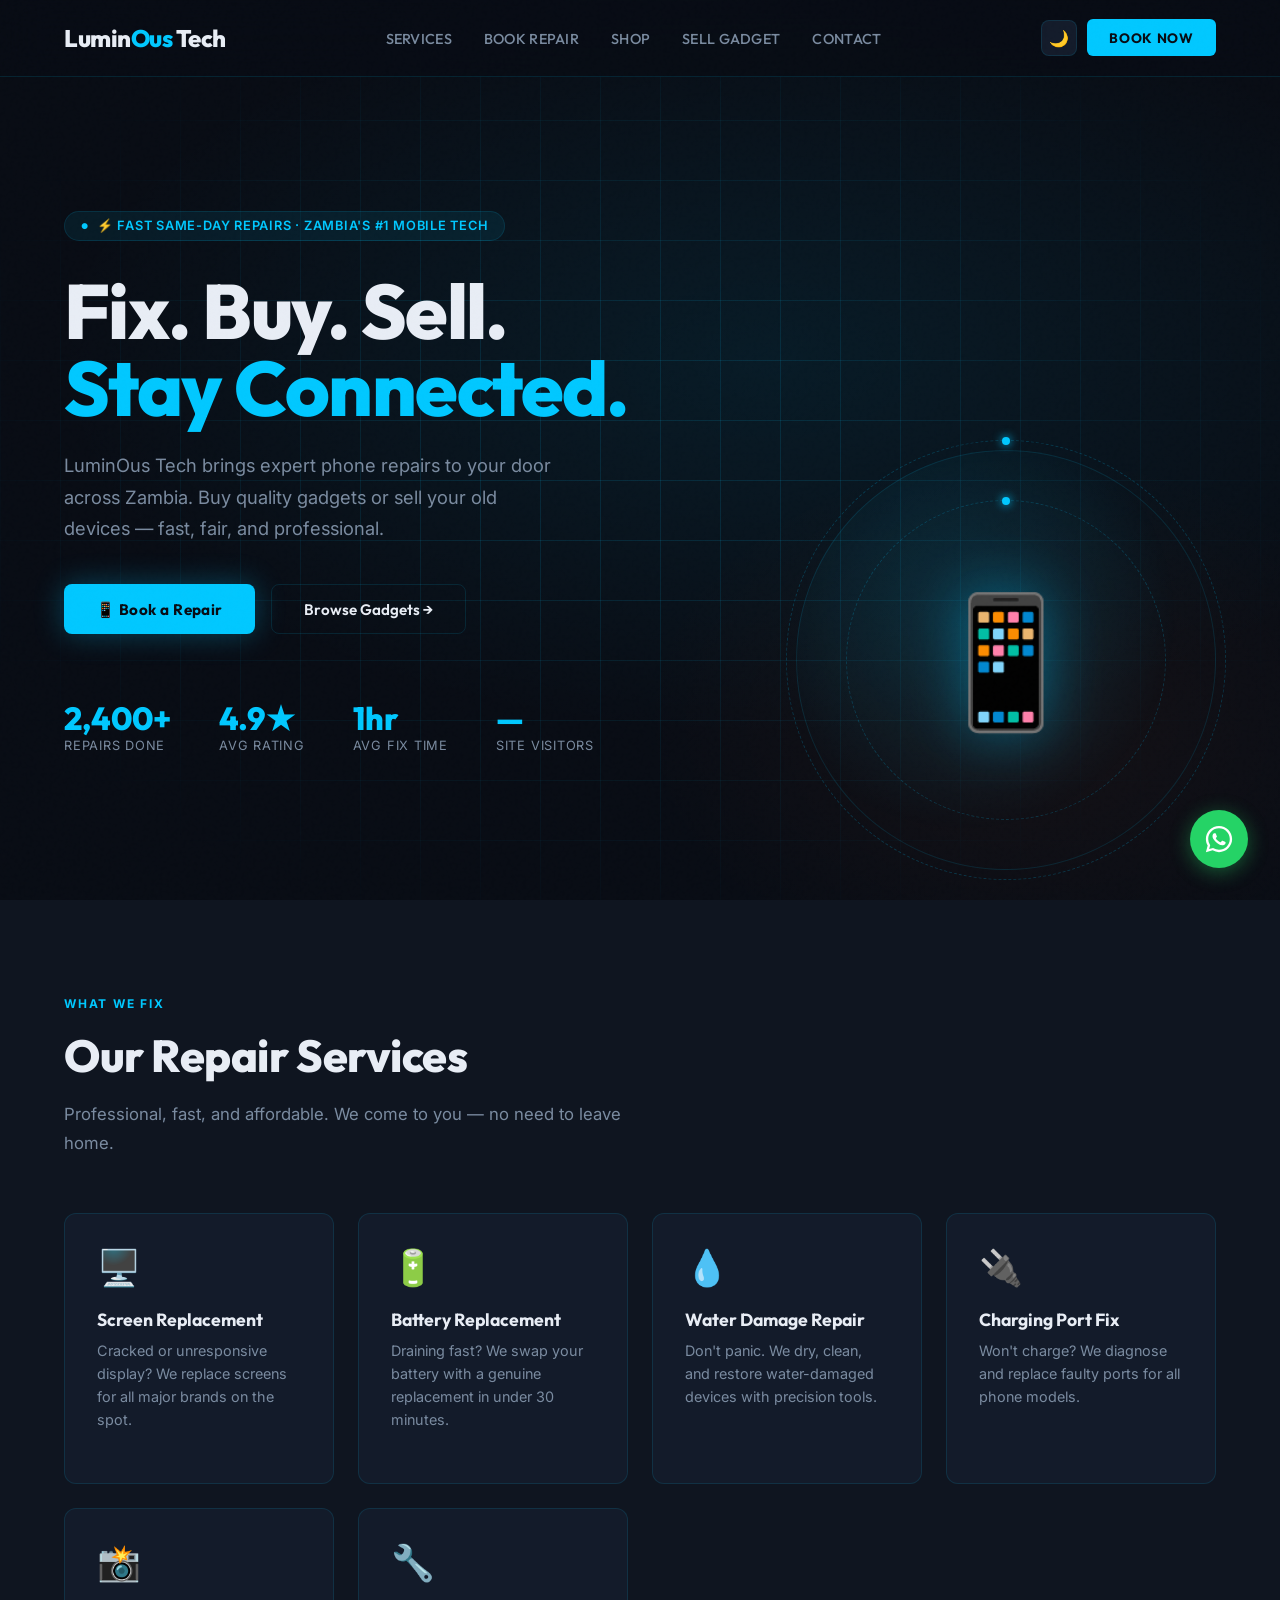
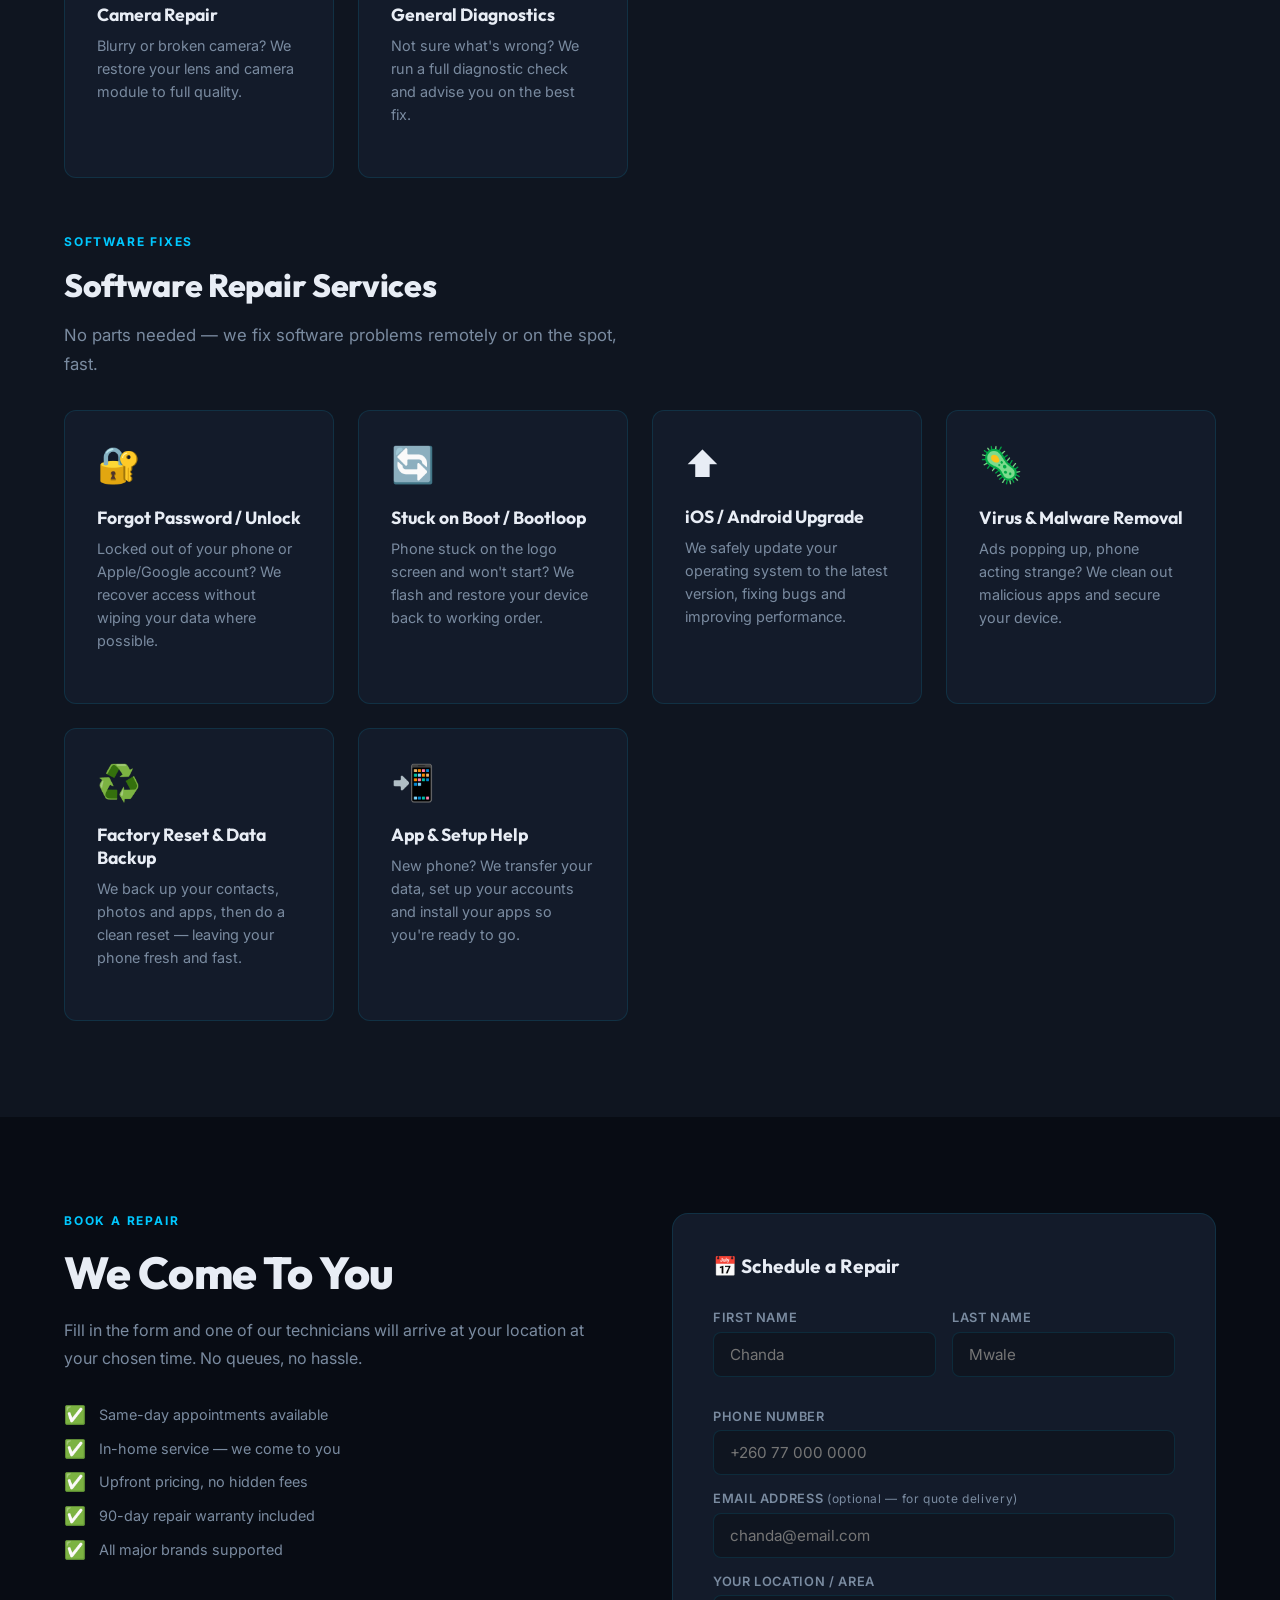
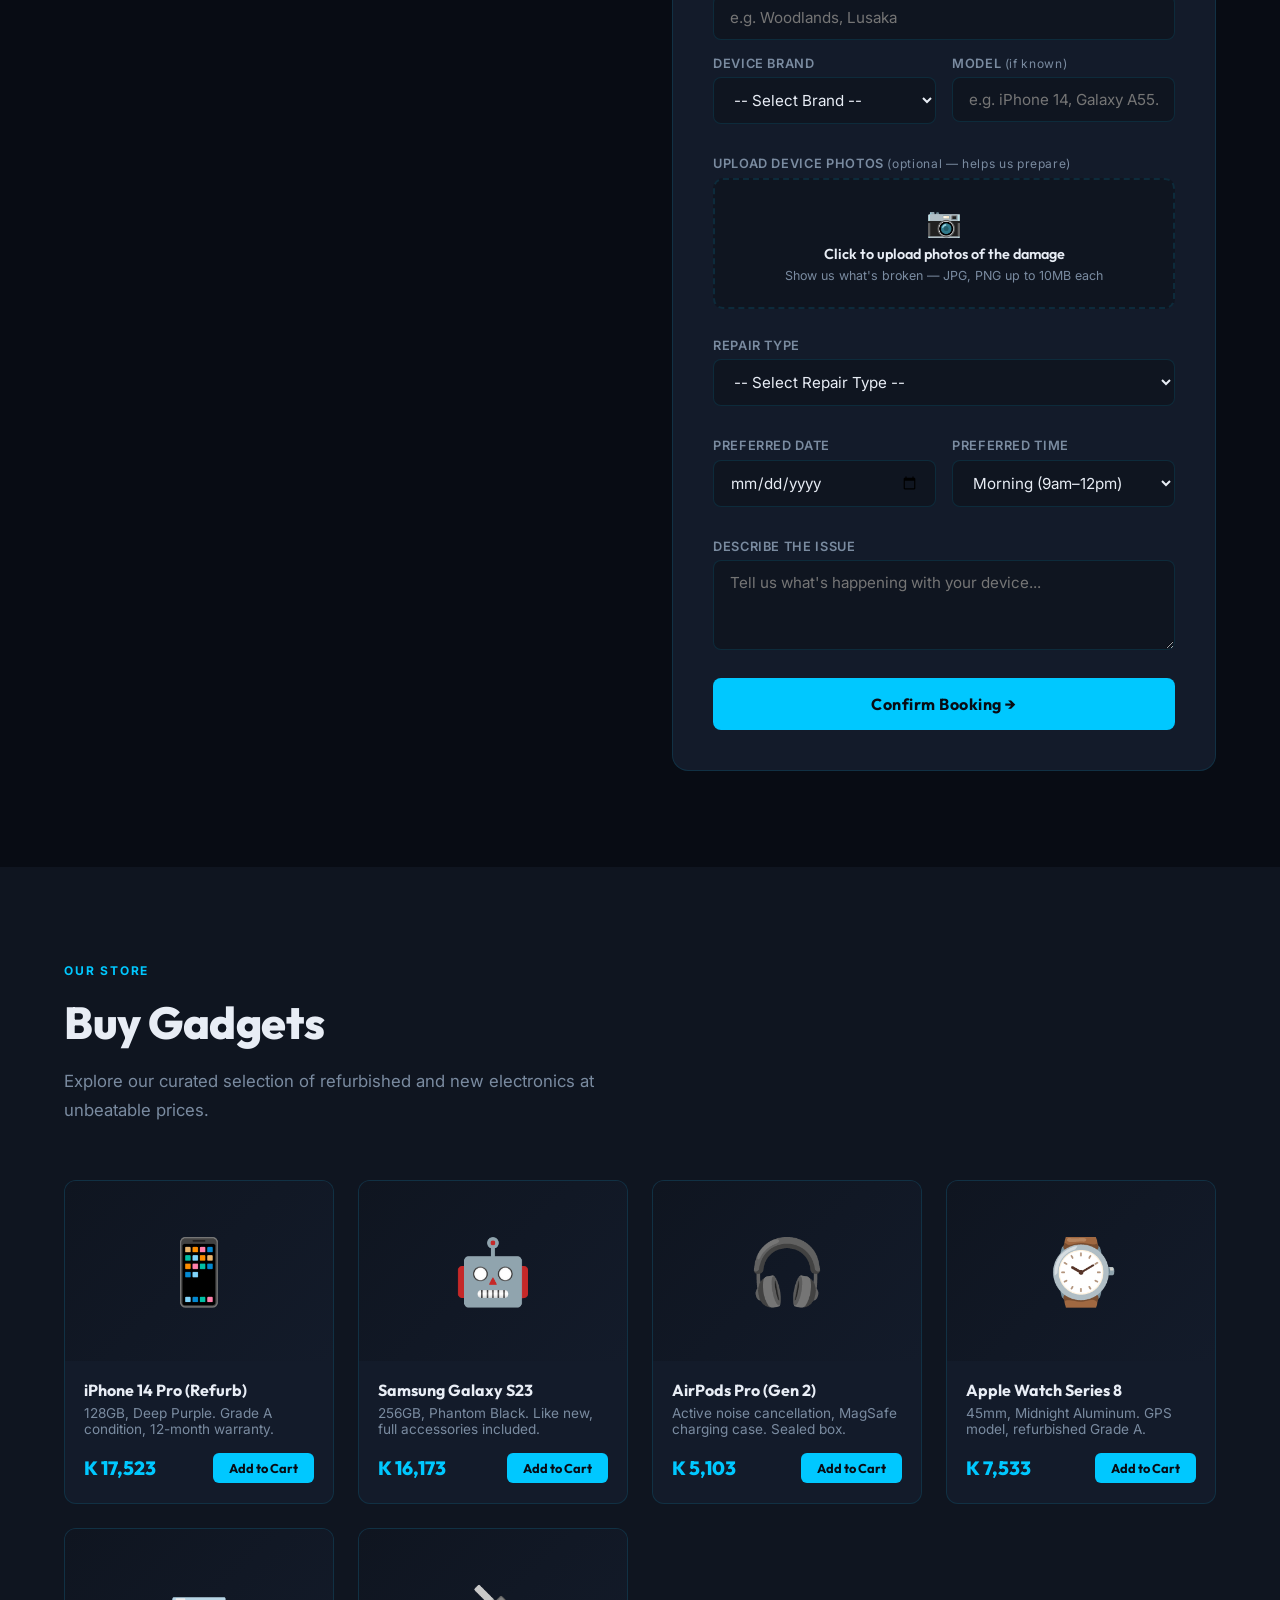
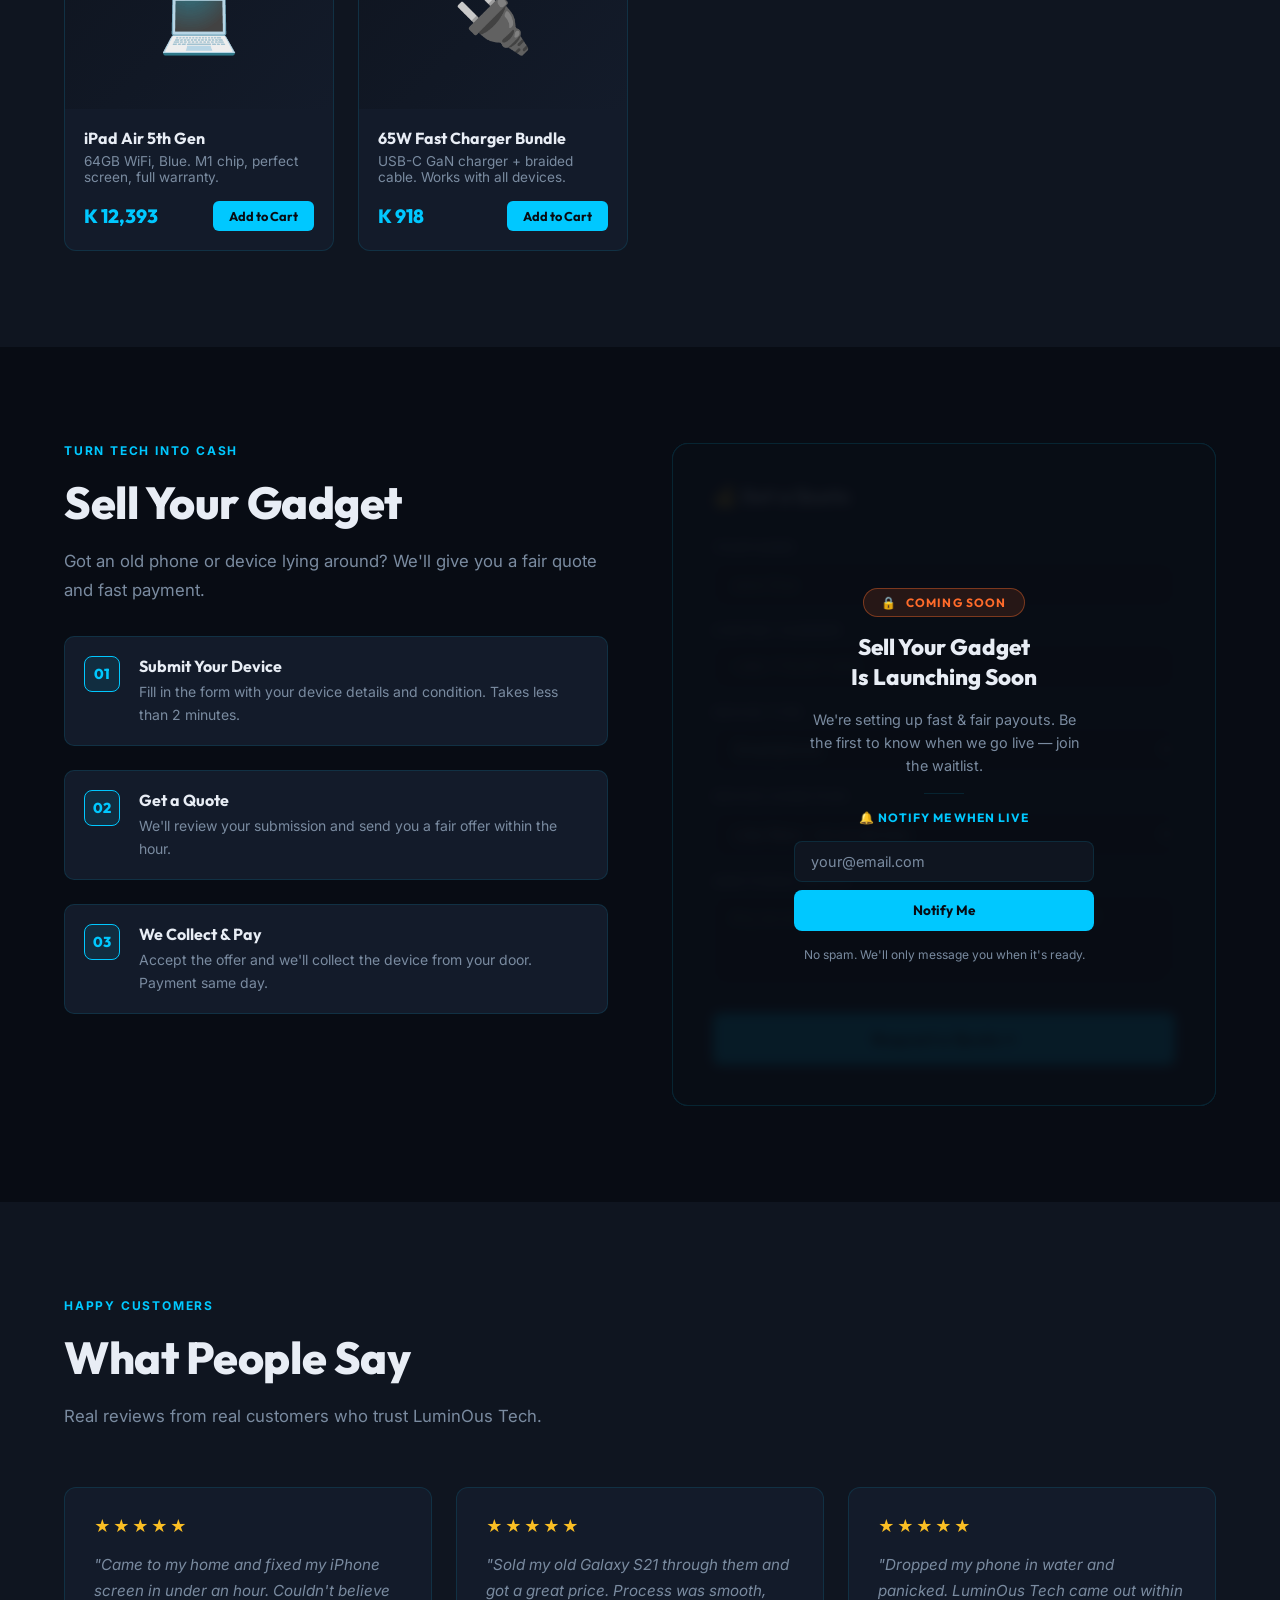
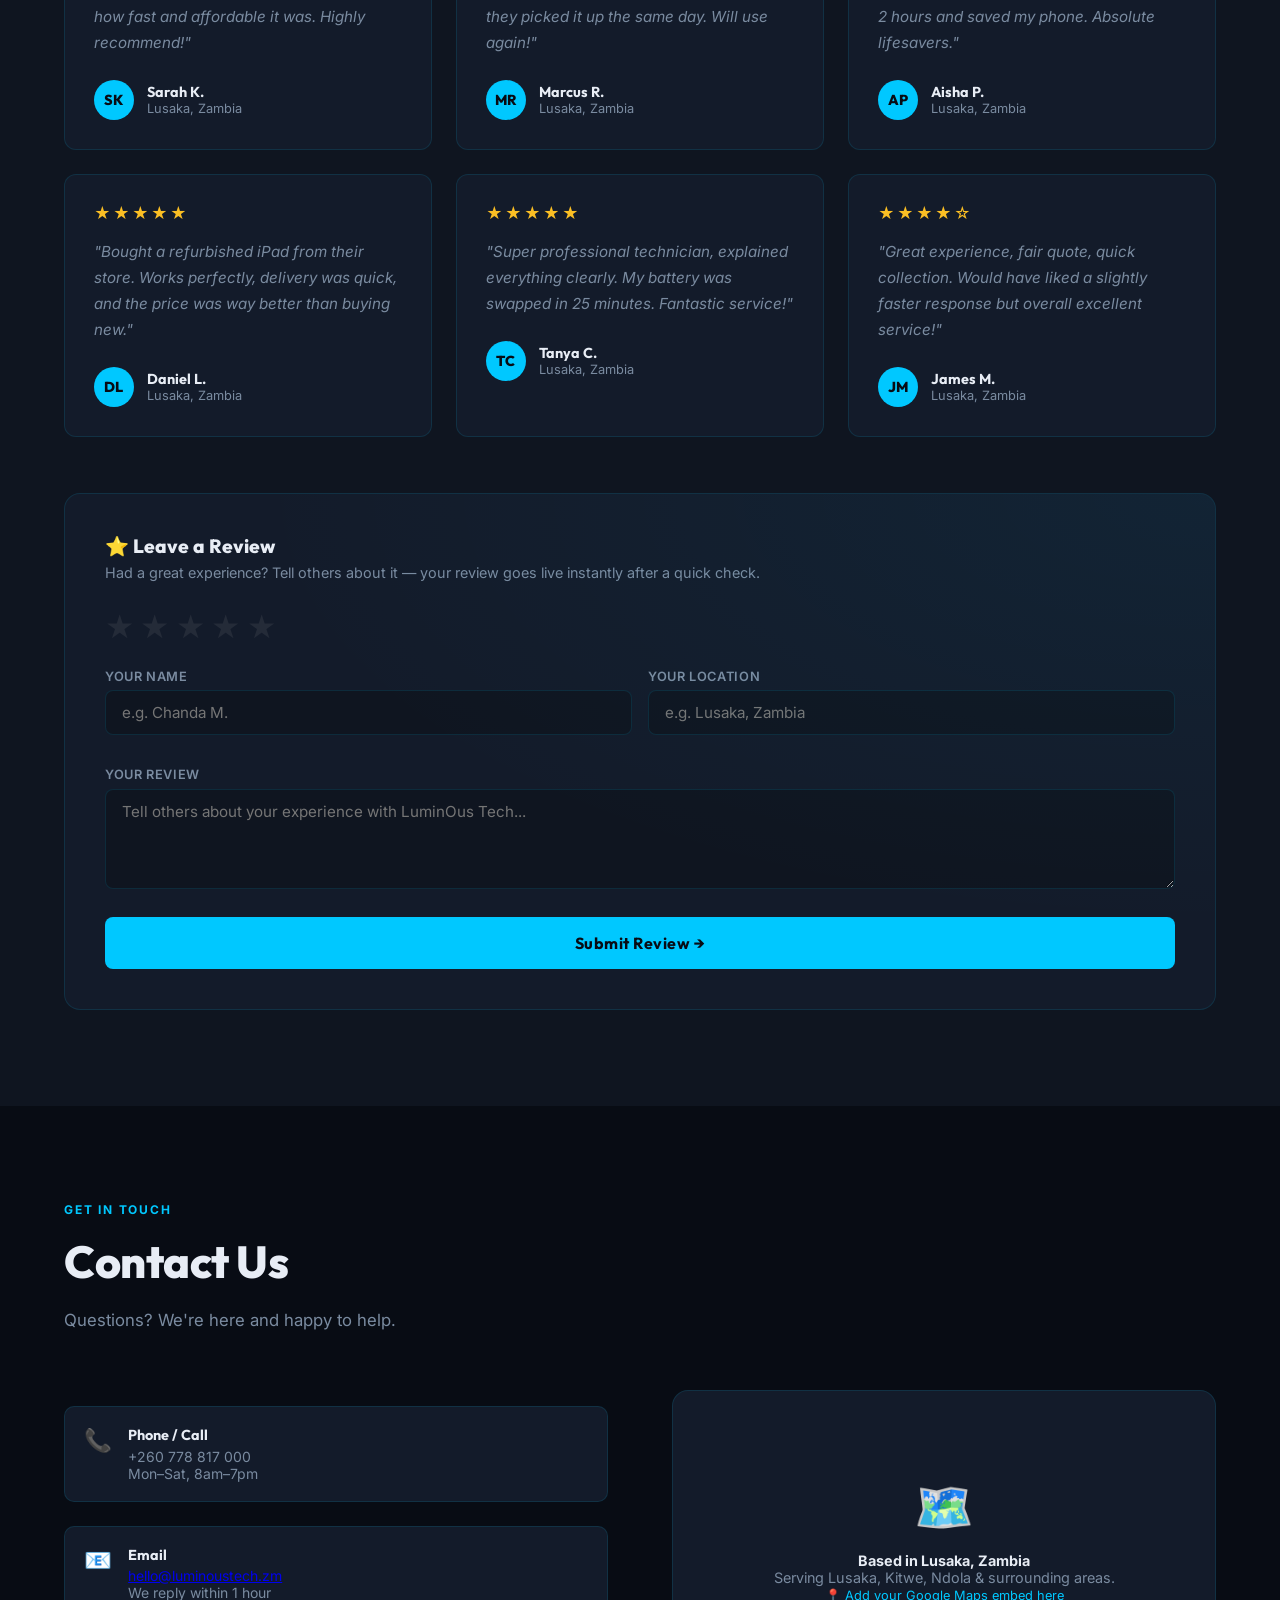
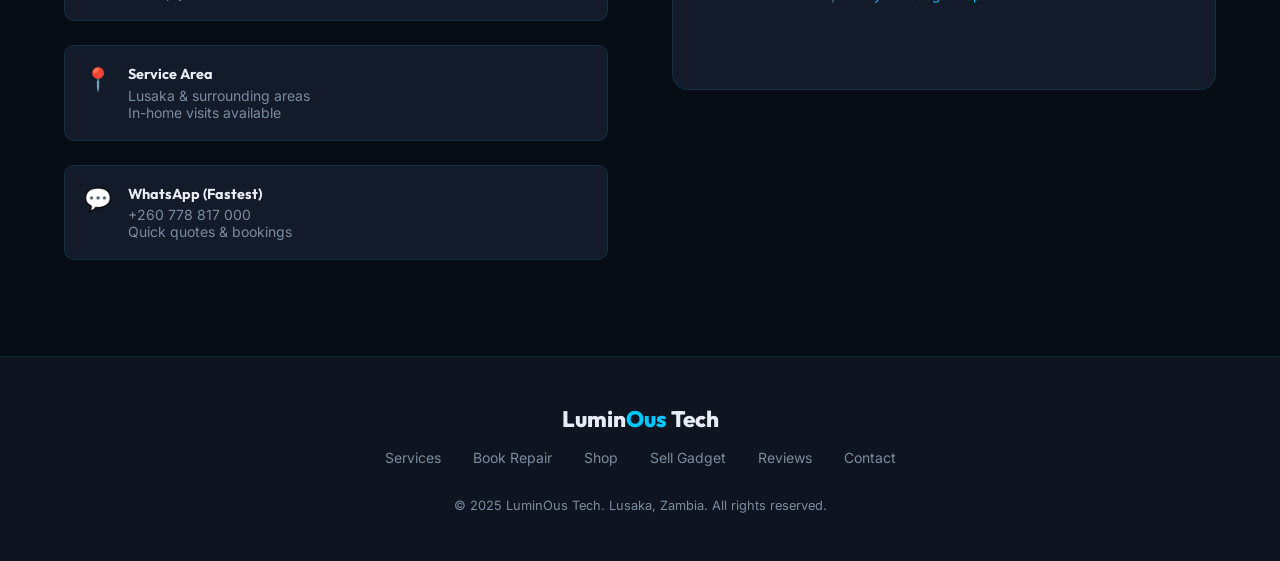
<file: index.html>
<!DOCTYPE html>
<html lang="en">
<head>
<meta charset="UTF-8"/>
<meta name="viewport" content="width=device-width, initial-scale=1.0"/>
<title>LuminOus Tech – Phone Repairs & Electronics</title>
<link href="https://fonts.googleapis.com/css2?family=Outfit:wght@400;500;600;700;800;900&family=Inter:wght@300;400;500;600&display=swap" rel="stylesheet"/>
<style>
  :root {
    --bg: #080c14;
    --surface: #0f1520;
    --card: #131b2a;
    --accent: #00c8ff;
    --accent2: #ff6b2b;
    --text: #e8edf5;
    --muted: #7a8ba0;
    --border: rgba(0,200,255,0.12);
    --glow: 0 0 40px rgba(0,200,255,0.15);
  }
  *, *::before, *::after { box-sizing: border-box; margin: 0; padding: 0; }
  html { scroll-behavior: smooth; }
  body {
    font-family: 'Inter', sans-serif;
    background: var(--bg);
    color: var(--text);
    overflow-x: hidden;
  }
  h1,h2,h3,h4,nav,button { font-family: 'Outfit', sans-serif; }

  /* NOISE OVERLAY */
  body::before {
    content: '';
    position: fixed; inset: 0;
    background-image: url("data:image/svg+xml,%3Csvg viewBox='0 0 256 256' xmlns='http://www.w3.org/2000/svg'%3E%3Cfilter id='noise'%3E%3CfeTurbulence type='fractalNoise' baseFrequency='0.9' numOctaves='4' stitchTiles='stitch'/%3E%3C/filter%3E%3Crect width='100%25' height='100%25' filter='url(%23noise)' opacity='0.04'/%3E%3C/svg%3E");
    pointer-events: none; z-index: 1000; opacity: 0.4;
  }

  /* NAV */
  nav {
    position: fixed; top: 0; left: 0; right: 0;
    display: flex; align-items: center; justify-content: space-between;
    padding: 1.2rem 4rem;
    background: rgba(8,12,20,0.85);
    backdrop-filter: blur(20px);
    border-bottom: 1px solid var(--border);
    z-index: 999;
  }
  .logo {
    font-size: 1.5rem; font-weight: 800; letter-spacing: -0.02em;
    color: var(--text);
  }
  .logo span { color: var(--accent); }
  .nav-links { display: flex; gap: 2rem; list-style: none; }
  .nav-links a {
    color: var(--muted); text-decoration: none; font-size: 0.9rem;
    font-weight: 500; letter-spacing: 0.02em; text-transform: uppercase;
    transition: color 0.2s;
  }
  .nav-links a:hover { color: var(--accent); }
  .nav-actions {
    display: flex; align-items: center; gap: 0.6rem;
  }
  .nav-cta {
    background: var(--accent); color: #080c14;
    border: none; padding: 0.6rem 1.4rem; border-radius: 6px;
    font-size: 0.85rem; font-weight: 700; cursor: pointer;
    letter-spacing: 0.05em; text-transform: uppercase;
    transition: background 0.2s, transform 0.2s;
  }
  .nav-cta:hover { background: #33d4ff; transform: translateY(-1px); }

  /* HERO */
  #hero {
    min-height: 100vh;
    display: flex; align-items: center;
    padding: 8rem 4rem 4rem;
    position: relative; overflow: hidden;
  }
  .hero-bg {
    position: absolute; inset: 0;
    background: radial-gradient(ellipse 80% 60% at 60% 40%, rgba(0,200,255,0.08) 0%, transparent 70%),
                radial-gradient(ellipse 50% 50% at 80% 80%, rgba(255,107,43,0.05) 0%, transparent 60%);
  }
  .hero-grid {
    position: absolute; inset: 0;
    background-image: linear-gradient(var(--border) 1px, transparent 1px),
                      linear-gradient(90deg, var(--border) 1px, transparent 1px);
    background-size: 60px 60px;
    mask-image: radial-gradient(ellipse at center, black 20%, transparent 80%);
  }
  .hero-content { position: relative; max-width: 680px; }
  .hero-badge {
    display: inline-flex; align-items: center; gap: 0.5rem;
    background: rgba(0,200,255,0.08); border: 1px solid var(--border);
    color: var(--accent); padding: 0.4rem 1rem; border-radius: 100px;
    font-size: 0.8rem; font-weight: 600; letter-spacing: 0.06em;
    text-transform: uppercase; margin-bottom: 2rem;
    animation: fadeUp 0.6s ease both;
  }
  .hero-badge::before { content: '●'; font-size: 0.5rem; animation: pulse 2s infinite; }
  @keyframes pulse { 0%,100%{opacity:1} 50%{opacity:0.3} }
  h1 {
    font-size: clamp(3rem, 6vw, 5.5rem);
    font-weight: 800; line-height: 1.0;
    letter-spacing: -0.02em; margin-bottom: 1.5rem;
    animation: fadeUp 0.7s 0.1s ease both;
  }
  h1 em { font-style: normal; color: var(--accent); }
  .hero-sub {
    font-size: 1.15rem; color: var(--muted); line-height: 1.7;
    max-width: 500px; margin-bottom: 2.5rem;
    animation: fadeUp 0.7s 0.2s ease both;
  }
  .hero-btns {
    display: flex; gap: 1rem; flex-wrap: wrap;
    animation: fadeUp 0.7s 0.3s ease both;
  }
  .btn-primary {
    background: var(--accent); color: #080c14;
    border: none; padding: 0.9rem 2rem; border-radius: 8px;
    font-family: 'Outfit', sans-serif; font-size: 0.95rem; font-weight: 700;
    cursor: pointer; letter-spacing: 0.03em;
    transition: all 0.2s; box-shadow: 0 0 30px rgba(0,200,255,0.3);
  }
  .btn-primary:hover { background: #33d4ff; transform: translateY(-2px); box-shadow: 0 0 40px rgba(0,200,255,0.5); }
  .btn-secondary {
    background: transparent; color: var(--text);
    border: 1px solid var(--border); padding: 0.9rem 2rem; border-radius: 8px;
    font-family: 'Outfit', sans-serif; font-size: 0.95rem; font-weight: 600;
    cursor: pointer; transition: all 0.2s;
  }
  .btn-secondary:hover { border-color: var(--accent); color: var(--accent); }
  .hero-stats {
    display: flex; gap: 3rem; margin-top: 4rem;
    animation: fadeUp 0.7s 0.4s ease both;
  }
  .stat-num { font-family: 'Outfit', sans-serif; font-size: 2rem; font-weight: 800; color: var(--accent); }
  .stat-label { font-size: 0.8rem; color: var(--muted); text-transform: uppercase; letter-spacing: 0.06em; }
  .hero-visual {
    position: absolute; right: 4rem; top: 50%; transform: translateY(-50%);
    width: 420px; height: 420px; animation: fadeUp 0.9s 0.2s ease both;
  }
  .phone-circle {
    width: 420px; height: 420px; border-radius: 50%;
    background: radial-gradient(circle at 40% 40%, rgba(0,200,255,0.15), transparent 60%);
    border: 1px solid var(--border);
    display: flex; align-items: center; justify-content: center;
    position: relative;
  }
  .phone-icon { font-size: 8rem; filter: drop-shadow(0 0 30px rgba(0,200,255,0.4)); }
  .orbit {
    position: absolute; border-radius: 50%; border: 1px dashed rgba(0,200,255,0.2);
    animation: spin 20s linear infinite;
  }
  .orbit-1 { width: 320px; height: 320px; }
  .orbit-2 { width: 440px; height: 440px; animation-direction: reverse; animation-duration: 30s; }
  .orbit-dot {
    width: 8px; height: 8px; background: var(--accent); border-radius: 50%;
    position: absolute; top: -4px; left: 50%; transform: translateX(-50%);
    box-shadow: 0 0 10px var(--accent);
  }
  @keyframes spin { from{transform:rotate(0deg)} to{transform:rotate(360deg)} }
  @keyframes fadeUp { from{opacity:0;transform:translateY(24px)} to{opacity:1;transform:translateY(0)} }

  /* SECTIONS */
  section { padding: 6rem 4rem; }
  .section-label {
    font-size: 0.75rem; font-weight: 700; letter-spacing: 0.15em;
    text-transform: uppercase; color: var(--accent); margin-bottom: 1rem;
  }
  .section-title {
    font-size: clamp(2rem, 3.5vw, 3rem); font-weight: 800;
    letter-spacing: -0.01em; margin-bottom: 1rem;
  }
  .section-sub { color: var(--muted); font-size: 1.05rem; line-height: 1.7; max-width: 560px; }
  .section-header { margin-bottom: 3.5rem; }

  /* SERVICES */
  #services { background: var(--surface); }
  .services-grid {
    display: grid; grid-template-columns: repeat(auto-fit, minmax(260px, 1fr));
    gap: 1.5rem;
  }
  .service-card {
    background: var(--card); border: 1px solid var(--border);
    border-radius: 12px; padding: 2rem;
    transition: all 0.3s; cursor: default;
    position: relative; overflow: hidden;
  }
  .service-card::before {
    content: ''; position: absolute; inset: 0;
    background: radial-gradient(circle at 0% 0%, rgba(0,200,255,0.06), transparent 60%);
    opacity: 0; transition: opacity 0.3s;
  }
  .service-card:hover { border-color: rgba(0,200,255,0.35); transform: translateY(-4px); box-shadow: var(--glow); }
  .service-card:hover::before { opacity: 1; }
  .service-icon { font-size: 2.2rem; margin-bottom: 1.2rem; }
  .service-name { font-family: 'Outfit', sans-serif; font-size: 1.1rem; font-weight: 700; margin-bottom: 0.5rem; }
  .service-desc { color: var(--muted); font-size: 0.9rem; line-height: 1.6; margin-bottom: 1.2rem; }

  /* BOOKING */
  #booking { background: var(--bg); }
  .booking-wrap {
    display: grid; grid-template-columns: 1fr 1fr; gap: 4rem; align-items: start;
  }
  .booking-info h3 { font-size: 1.4rem; font-weight: 700; margin-bottom: 1rem; }
  .booking-info p { color: var(--muted); line-height: 1.7; margin-bottom: 2rem; }
  .booking-perks { list-style: none; display: flex; flex-direction: column; gap: 0.8rem; }
  .booking-perks li { display: flex; align-items: center; gap: 0.8rem; color: var(--muted); font-size: 0.9rem; }
  .perk-icon { color: var(--accent); font-size: 1.1rem; }
  .booking-form {
    background: var(--card); border: 1px solid var(--border);
    border-radius: 16px; padding: 2.5rem;
  }
  .form-title { font-family: 'Outfit', sans-serif; font-size: 1.2rem; font-weight: 700; margin-bottom: 2rem; }
  .form-row { display: grid; grid-template-columns: 1fr 1fr; gap: 1rem; margin-bottom: 1rem; }
  .form-group { margin-bottom: 1rem; }
  .form-group label { display: block; font-size: 0.8rem; font-weight: 600; color: var(--muted); margin-bottom: 0.4rem; letter-spacing: 0.05em; text-transform: uppercase; }
  .form-group input, .form-group select, .form-group textarea {
    width: 100%; background: var(--surface); border: 1px solid var(--border);
    border-radius: 8px; padding: 0.75rem 1rem; color: var(--text);
    font-family: 'Inter', sans-serif; font-size: 0.95rem;
    transition: border-color 0.2s; outline: none;
  }
  .form-group input:focus, .form-group select:focus, .form-group textarea:focus {
    border-color: var(--accent); box-shadow: 0 0 0 3px rgba(0,200,255,0.08);
  }
  .form-group textarea { resize: vertical; min-height: 90px; }
  .form-group select option { background: #131b2a; }
  .form-submit {
    width: 100%; background: var(--accent); color: #080c14;
    border: none; padding: 1rem; border-radius: 8px;
    font-family: 'Outfit', sans-serif; font-size: 1rem; font-weight: 700;
    cursor: pointer; letter-spacing: 0.03em; margin-top: 0.5rem;
    transition: all 0.2s;
  }
  .form-submit:hover { background: #33d4ff; transform: translateY(-1px); }

  /* SHOP */
  #shop { background: var(--surface); }
  .shop-grid { display: grid; grid-template-columns: repeat(auto-fill, minmax(240px, 1fr)); gap: 1.5rem; }
  .product-card {
    background: var(--card); border: 1px solid var(--border); border-radius: 12px;
    overflow: hidden; transition: all 0.3s; cursor: pointer;
  }
  .product-card:hover { border-color: rgba(0,200,255,0.35); transform: translateY(-4px); box-shadow: var(--glow); }
  .product-img {
    height: 180px; display: flex; align-items: center; justify-content: center;
    background: linear-gradient(135deg, #0f1520, #131b2a);
    font-size: 4rem;
  }
  .product-info { padding: 1.2rem; }
  .product-name { font-family: 'Outfit', sans-serif; font-weight: 700; margin-bottom: 0.3rem; }
  .product-desc { color: var(--muted); font-size: 0.85rem; margin-bottom: 1rem; }
  .product-footer { display: flex; align-items: center; justify-content: space-between; }
  .product-price { font-family: 'Outfit', sans-serif; font-size: 1.2rem; font-weight: 800; color: var(--accent); }
  .add-btn {
    background: var(--accent); color: #080c14; border: none;
    padding: 0.45rem 1rem; border-radius: 6px;
    font-family: 'Outfit', sans-serif; font-size: 0.8rem; font-weight: 700;
    cursor: pointer; transition: background 0.2s;
  }
  .add-btn:hover { background: #33d4ff; }

  /* SELL GADGET */
  #sell { background: var(--bg); }
  .sell-wrap {
    display: grid; grid-template-columns: 1fr 1fr; gap: 4rem; align-items: start;
  }
  .sell-steps { display: flex; flex-direction: column; gap: 1.5rem; margin-top: 1rem; }
  .step {
    display: flex; gap: 1.2rem; align-items: flex-start;
    padding: 1.2rem; background: var(--card); border: 1px solid var(--border);
    border-radius: 10px;
  }
  .step-num {
    width: 36px; height: 36px; background: rgba(0,200,255,0.1);
    border: 1px solid var(--accent); border-radius: 8px;
    display: flex; align-items: center; justify-content: center;
    font-family: 'Outfit', sans-serif; font-weight: 800; color: var(--accent);
    flex-shrink: 0; font-size: 0.9rem;
  }
  .step-text h4 { font-family: 'Outfit', sans-serif; font-weight: 700; margin-bottom: 0.3rem; }
  .step-text p { color: var(--muted); font-size: 0.875rem; line-height: 1.6; }
  .sell-form {
    background: var(--card); border: 1px solid var(--border);
    border-radius: 16px; padding: 2.5rem;
  }

  /* TESTIMONIALS */
  #testimonials { background: var(--surface); }
  .testi-grid { display: grid; grid-template-columns: repeat(auto-fit, minmax(280px, 1fr)); gap: 1.5rem; }
  .testi-card {
    background: var(--card); border: 1px solid var(--border); border-radius: 12px; padding: 1.8rem;
    transition: all 0.3s;
  }
  .testi-card:hover { border-color: rgba(0,200,255,0.3); transform: translateY(-3px); }
  .stars { color: #fbbf24; font-size: 1rem; margin-bottom: 1rem; letter-spacing: 2px; }
  .testi-text { color: var(--muted); line-height: 1.7; font-size: 0.95rem; margin-bottom: 1.5rem; font-style: italic; }
  .testi-author { display: flex; align-items: center; gap: 0.8rem; }
  .author-avatar {
    width: 40px; height: 40px; border-radius: 50%; background: var(--accent);
    display: flex; align-items: center; justify-content: center;
    font-family: 'Outfit', sans-serif; font-weight: 800; font-size: 0.9rem; color: #080c14;
  }
  .author-name { font-family: 'Outfit', sans-serif; font-weight: 700; font-size: 0.9rem; }
  .author-loc { font-size: 0.8rem; color: var(--muted); }

  /* CONTACT */
  #contact { background: var(--bg); }
  .contact-wrap { display: grid; grid-template-columns: 1fr 1fr; gap: 4rem; }
  .contact-info { display: flex; flex-direction: column; gap: 1.5rem; margin-top: 1rem; }
  .contact-item {
    display: flex; gap: 1rem; align-items: flex-start;
    padding: 1.2rem; background: var(--card); border: 1px solid var(--border); border-radius: 10px;
  }
  .contact-icon { font-size: 1.4rem; }
  .contact-text h4 { font-family: 'Outfit', sans-serif; font-weight: 700; margin-bottom: 0.2rem; font-size: 0.9rem; }
  .contact-text p { color: var(--muted); font-size: 0.875rem; }
  .map-placeholder {
    background: var(--card); border: 1px solid var(--border); border-radius: 16px;
    height: 300px; display: flex; align-items: center; justify-content: center;
    color: var(--muted); flex-direction: column; gap: 1rem;
  }
  .map-placeholder .map-icon { font-size: 3rem; }

  /* FOOTER */
  footer {
    background: var(--surface); border-top: 1px solid var(--border);
    padding: 3rem 4rem; text-align: center;
  }
  .footer-logo { font-family: 'Outfit', sans-serif; font-size: 1.4rem; font-weight: 800; margin-bottom: 1rem; }
  .footer-logo span { color: var(--accent); }
  .footer-links { display: flex; justify-content: center; gap: 2rem; margin-bottom: 2rem; flex-wrap: wrap; }
  .footer-links a { color: var(--muted); text-decoration: none; font-size: 0.875rem; transition: color 0.2s; }
  .footer-links a:hover { color: var(--accent); }
  .footer-copy { color: var(--muted); font-size: 0.8rem; }

  /* PHOTO UPLOAD */
  .photo-upload {
    border: 2px dashed var(--border); border-radius: 10px;
    padding: 1.5rem; text-align: center; cursor: pointer;
    transition: all 0.2s; background: var(--surface);
  }
  .photo-upload:hover { border-color: var(--accent); background: rgba(0,200,255,0.04); }
  .photo-upload-icon { font-size: 1.8rem; margin-bottom: 0.4rem; }
  .photo-upload-text { font-family: 'Outfit', sans-serif; font-weight: 600; font-size: 0.9rem; margin-bottom: 0.3rem; }
  .photo-upload-hint { font-size: 0.78rem; color: var(--muted); }
  .photo-preview { display: flex; flex-wrap: wrap; gap: 0.6rem; margin-top: 0.8rem; }
  .photo-thumb {
    width: 70px; height: 70px; border-radius: 8px; object-fit: cover;
    border: 1px solid var(--border);
  }

  .nav-theme-btn {
    background: var(--card); border: 1px solid var(--border);
    width: 36px; height: 36px; border-radius: 8px;
    font-size: 1rem; cursor: pointer; transition: all 0.2s;
    display: flex; align-items: center; justify-content: center;
  }
  .nav-theme-btn:hover { border-color: var(--accent); transform: rotate(20deg); }

  /* WHATSAPP FLOAT */
  .wa-float {
    position: fixed; bottom: 2rem; right: 2rem;
    width: 58px; height: 58px; border-radius: 50%;
    background: #25D366; border: none; cursor: pointer;
    display: flex; align-items: center; justify-content: center;
    font-size: 1.6rem; z-index: 9998;
    box-shadow: 0 4px 20px rgba(37,211,102,0.4);
    animation: waPulse 2.5s infinite;
    transition: transform 0.2s;
    text-decoration: none;
  }
  .wa-float:hover { transform: scale(1.1); }
  @keyframes waPulse {
    0%,100% { box-shadow: 0 4px 20px rgba(37,211,102,0.4); }
    50% { box-shadow: 0 4px 35px rgba(37,211,102,0.7); }
  }
  .wa-tooltip {
    position: fixed; bottom: 2.4rem; right: 5.5rem;
    background: var(--card); border: 1px solid var(--border);
    color: var(--text); padding: 0.5rem 1rem; border-radius: 8px;
    font-family: 'Outfit', sans-serif; font-size: 0.8rem; font-weight: 600;
    white-space: nowrap; z-index: 9997; pointer-events: none;
    opacity: 0; transition: opacity 0.3s;
  }
  .wa-float:hover + .wa-tooltip { opacity: 1; }

  /* ZAMBIA BADGE */
  .zambia-badge {
    display: inline-flex; align-items: center; gap: 0.4rem;
    background: rgba(0,200,255,0.06); border: 1px solid var(--border);
    color: var(--muted); padding: 0.3rem 0.8rem; border-radius: 100px;
    font-size: 0.75rem; margin-left: 1rem;
  }

  .toast {
    position: fixed; bottom: 2rem; right: 2rem;
    background: var(--accent); color: #080c14;
    padding: 1rem 1.5rem; border-radius: 10px;
    font-family: 'Outfit', sans-serif; font-weight: 700;
    transform: translateY(100px); opacity: 0;
    transition: all 0.4s; z-index: 9999;
  }
  .toast.show { transform: translateY(0); opacity: 1; }

  /* HAMBURGER */
  .hamburger {
    display: none; flex-direction: column; gap: 5px;
    background: none; border: none; cursor: pointer; padding: 4px; z-index: 1001;
  }
  .hamburger span {
    display: block; width: 24px; height: 2px;
    background: var(--text); border-radius: 2px;
    transition: all 0.3s;
  }
  .hamburger.open span:nth-child(1) { transform: translateY(7px) rotate(45deg); }
  .hamburger.open span:nth-child(2) { opacity: 0; }
  .hamburger.open span:nth-child(3) { transform: translateY(-7px) rotate(-45deg); }

  .mobile-menu {
    display: none; position: fixed; inset: 0; top: 60px;
    background: var(--menu-bg, rgba(8,12,20,0.98)); backdrop-filter: blur(20px);
    flex-direction: column; align-items: center; justify-content: flex-start;
    gap: 0; z-index: 998; padding: 2.5rem 1.5rem 3rem;
    overflow-y: auto;
    transition: background 0.3s;
  }
  .mobile-menu.open { display: flex; }

  /* Nav links */
  .mobile-menu .menu-links { display: flex; flex-direction: column; align-items: center; gap: 1.4rem; margin-bottom: 2rem; width: 100%; }
  .mobile-menu .menu-links a {
    color: var(--text); text-decoration: none;
    font-family: 'Outfit', sans-serif; font-size: 1.6rem; font-weight: 700;
    letter-spacing: -0.01em; transition: color 0.2s;
  }
  .mobile-menu .menu-links a:hover { color: var(--accent); }

  /* Divider */
  .menu-divider {
    width: 60px; height: 1px;
    background: var(--border); margin: 0.5rem 0 1.5rem;
  }

  /* Call & WhatsApp buttons */
  .menu-contact-btns {
    display: flex; gap: 0.8rem; margin-bottom: 1.5rem; width: 100%; max-width: 320px;
  }
  .menu-call-btn, .menu-wa-btn {
    flex: 1; display: flex; align-items: center; justify-content: center; gap: 0.5rem;
    padding: 0.75rem 1rem; border-radius: 10px;
    font-family: 'Outfit', sans-serif; font-size: 0.9rem; font-weight: 700;
    text-decoration: none; border: none; cursor: pointer; transition: all 0.2s;
  }
  .menu-call-btn {
    background: rgba(0,200,255,0.1); border: 1px solid var(--border);
    color: var(--accent);
  }
  .menu-call-btn:hover { background: rgba(0,200,255,0.2); }
  .menu-wa-btn {
    background: #25D366; color: #fff;
  }
  .menu-wa-btn:hover { background: #1fb855; }
  .menu-wa-btn svg, .menu-call-btn svg { flex-shrink: 0; }

  /* Book Now CTA */
  .mobile-cta {
    background: var(--accent); color: #080c14;
    border: none; padding: 0.9rem 2.5rem; border-radius: 8px;
    font-family: 'Outfit', sans-serif; font-size: 1rem; font-weight: 700;
    cursor: pointer; margin-bottom: 1.5rem; width: 100%; max-width: 320px;
    transition: background 0.2s;
  }
  .mobile-cta:hover { background: #33d4ff; }

  /* Social links */
  .menu-socials {
    display: flex; gap: 1rem; margin-bottom: 1.5rem;
  }
  .menu-social-btn {
    width: 44px; height: 44px; border-radius: 10px;
    display: flex; align-items: center; justify-content: center;
    background: rgba(255,255,255,0.06); border: 1px solid var(--border);
    color: var(--text); text-decoration: none;
    transition: all 0.2s;
  }
  .menu-social-btn:hover { border-color: var(--accent); color: var(--accent); transform: translateY(-2px); }
  .menu-social-btn.fb:hover { border-color: #1877F2; color: #1877F2; }
  .menu-social-btn.ig:hover { border-color: #E1306C; color: #E1306C; }
  .menu-social-btn.tk:hover { border-color: #69C9D0; color: #69C9D0; }

  /* Dark/Light mode toggle */
  .menu-theme-toggle {
    display: flex; align-items: center; gap: 0.8rem;
    background: rgba(255,255,255,0.05); border: 1px solid var(--border);
    border-radius: 100px; padding: 0.4rem 1rem;
    font-family: 'Outfit', sans-serif; font-size: 0.8rem; font-weight: 600;
    color: var(--muted); cursor: pointer; transition: all 0.2s;
    user-select: none;
  }
  .menu-theme-toggle:hover { border-color: var(--accent); color: var(--text); }
  .theme-track {
    width: 36px; height: 20px; border-radius: 100px;
    background: var(--border); position: relative; transition: background 0.3s;
    flex-shrink: 0;
  }
  .theme-track.on { background: var(--accent); }
  .theme-thumb {
    width: 14px; height: 14px; border-radius: 50%; background: white;
    position: absolute; top: 3px; left: 3px; transition: transform 0.3s;
  }
  .theme-track.on .theme-thumb { transform: translateX(16px); }

  /* Light mode overrides */
  body.light-mode {
    --bg: #eef1f7;
    --surface: #e0e5ef;
    --card: #f8f9fc;
    --text: #0a0f1e;
    --muted: #374151;
    --border: rgba(30,80,160,0.15);
    --glow: 0 0 40px rgba(0,150,200,0.12);
    --menu-bg: rgba(238,241,247,0.98);
  }

  /* Nav */
  body.light-mode nav {
    background: rgba(238,241,247,0.92);
    border-bottom: 1px solid rgba(30,80,160,0.15);
    box-shadow: 0 2px 12px rgba(0,0,0,0.06);
  }
  body.light-mode .logo { color: #0a0f1e; }
  body.light-mode .logo span { color: var(--accent); }
  body.light-mode .nav-links a { color: #374151; }
  body.light-mode .nav-links a:hover { color: var(--accent); }
  body.light-mode .hamburger span { background: #0a0f1e; }
  body.light-mode .nav-theme-btn {
    background: #e0e5ef; border-color: rgba(30,80,160,0.2);
  }

  /* Hero */
  body.light-mode .hero-grid { opacity: 0.15; }
  body.light-mode .hero-sub { color: #374151; }
  body.light-mode .hero-badge {
    background: rgba(0,150,200,0.1); border-color: rgba(0,150,200,0.3);
  }
  body.light-mode .stat-label { color: #374151; }
  body.light-mode .btn-secondary {
    border-color: rgba(30,80,160,0.3); color: #0a0f1e;
  }
  body.light-mode .btn-secondary:hover { border-color: var(--accent); color: var(--accent); }

  /* Cards & Sections */
  body.light-mode .service-card {
    background: #f8f9fc;
    border-color: rgba(30,80,160,0.15);
    box-shadow: 0 2px 8px rgba(0,0,0,0.05);
  }
  body.light-mode .service-card:hover {
    box-shadow: 0 4px 20px rgba(0,150,200,0.15);
  }
  body.light-mode .service-name { color: #0a0f1e; }
  body.light-mode .service-desc { color: #374151; }
  body.light-mode .section-sub { color: #374151; }
  body.light-mode .section-label { color: var(--accent); }

  /* Booking & Forms */
  body.light-mode .booking-form,
  body.light-mode .sell-form {
    background: #f8f9fc;
    border-color: rgba(30,80,160,0.15);
    box-shadow: 0 2px 12px rgba(0,0,0,0.05);
  }
  body.light-mode .form-title { color: #0a0f1e; }
  body.light-mode .form-group label { color: #374151; }
  body.light-mode .form-group input,
  body.light-mode .form-group select,
  body.light-mode .form-group textarea {
    background: #eef1f7;
    border-color: rgba(30,80,160,0.2);
    color: #0a0f1e;
  }
  body.light-mode .form-group input:focus,
  body.light-mode .form-group select:focus,
  body.light-mode .form-group textarea:focus {
    border-color: var(--accent);
    background: #fff;
  }
  body.light-mode .form-group select option { background: #f8f9fc; color: #0a0f1e; }
  body.light-mode .booking-perks li { color: #374151; }
  body.light-mode .booking-info p { color: #374151; }
  body.light-mode .perk-icon { color: var(--accent); }

  /* Shop */
  body.light-mode .product-card {
    background: #f8f9fc;
    border-color: rgba(30,80,160,0.15);
    box-shadow: 0 2px 8px rgba(0,0,0,0.05);
  }
  body.light-mode .product-name { color: #0a0f1e; }
  body.light-mode .product-img {
    background: linear-gradient(135deg, #e0e5ef, #eef1f7);
  }

  /* Steps */
  body.light-mode .step {
    background: #f8f9fc;
    border-color: rgba(30,80,160,0.15);
    box-shadow: 0 2px 8px rgba(0,0,0,0.04);
  }
  body.light-mode .step-text h4 { color: #0a0f1e; }
  body.light-mode .step-text p { color: #374151; }

  /* Testimonials */
  body.light-mode .testi-card {
    background: #f8f9fc;
    border-color: rgba(30,80,160,0.15);
    box-shadow: 0 2px 8px rgba(0,0,0,0.04);
  }
  body.light-mode .testi-text { color: #374151; }
  body.light-mode .author-name { color: #0a0f1e; }
  body.light-mode .author-loc { color: #6b7280; }

  /* Review form */
  body.light-mode .review-form-wrap {
    background: #f8f9fc;
    border-color: rgba(30,80,160,0.15);
    box-shadow: 0 2px 12px rgba(0,0,0,0.05);
  }
  body.light-mode .review-form-title { color: #0a0f1e; }
  body.light-mode .review-form-sub { color: #374151; }

  /* Contact */
  body.light-mode .contact-item {
    background: #f8f9fc;
    border-color: rgba(30,80,160,0.15);
    box-shadow: 0 2px 8px rgba(0,0,0,0.04);
  }
  body.light-mode .contact-text h4 { color: #0a0f1e; }
  body.light-mode .contact-text p { color: #374151; }
  body.light-mode .map-placeholder {
    background: #f8f9fc;
    border-color: rgba(30,80,160,0.15);
    color: #374151;
  }

  /* Footer */
  body.light-mode footer {
    background: #e0e5ef;
    border-top-color: rgba(30,80,160,0.15);
  }
  body.light-mode .footer-logo { color: #0a0f1e; }
  body.light-mode .footer-links a { color: #374151; }
  body.light-mode .footer-links a:hover { color: var(--accent); }
  body.light-mode .footer-copy { color: #6b7280; }

  /* Photo upload */
  body.light-mode .photo-upload {
    background: #eef1f7;
    border-color: rgba(30,80,160,0.2);
  }
  body.light-mode .photo-upload-text { color: #0a0f1e; }
  body.light-mode .photo-upload-hint { color: #374151; }

  /* Mobile menu */
  body.light-mode .menu-theme-toggle {
    color: #374151; border-color: rgba(30,80,160,0.2);
    background: rgba(30,80,160,0.05);
  }
  body.light-mode .menu-social-btn {
    background: rgba(30,80,160,0.06);
    border-color: rgba(30,80,160,0.15);
    color: #374151;
  }
  body.light-mode .menu-call-btn {
    background: rgba(0,150,200,0.08);
    border-color: rgba(0,150,200,0.25);
  }

  /* Coming soon overlay */
  body.light-mode .coming-soon-overlay {
    background: rgba(238,241,247,0.96);
    border-color: rgba(30,80,160,0.2);
  }
  body.light-mode .cs-sub { color: #374151; }
  body.light-mode .cs-input {
    background: #eef1f7; border-color: rgba(30,80,160,0.2); color: #0a0f1e;
  }
  .sell-form-wrap {
    position: relative;
  }
  .coming-soon-overlay {
    position: absolute; inset: 0;
    background: rgba(8,12,20,0.92);
    backdrop-filter: blur(6px);
    border-radius: 16px;
    display: flex; flex-direction: column;
    align-items: center; justify-content: center;
    z-index: 10; gap: 1rem; padding: 2rem 1.5rem;
    border: 1px solid var(--border);
    overflow: hidden; box-sizing: border-box;
  }
  body.light-mode .coming-soon-overlay {
    background: rgba(240,244,248,0.93);
  }
  .cs-badge {
    display: inline-flex; align-items: center; gap: 0.5rem;
    background: rgba(255,107,43,0.12); border: 1px solid rgba(255,107,43,0.4);
    color: #ff6b2b; padding: 0.4rem 1.1rem; border-radius: 100px;
    font-family: 'Outfit', sans-serif; font-size: 0.75rem; font-weight: 700;
    letter-spacing: 0.1em; text-transform: uppercase;
  }
  .cs-badge::before { content: '🔒'; font-size: 0.75rem; }
  .cs-title {
    font-family: 'Outfit', sans-serif; font-size: 1.4rem; font-weight: 800;
    color: var(--text); text-align: center; line-height: 1.3;
  }
  .cs-sub {
    color: var(--muted); font-size: 0.9rem; text-align: center;
    line-height: 1.6; max-width: 280px;
  }
  .cs-divider {
    width: 40px; height: 1px; background: var(--border);
  }
  .cs-waitlist-label {
    font-family: 'Outfit', sans-serif; font-size: 0.75rem; font-weight: 700;
    letter-spacing: 0.08em; text-transform: uppercase; color: var(--accent);
  }
  .cs-input-row {
    display: flex; gap: 0.5rem; width: 100%; max-width: 300px; flex-wrap: wrap;
  }
  .cs-input {
    flex: 1; min-width: 0; background: var(--surface); border: 1px solid var(--border);
    border-radius: 8px; padding: 0.7rem 1rem; color: var(--text);
    font-family: 'Inter', sans-serif; font-size: 0.9rem; outline: none;
    transition: border-color 0.2s; width: 100%;
  }
  .cs-input:focus { border-color: var(--accent); }
  .cs-input::placeholder { color: var(--muted); }
  .cs-btn {
    background: var(--accent); color: #080c14;
    border: none; padding: 0.7rem 1.2rem; border-radius: 8px;
    font-family: 'Outfit', sans-serif; font-size: 0.85rem; font-weight: 700;
    cursor: pointer; white-space: nowrap; transition: all 0.2s; width: 100%;
  }
  .cs-btn:hover { background: #33d4ff; transform: translateY(-1px); }
  .cs-note {
    font-size: 0.75rem; color: var(--muted); text-align: center;
  }

  /* REVIEW FORM */
  .review-form-wrap {
    margin-top: 3.5rem; background: var(--card);
    border: 1px solid var(--border); border-radius: 16px;
    padding: 2.5rem; position: relative; overflow: hidden;
  }
  .review-form-wrap::before {
    content: ''; position: absolute; inset: 0;
    background: radial-gradient(ellipse at top right, rgba(0,200,255,0.05), transparent 60%);
    pointer-events: none;
  }
  .review-form-title {
    font-family: 'Outfit', sans-serif; font-size: 1.2rem; font-weight: 800;
    margin-bottom: 0.4rem; color: var(--text);
  }
  .review-form-sub {
    color: var(--muted); font-size: 0.9rem; margin-bottom: 1.8rem;
  }
  .star-picker {
    display: flex; gap: 0.4rem; margin-bottom: 1.5rem;
  }
  .star-picker span {
    font-size: 1.8rem; cursor: pointer; transition: transform 0.15s;
    color: var(--border); filter: grayscale(1);
    user-select: none;
  }
  .star-picker span.active {
    color: #fbbf24; filter: grayscale(0); transform: scale(1.15);
  }
  .star-picker span:hover { transform: scale(1.2); }
  .review-row { display: grid; grid-template-columns: 1fr 1fr; gap: 1rem; margin-bottom: 1rem; }
  .review-status {
    margin-top: 1rem; padding: 0.9rem 1.2rem; border-radius: 10px;
    font-family: 'Outfit', sans-serif; font-size: 0.9rem; font-weight: 600;
    display: none; align-items: center; gap: 0.6rem;
  }
  .review-status.checking {
    display: flex; background: rgba(0,200,255,0.08);
    border: 1px solid var(--border); color: var(--accent);
  }
  .review-status.approved {
    display: flex; background: rgba(37,211,102,0.1);
    border: 1px solid rgba(37,211,102,0.3); color: #25D366;
  }
  .review-status.rejected {
    display: flex; background: rgba(255,107,43,0.08);
    border: 1px solid rgba(255,107,43,0.3); color: #ff6b2b;
  }
  .spinner {
    width: 16px; height: 16px; border: 2px solid var(--border);
    border-top-color: var(--accent); border-radius: 50%;
    animation: spin 0.7s linear infinite; flex-shrink: 0;
  }

  /* TABLET */
  @media (max-width: 1024px) {
    nav { padding: 1rem 2rem; }
    section { padding: 5rem 2rem; }
    #hero { padding: 8rem 2rem 4rem; }
    .hero-visual { width: 300px; height: 300px; right: 2rem; }
    .phone-circle { width: 300px; height: 300px; }
    .orbit-1 { width: 220px; height: 220px; }
    .orbit-2 { width: 320px; height: 320px; }
  }

  /* MOBILE */
  @media (max-width: 768px) {
    /* Nav */
    nav { padding: 1rem 1.2rem; }
    .nav-links { display: none; }
    .nav-cta { display: none; }
    .nav-actions { display: none; }
    .hamburger { display: flex; }

    /* Sections */
    section { padding: 3.5rem 1.2rem; }
    #hero { padding: 6rem 1.2rem 3rem; min-height: auto; }

    /* Hero */
    .hero-visual { display: none; }
    .hero-content { max-width: 100%; }
    h1 { font-size: 2.4rem; line-height: 1.1; }
    .hero-sub { font-size: 1rem; color: var(--muted); }
    .hero-badge { font-size: 0.72rem; }
    .hero-btns { flex-direction: column; gap: 0.8rem; }
    .btn-primary, .btn-secondary { width: 100%; text-align: center; padding: 1rem; font-size: 1rem; }
    .hero-stats { gap: 1.2rem; flex-wrap: wrap; margin-top: 2.5rem; }
    .stat-num { font-size: 1.6rem; }
    .stat-label { font-size: 0.75rem; }

    /* Section titles */
    .section-title { font-size: 1.7rem; }
    .section-sub { font-size: 0.95rem; color: var(--muted); }
    .section-label { font-size: 0.72rem; }

    /* Services */
    .services-grid { grid-template-columns: 1fr; gap: 1rem; }
    .service-card { padding: 1.5rem; }
    .service-name { font-size: 1rem; color: var(--text); }
    .service-desc { font-size: 0.875rem; color: var(--muted); }

    /* Booking & Sell */
    .booking-wrap, .sell-wrap, .contact-wrap { grid-template-columns: 1fr; gap: 2rem; }
    .booking-form, .sell-form { padding: 1.5rem; }
    .form-title { font-size: 1rem; color: var(--text); }
    .form-row { grid-template-columns: 1fr; gap: 0; }
    .form-group label { color: var(--muted); font-size: 0.78rem; }
    .form-group input, .form-group select, .form-group textarea {
      font-size: 1rem; padding: 0.85rem 1rem;
      background: var(--surface); color: var(--text);
      border-color: var(--border);
    }
    .form-group select option { background: var(--surface); color: var(--text); }
    .form-submit { font-size: 1rem; padding: 1rem; }
    .booking-perks li { font-size: 0.875rem; color: var(--muted); }
    .booking-info p { color: var(--muted); font-size: 0.95rem; }

    /* Shop */
    .shop-grid { grid-template-columns: 1fr 1fr; gap: 1rem; }
    .product-img { height: 130px; font-size: 3rem; }
    .product-name { font-size: 0.875rem; }
    .product-desc { font-size: 0.78rem; color: var(--muted); display: none; }
    .product-price { font-size: 1rem; }
    .add-btn { font-size: 0.75rem; padding: 0.4rem 0.7rem; }

    /* Sell steps */
    .sell-steps { gap: 1rem; }
    .step { padding: 1rem; }
    .step-text h4 { font-size: 0.9rem; color: var(--text); }
    .step-text p { font-size: 0.82rem; color: var(--muted); }

    /* Testimonials */
    .testi-grid { grid-template-columns: 1fr; gap: 1rem; }
    .testi-card { padding: 1.4rem; }
    .testi-text { font-size: 0.9rem; color: var(--muted); }
    .author-name { font-size: 0.875rem; color: var(--text); }
    .author-loc { font-size: 0.75rem; color: var(--muted); }

    /* Contact */
    .contact-item { padding: 1rem; }
    .contact-text h4 { font-size: 0.875rem; color: var(--text); }
    .contact-text p { font-size: 0.82rem; color: var(--muted); }
    .map-placeholder { height: 200px; }

    /* Footer */
    footer { padding: 2rem 1.2rem; }
    .footer-links { gap: 1rem; }
    .footer-links a { font-size: 0.82rem; color: var(--muted); }
    .footer-copy { font-size: 0.75rem; color: var(--muted); }

    /* Photo upload */
    .photo-upload-text { font-size: 0.85rem; color: var(--text); }
    .photo-upload-hint { font-size: 0.75rem; color: var(--muted); }
  }

  /* Very small phones */
  @media (max-width: 380px) {
    h1 { font-size: 2rem; }
    .shop-grid { grid-template-columns: 1fr; }
    .hero-stats { gap: 1rem; }
    .stat-num { font-size: 1.4rem; }
  }
</style>
<script>
  // ── SUPABASE CONFIG (in head so all functions can use it) ──
  const SUPABASE_URL = 'https://mmdtxhletzdmuwtiqppz.supabase.co';
  const SUPABASE_KEY = 'eyJhbGciOiJIUzI1NiIsInR5cCI6IkpXVCJ9.eyJpc3MiOiJzdXBhYmFzZSIsInJlZiI6Im1tZHR4aGxldHpkbXV3dGlxcHB6Iiwicm9sZSI6ImFub24iLCJpYXQiOjE3NzMwNDg5MzgsImV4cCI6MjA4ODYyNDkzOH0.aMFeVOjU-osWmLjeDFD5QdAzqy7AJJPSn4-qnGUcZ8o';

  async function sbFetch(path, method = 'GET', body = null) {
    const opts = {
      method,
      headers: {
        'apikey': SUPABASE_KEY,
        'Authorization': 'Bearer ' + SUPABASE_KEY,
        'Content-Type': 'application/json',
        'Prefer': method === 'POST' ? 'return=representation' : ''
      }
    };
    if (body) opts.body = JSON.stringify(body);
    const res = await fetch(SUPABASE_URL + '/rest/v1/' + path, opts);
    return res.ok ? res.json() : null;
  }

  async function submitBooking() {
    const fname = document.getElementById('book-fname').value.trim();
    const lname = document.getElementById('book-lname').value.trim();
    const phone = document.getElementById('book-phone').value.trim();
    const email = document.getElementById('book-email').value.trim();
    const address = document.getElementById('book-address').value.trim();
    const brand = document.getElementById('book-brand').value;
    const model = document.getElementById('book-model').value.trim();
    const repair = document.getElementById('book-repair').value;
    const date = document.getElementById('book-date').value;
    const time = document.getElementById('book-time').value;
    const desc = document.getElementById('book-desc').value.trim();
    const btn = document.getElementById('bookingBtn');
    const statusEl = document.getElementById('bookingStatus');

    if (!fname || !phone) {
      showToast('⚠️ Please fill in at least your name and phone number.');
      return;
    }

    btn.disabled = true;
    btn.textContent = 'Submitting...';
    statusEl.style.display = 'none';

    try {
      const payload = {
        name: fname + ' ' + lname,
        phone,
        email: email || null,
        device: (brand ? brand + ' ' : '') + model,
        repair_type: repair || 'Not specified',
        preferred_date: date || null,
        preferred_time: time,
        description: desc || null,
        status: 'pending'
      };

      // Direct fetch so we can see the real error
      const rawRes = await fetch(SUPABASE_URL + '/rest/v1/bookings', {
        method: 'POST',
        headers: {
          'apikey': SUPABASE_KEY,
          'Authorization': 'Bearer ' + SUPABASE_KEY,
          'Content-Type': 'application/json',
          'Prefer': 'return=representation'
        },
        body: JSON.stringify(payload)
      });
      const result = await rawRes.json();
      console.log('Supabase response status:', rawRes.status);
      console.log('Supabase response:', JSON.stringify(result));

      if (rawRes.ok && result && result.length > 0) {
        statusEl.style.display = 'block';
        statusEl.style.background = 'rgba(37,211,102,0.1)';
        statusEl.style.border = '1px solid rgba(37,211,102,0.3)';
        statusEl.style.color = '#25D366';
        statusEl.textContent = '✅ Booking received! We will contact you shortly on ' + phone + ' to confirm.';
        ['book-fname','book-lname','book-phone','book-email','book-address','book-model','book-date','book-desc'].forEach(id => {
          document.getElementById(id).value = '';
        });
        btn.textContent = 'Booking Sent ✓';
        setTimeout(() => { btn.textContent = 'Confirm Booking →'; btn.disabled = false; }, 4000);
      } else {
        throw new Error('Failed');
      }
    } catch(e) {
      statusEl.style.display = 'block';
      statusEl.style.background = 'rgba(255,107,43,0.08)';
      statusEl.style.border = '1px solid rgba(255,107,43,0.3)';
      statusEl.style.color = '#ff6b2b';
      statusEl.textContent = '❌ Something went wrong. Please WhatsApp us on +260 778 817 000.';
      btn.textContent = 'Confirm Booking →';
      btn.disabled = false;
    }
  }

  async function joinWaitlist() {
    const email = document.getElementById('waitlistEmail').value.trim();
    if (!email || !email.includes('@')) { showToast('⚠️ Please enter a valid email address.'); return; }
    try {
      await sbFetch('waitlist', 'POST', { email });
      showToast("🎉 You're on the waitlist! We'll notify you when selling goes live.");
      document.getElementById('waitlistEmail').value = '';
    } catch(e) {
      showToast("🎉 You're on the waitlist!");
      document.getElementById('waitlistEmail').value = '';
    }
  }

  // ── NAV & THEME (must be in head) ──
  function toggleMenu() {
    const menu = document.getElementById('mobileMenu');
    const burger = document.getElementById('hamburger');
    menu.classList.toggle('open');
    burger.classList.toggle('open');
    document.body.style.overflow = menu.classList.contains('open') ? 'hidden' : '';
  }
  function closeMenu() {
    document.getElementById('mobileMenu').classList.remove('open');
    document.getElementById('hamburger').classList.remove('open');
    document.body.style.overflow = '';
  }
  function toggleTheme() {
    const isLight = document.body.classList.toggle('light-mode');
    const track = document.getElementById('themeTrack');
    const label = document.getElementById('themeLabel');
    const navBtn = document.getElementById('navThemeBtn');
    if (track) track.classList.toggle('on', isLight);
    if (label) label.textContent = isLight ? 'Dark Mode' : 'Light Mode';
    if (navBtn) navBtn.textContent = isLight ? '☀️' : '🌙';
  }
  function showToast(msg) {
    const t = document.getElementById('toast');
    if (!t) return;
    t.textContent = msg; t.classList.add('show');
    setTimeout(() => t.classList.remove('show'), 3000);
  }
</script>
</head>
<body>

<!-- NAV -->
<nav>
  <div class="logo">Lumin<span>Ous</span> Tech</div>
  <ul class="nav-links">
    <li><a href="#services">Services</a></li>
    <li><a href="#booking">Book Repair</a></li>
    <li><a href="#shop">Shop</a></li>
    <li><a href="#sell">Sell Gadget</a></li>
    <li><a href="#contact">Contact</a></li>
  </ul>
  <div class="nav-actions">
    <button class="nav-theme-btn" onclick="toggleTheme()" id="navThemeBtn" title="Toggle theme">🌙</button>
    <button class="nav-cta" onclick="document.getElementById('booking').scrollIntoView({behavior:'smooth'})">Book Now</button>
  </div>
  <button class="hamburger" id="hamburger" onclick="toggleMenu()" aria-label="Menu">
    <span></span><span></span><span></span>
  </button>
</nav>

<!-- MOBILE MENU -->
<div class="mobile-menu" id="mobileMenu">

  <!-- Nav Links -->
  <div class="menu-links">
    <a href="#services" onclick="closeMenu()">Services</a>
    <a href="#booking" onclick="closeMenu()">Book Repair</a>
    <a href="#shop" onclick="closeMenu()">Shop</a>
    <a href="#sell" onclick="closeMenu()">Sell Gadget</a>
    <a href="#testimonials" onclick="closeMenu()">Reviews</a>
    <a href="#contact" onclick="closeMenu()">Contact</a>
  </div>

  <div class="menu-divider"></div>

  <!-- Call & WhatsApp -->
  <div class="menu-contact-btns">
    <a class="menu-call-btn" href="tel:+260778817000">
      <svg width="16" height="16" viewBox="0 0 24 24" fill="none" stroke="currentColor" stroke-width="2.5" stroke-linecap="round" stroke-linejoin="round"><path d="M22 16.92v3a2 2 0 0 1-2.18 2 19.79 19.79 0 0 1-8.63-3.07A19.5 19.5 0 0 1 4.69 13a19.79 19.79 0 0 1-3.07-8.67A2 2 0 0 1 3.6 2.18h3a2 2 0 0 1 2 1.72c.127.96.361 1.903.7 2.81a2 2 0 0 1-.45 2.11L7.91 9.76a16 16 0 0 0 6.29 6.29l.96-.96a2 2 0 0 1 2.11-.45c.907.339 1.85.573 2.81.7A2 2 0 0 1 22 16.92z"/></svg>
      Call Us
    </a>
    <a class="menu-wa-btn" href="https://wa.me/260778817000?text=Hi%20LuminOus%20Tech!" target="_blank" rel="noopener">
      <svg xmlns="http://www.w3.org/2000/svg" width="16" height="16" viewBox="0 0 32 32" fill="white"><path d="M16 2C8.28 2 2 8.28 2 16c0 2.46.66 4.88 1.92 7.02L2 30l7.18-1.88A13.93 13.93 0 0 0 16 30c7.72 0 14-6.28 14-14S23.72 2 16 2zm6.29 19.43c-.34-.17-2.02-1-2.34-1.11-.31-.11-.54-.17-.77.17-.23.34-.88 1.11-1.08 1.34-.2.23-.4.26-.74.09-.34-.17-1.44-.53-2.75-1.7-1.02-.9-1.7-2.02-1.9-2.36-.2-.34-.02-.52.15-.69.15-.15.34-.4.51-.6.17-.2.23-.34.34-.57.11-.23.06-.43-.03-.6-.09-.17-.77-1.86-1.06-2.55-.28-.67-.56-.58-.77-.59h-.65c-.23 0-.6.09-.91.43-.31.34-1.2 1.17-1.2 2.86s1.23 3.32 1.4 3.55c.17.23 2.42 3.7 5.87 5.19.82.35 1.46.56 1.96.72.82.26 1.57.22 2.16.13.66-.1 2.02-.83 2.31-1.62.28-.8.28-1.48.2-1.62-.09-.14-.31-.23-.65-.4z"/></svg>
      WhatsApp
    </a>
  </div>

  <!-- Book Now CTA -->
  <button class="mobile-cta" onclick="closeMenu(); document.getElementById('booking').scrollIntoView({behavior:'smooth'})">📱 Book a Repair</button>

  <!-- Social Media -->
  <div class="menu-socials">
    <a class="menu-social-btn fb" href="https://facebook.com" target="_blank" rel="noopener" title="Facebook">
      <svg width="18" height="18" viewBox="0 0 24 24" fill="currentColor"><path d="M18 2h-3a5 5 0 0 0-5 5v3H7v4h3v8h4v-8h3l1-4h-4V7a1 1 0 0 1 1-1h3z"/></svg>
    </a>
    <a class="menu-social-btn ig" href="https://instagram.com" target="_blank" rel="noopener" title="Instagram">
      <svg width="18" height="18" viewBox="0 0 24 24" fill="none" stroke="currentColor" stroke-width="2" stroke-linecap="round" stroke-linejoin="round"><rect x="2" y="2" width="20" height="20" rx="5" ry="5"/><circle cx="12" cy="12" r="4"/><circle cx="17.5" cy="6.5" r="1" fill="currentColor" stroke="none"/></svg>
    </a>
    <a class="menu-social-btn tk" href="https://tiktok.com" target="_blank" rel="noopener" title="TikTok">
      <svg width="18" height="18" viewBox="0 0 24 24" fill="currentColor"><path d="M19.59 6.69a4.83 4.83 0 0 1-3.77-4.25V2h-3.45v13.67a2.89 2.89 0 0 1-2.88 2.5 2.89 2.89 0 0 1-2.89-2.89 2.89 2.89 0 0 1 2.89-2.89c.28 0 .54.04.79.1V9.01a6.27 6.27 0 0 0-.79-.05 6.34 6.34 0 0 0-6.34 6.34 6.34 6.34 0 0 0 6.34 6.34 6.34 6.34 0 0 0 6.33-6.34V8.69a8.18 8.18 0 0 0 4.78 1.52V6.75a4.85 4.85 0 0 1-1.01-.06z"/></svg>
    </a>
  </div>

  <!-- Dark / Light Mode Toggle -->
  <div class="menu-theme-toggle" onclick="toggleTheme()" id="themeToggle">
    <div class="theme-track" id="themeTrack">
      <div class="theme-thumb"></div>
    </div>
    <span id="themeLabel">Light Mode</span>
  </div>

</div>

<!-- HERO -->
<section id="hero">
  <div class="hero-bg"></div>
  <div class="hero-grid"></div>
  <div class="hero-content">
    <div class="hero-badge">⚡ Fast Same-Day Repairs · Zambia's #1 Mobile Tech</div>
    <h1>Fix. Buy. Sell.<br/><em>Stay Connected.</em></h1>
    <p class="hero-sub">LuminOus Tech brings expert phone repairs to your door across Zambia. Buy quality gadgets or sell your old devices — fast, fair, and professional.</p>
    <div class="hero-btns">
      <button class="btn-primary" onclick="document.getElementById('booking').scrollIntoView({behavior:'smooth'})">📱 Book a Repair</button>
      <button class="btn-secondary" onclick="document.getElementById('shop').scrollIntoView({behavior:'smooth'})">Browse Gadgets →</button>
    </div>
    <div class="hero-stats">
      <div><div class="stat-num">2,400+</div><div class="stat-label">Repairs Done</div></div>
      <div><div class="stat-num">4.9★</div><div class="stat-label">Avg Rating</div></div>
      <div><div class="stat-num">1hr</div><div class="stat-label">Avg Fix Time</div></div>
      <div><div class="stat-num" id="viewCounter">—</div><div class="stat-label">Site Visitors</div></div>
    </div>
  </div>
  <div class="hero-visual">
    <div class="phone-circle">
      <div class="orbit orbit-1"><div class="orbit-dot"></div></div>
      <div class="orbit orbit-2"><div class="orbit-dot"></div></div>
      <div class="phone-icon">📱</div>
    </div>
  </div>
</section>

<!-- SERVICES -->
<section id="services">
  <div class="section-header">
    <div class="section-label">What We Fix</div>
    <h2 class="section-title">Our Repair Services</h2>
    <p class="section-sub">Professional, fast, and affordable. We come to you — no need to leave home.</p>
  </div>
  <div class="services-grid">
    <div class="service-card">
      <div class="service-icon">🖥️</div>
      <div class="service-name">Screen Replacement</div>
      <div class="service-desc">Cracked or unresponsive display? We replace screens for all major brands on the spot.</div>

    </div>
    <div class="service-card">
      <div class="service-icon">🔋</div>
      <div class="service-name">Battery Replacement</div>
      <div class="service-desc">Draining fast? We swap your battery with a genuine replacement in under 30 minutes.</div>

    </div>
    <div class="service-card">
      <div class="service-icon">💧</div>
      <div class="service-name">Water Damage Repair</div>
      <div class="service-desc">Don't panic. We dry, clean, and restore water-damaged devices with precision tools.</div>

    </div>
    <div class="service-card">
      <div class="service-icon">🔌</div>
      <div class="service-name">Charging Port Fix</div>
      <div class="service-desc">Won't charge? We diagnose and replace faulty ports for all phone models.</div>

    </div>
    <div class="service-card">
      <div class="service-icon">📸</div>
      <div class="service-name">Camera Repair</div>
      <div class="service-desc">Blurry or broken camera? We restore your lens and camera module to full quality.</div>

    </div>
    <div class="service-card">
      <div class="service-icon">🔧</div>
      <div class="service-name">General Diagnostics</div>
      <div class="service-desc">Not sure what's wrong? We run a full diagnostic check and advise you on the best fix.</div>
    </div>
  </div>

  <!-- SOFTWARE REPAIRS -->
  <div class="section-header" style="margin-top:3.5rem; margin-bottom:2rem;">
    <div class="section-label">Software Fixes</div>
    <h3 class="section-title" style="font-size:clamp(1.4rem,2.5vw,2rem);">Software Repair Services</h3>
    <p class="section-sub">No parts needed — we fix software problems remotely or on the spot, fast.</p>
  </div>
  <div class="services-grid">
    <div class="service-card">
      <div class="service-icon">🔐</div>
      <div class="service-name">Forgot Password / Unlock</div>
      <div class="service-desc">Locked out of your phone or Apple/Google account? We recover access without wiping your data where possible.</div>
    </div>
    <div class="service-card">
      <div class="service-icon">🔄</div>
      <div class="service-name">Stuck on Boot / Bootloop</div>
      <div class="service-desc">Phone stuck on the logo screen and won't start? We flash and restore your device back to working order.</div>
    </div>
    <div class="service-card">
      <div class="service-icon">⬆️</div>
      <div class="service-name">iOS / Android Upgrade</div>
      <div class="service-desc">We safely update your operating system to the latest version, fixing bugs and improving performance.</div>
    </div>
    <div class="service-card">
      <div class="service-icon">🦠</div>
      <div class="service-name">Virus & Malware Removal</div>
      <div class="service-desc">Ads popping up, phone acting strange? We clean out malicious apps and secure your device.</div>
    </div>
    <div class="service-card">
      <div class="service-icon">♻️</div>
      <div class="service-name">Factory Reset & Data Backup</div>
      <div class="service-desc">We back up your contacts, photos and apps, then do a clean reset — leaving your phone fresh and fast.</div>
    </div>
    <div class="service-card">
      <div class="service-icon">📲</div>
      <div class="service-name">App & Setup Help</div>
      <div class="service-desc">New phone? We transfer your data, set up your accounts and install your apps so you're ready to go.</div>
    </div>
  </div>
</section>

<!-- BOOKING -->
<section id="booking">
  <div class="booking-wrap">
    <div class="booking-info">
      <div class="section-label">Book a Repair</div>
      <h2 class="section-title">We Come To You</h2>
      <p>Fill in the form and one of our technicians will arrive at your location at your chosen time. No queues, no hassle.</p>
      <ul class="booking-perks">
        <li><span class="perk-icon">✅</span> Same-day appointments available</li>
        <li><span class="perk-icon">✅</span> In-home service — we come to you</li>
        <li><span class="perk-icon">✅</span> Upfront pricing, no hidden fees</li>
        <li><span class="perk-icon">✅</span> 90-day repair warranty included</li>
        <li><span class="perk-icon">✅</span> All major brands supported</li>
      </ul>
    </div>
    <div class="booking-form">
      <div class="form-title">📅 Schedule a Repair</div>
      <div class="form-row">
        <div class="form-group">
          <label>First Name</label>
          <input type="text" id="book-fname" placeholder="Chanda"/>
        </div>
        <div class="form-group">
          <label>Last Name</label>
          <input type="text" id="book-lname" placeholder="Mwale"/>
        </div>
      </div>
      <div class="form-group">
        <label>Phone Number</label>
        <input type="tel" id="book-phone" placeholder="+260 77 000 0000"/>
      </div>
      <div class="form-group">
        <label>Email Address <span style="color:var(--muted);font-weight:400;text-transform:none;font-size:0.75rem;">(optional — for quote delivery)</span></label>
        <input type="email" id="book-email" placeholder="chanda@email.com"/>
      </div>
      <div class="form-group">
        <label>Your Location / Area</label>
        <input type="text" id="book-address" placeholder="e.g. Woodlands, Lusaka"/>
      </div>
      <div class="form-row">
        <div class="form-group">
          <label>Device Brand</label>
          <select id="book-brand">
            <option value="">-- Select Brand --</option>
            <option value="Apple">Apple</option>
            <option value="Samsung">Samsung</option>
            <option value="Google">Google Pixel</option>
            <option value="Techno">Techno</option>
            <option value="Infinix">Infinix</option>
            <option value="OnePlus">OnePlus</option>
            <option value="Sony">Sony</option>
            <option value="Other">Other</option>
          </select>
        </div>
        <div class="form-group">
          <label>Model <span style="color:var(--muted);font-weight:400;text-transform:none;font-size:0.75rem;">(if known)</span></label>
          <input type="text" id="book-model" placeholder="e.g. iPhone 14, Galaxy A55..."/>
        </div>
      </div>
      <div class="form-group">
        <label>Upload Device Photos <span style="color:var(--muted);font-weight:400;text-transform:none;font-size:0.75rem;">(optional — helps us prepare)</span></label>
        <div class="photo-upload" onclick="document.getElementById('book-photos').click()">
          <div class="photo-upload-icon">📷</div>
          <div class="photo-upload-text">Click to upload photos of the damage</div>
          <div class="photo-upload-hint">Show us what's broken — JPG, PNG up to 10MB each</div>
          <input type="file" id="book-photos" multiple accept="image/*" style="display:none" onchange="handlePhotoUpload(this,'book-preview')"/>
        </div>
        <div id="book-preview" class="photo-preview"></div>
      </div>
      <div class="form-row">
        <div class="form-group" style="grid-column:1/-1">
          <label>Repair Type</label>
          <select id="book-repair">
            <option value="">-- Select Repair Type --</option>
            <optgroup label="— Hardware Repairs —">
              <option>Screen Replacement</option>
              <option>Battery Replacement</option>
              <option>Water Damage Repair</option>
              <option>Charging Port Fix</option>
              <option>Camera Repair</option>
              <option>General Diagnostics</option>
            </optgroup>
            <optgroup label="— Software Repairs —">
              <option>Forgot Password / Unlock</option>
              <option>Stuck on Boot / Bootloop Fix</option>
              <option>iOS / Android Upgrade</option>
              <option>Virus &amp; Malware Removal</option>
              <option>Factory Reset &amp; Data Backup</option>
              <option>App &amp; Setup Help</option>
            </optgroup>
          </select>
        </div>
      </div>
      <div class="form-row">
        <div class="form-group">
          <label>Preferred Date</label>
          <input type="date" id="book-date"/>
        </div>
        <div class="form-group">
          <label>Preferred Time</label>
          <select id="book-time">
            <option>Morning (9am–12pm)</option>
            <option>Afternoon (12pm–5pm)</option>
            <option>Evening (5pm–8pm)</option>
          </select>
        </div>
      </div>
      <div class="form-group">
        <label>Describe the Issue</label>
        <textarea id="book-desc" placeholder="Tell us what's happening with your device..."></textarea>
      </div>
      <button class="form-submit" id="bookingBtn" onclick="submitBooking()">Confirm Booking →</button>
      <div id="bookingStatus" style="margin-top:1rem;padding:0.9rem 1.2rem;border-radius:10px;font-family:'Outfit',sans-serif;font-size:0.9rem;font-weight:600;display:none;"></div>
    </div>
  </div>
</section>

<!-- SHOP -->
<section id="shop">
  <div class="section-header">
    <div class="section-label">Our Store</div>
    <h2 class="section-title">Buy Gadgets</h2>
    <p class="section-sub">Explore our curated selection of refurbished and new electronics at unbeatable prices.</p>
  </div>
  <div class="shop-grid">
    <div class="product-card">
      <div class="product-img">📱</div>
      <div class="product-info">
        <div class="product-name">iPhone 14 Pro (Refurb)</div>
        <div class="product-desc">128GB, Deep Purple. Grade A condition, 12-month warranty.</div>
        <div class="product-footer">
          <div class="product-price">K 17,523</div>
          <button class="add-btn" onclick="showToast('Added to cart!')">Add to Cart</button>
        </div>
      </div>
    </div>
    <div class="product-card">
      <div class="product-img">🤖</div>
      <div class="product-info">
        <div class="product-name">Samsung Galaxy S23</div>
        <div class="product-desc">256GB, Phantom Black. Like new, full accessories included.</div>
        <div class="product-footer">
          <div class="product-price">K 16,173</div>
          <button class="add-btn" onclick="showToast('Added to cart!')">Add to Cart</button>
        </div>
      </div>
    </div>
    <div class="product-card">
      <div class="product-img">🎧</div>
      <div class="product-info">
        <div class="product-name">AirPods Pro (Gen 2)</div>
        <div class="product-desc">Active noise cancellation, MagSafe charging case. Sealed box.</div>
        <div class="product-footer">
          <div class="product-price">K 5,103</div>
          <button class="add-btn" onclick="showToast('Added to cart!')">Add to Cart</button>
        </div>
      </div>
    </div>
    <div class="product-card">
      <div class="product-img">⌚</div>
      <div class="product-info">
        <div class="product-name">Apple Watch Series 8</div>
        <div class="product-desc">45mm, Midnight Aluminum. GPS model, refurbished Grade A.</div>
        <div class="product-footer">
          <div class="product-price">K 7,533</div>
          <button class="add-btn" onclick="showToast('Added to cart!')">Add to Cart</button>
        </div>
      </div>
    </div>
    <div class="product-card">
      <div class="product-img">💻</div>
      <div class="product-info">
        <div class="product-name">iPad Air 5th Gen</div>
        <div class="product-desc">64GB WiFi, Blue. M1 chip, perfect screen, full warranty.</div>
        <div class="product-footer">
          <div class="product-price">K 12,393</div>
          <button class="add-btn" onclick="showToast('Added to cart!')">Add to Cart</button>
        </div>
      </div>
    </div>
    <div class="product-card">
      <div class="product-img">🔌</div>
      <div class="product-info">
        <div class="product-name">65W Fast Charger Bundle</div>
        <div class="product-desc">USB-C GaN charger + braided cable. Works with all devices.</div>
        <div class="product-footer">
          <div class="product-price">K 918</div>
          <button class="add-btn" onclick="showToast('Added to cart!')">Add to Cart</button>
        </div>
      </div>
    </div>
  </div>
</section>

<!-- SELL GADGET -->
<section id="sell">
  <div class="sell-wrap">
    <div>
      <div class="section-label">Turn Tech Into Cash</div>
      <h2 class="section-title">Sell Your Gadget</h2>
      <p class="section-sub" style="margin-bottom:2rem;">Got an old phone or device lying around? We'll give you a fair quote and fast payment.</p>
      <div class="sell-steps">
        <div class="step">
          <div class="step-num">01</div>
          <div class="step-text">
            <h4>Submit Your Device</h4>
            <p>Fill in the form with your device details and condition. Takes less than 2 minutes.</p>
          </div>
        </div>
        <div class="step">
          <div class="step-num">02</div>
          <div class="step-text">
            <h4>Get a Quote</h4>
            <p>We'll review your submission and send you a fair offer within the hour.</p>
          </div>
        </div>
        <div class="step">
          <div class="step-num">03</div>
          <div class="step-text">
            <h4>We Collect & Pay</h4>
            <p>Accept the offer and we'll collect the device from your door. Payment same day.</p>
          </div>
        </div>
      </div>
    </div>
    <div class="sell-form-wrap">

      <!-- COMING SOON OVERLAY -->
      <div class="coming-soon-overlay">
        <div class="cs-badge">Coming Soon</div>
        <div class="cs-title">Sell Your Gadget<br/>Is Launching Soon</div>
        <p class="cs-sub">We're setting up fast & fair payouts. Be the first to know when we go live — join the waitlist.</p>
        <div class="cs-divider"></div>
        <div class="cs-waitlist-label">🔔 Notify Me When Live</div>
        <div class="cs-input-row">
          <input class="cs-input" type="email" placeholder="your@email.com" id="waitlistEmail"/>
          <button class="cs-btn" onclick="joinWaitlist()">Notify Me</button>
        </div>
        <p class="cs-note">No spam. We'll only message you when it's ready.</p>
      </div>

      <!-- BLURRED FORM BEHIND OVERLAY -->
      <div class="sell-form">
        <div class="form-title">💰 Get a Quote</div>
        <div class="form-group">
          <label>Your Name</label>
          <input type="text" placeholder="Jane Doe" disabled/>
        </div>
        <div class="form-group">
          <label>Contact Number</label>
          <input type="tel" placeholder="+260 778 817 000" disabled/>
        </div>
        <div class="form-group">
          <label>Device Type</label>
          <select disabled>
            <option>Smartphone</option>
          </select>
        </div>
        <div class="form-group">
          <label>Device Condition</label>
          <select disabled>
            <option>Like New – no scratches</option>
          </select>
        </div>
        <div class="form-group">
          <label>Additional Notes</label>
          <textarea placeholder="Any accessories included? Original box? Unlocked?" disabled></textarea>
        </div>
        <button class="form-submit" disabled>Request a Quote →</button>
      </div>

    </div>
  </div>
</section>

<!-- TESTIMONIALS -->
<section id="testimonials">
  <div class="section-header">
    <div class="section-label">Happy Customers</div>
    <h2 class="section-title">What People Say</h2>
    <p class="section-sub">Real reviews from real customers who trust LuminOus Tech.</p>
  </div>
  <div class="testi-grid">
    <div class="testi-card">
      <div class="stars">★★★★★</div>
      <div class="testi-text">"Came to my home and fixed my iPhone screen in under an hour. Couldn't believe how fast and affordable it was. Highly recommend!"</div>
      <div class="testi-author">
        <div class="author-avatar">SK</div>
        <div><div class="author-name">Sarah K.</div><div class="author-loc">Lusaka, Zambia</div></div>
      </div>
    </div>
    <div class="testi-card">
      <div class="stars">★★★★★</div>
      <div class="testi-text">"Sold my old Galaxy S21 through them and got a great price. Process was smooth, they picked it up the same day. Will use again!"</div>
      <div class="testi-author">
        <div class="author-avatar">MR</div>
        <div><div class="author-name">Marcus R.</div><div class="author-loc">Lusaka, Zambia</div></div>
      </div>
    </div>
    <div class="testi-card">
      <div class="stars">★★★★★</div>
      <div class="testi-text">"Dropped my phone in water and panicked. LuminOus Tech came out within 2 hours and saved my phone. Absolute lifesavers."</div>
      <div class="testi-author">
        <div class="author-avatar">AP</div>
        <div><div class="author-name">Aisha P.</div><div class="author-loc">Lusaka, Zambia</div></div>
      </div>
    </div>
    <div class="testi-card">
      <div class="stars">★★★★★</div>
      <div class="testi-text">"Bought a refurbished iPad from their store. Works perfectly, delivery was quick, and the price was way better than buying new."</div>
      <div class="testi-author">
        <div class="author-avatar">DL</div>
        <div><div class="author-name">Daniel L.</div><div class="author-loc">Lusaka, Zambia</div></div>
      </div>
    </div>
    <div class="testi-card">
      <div class="stars">★★★★★</div>
      <div class="testi-text">"Super professional technician, explained everything clearly. My battery was swapped in 25 minutes. Fantastic service!"</div>
      <div class="testi-author">
        <div class="author-avatar">TC</div>
        <div><div class="author-name">Tanya C.</div><div class="author-loc">Lusaka, Zambia</div></div>
      </div>
    </div>
    <div class="testi-card">
      <div class="stars">★★★★☆</div>
      <div class="testi-text">"Great experience, fair quote, quick collection. Would have liked a slightly faster response but overall excellent service!"</div>
      <div class="testi-author">
        <div class="author-avatar">JM</div>
        <div><div class="author-name">James M.</div><div class="author-loc">Lusaka, Zambia</div></div>
      </div>
    </div>
  </div>

  <!-- REVIEW SUBMISSION FORM -->
  <div class="review-form-wrap">
    <div class="review-form-title">⭐ Leave a Review</div>
    <p class="review-form-sub">Had a great experience? Tell others about it — your review goes live instantly after a quick check.</p>

    <!-- Star Picker -->
    <div class="star-picker" id="starPicker">
      <span onclick="setRating(1)">★</span>
      <span onclick="setRating(2)">★</span>
      <span onclick="setRating(3)">★</span>
      <span onclick="setRating(4)">★</span>
      <span onclick="setRating(5)">★</span>
    </div>

    <div class="review-row">
      <div class="form-group">
        <label>Your Name</label>
        <input type="text" id="reviewName" placeholder="e.g. Chanda M."/>
      </div>
      <div class="form-group">
        <label>Your Location</label>
        <input type="text" id="reviewLocation" placeholder="e.g. Lusaka, Zambia"/>
      </div>
    </div>
    <div class="form-group">
      <label>Your Review</label>
      <textarea id="reviewText" placeholder="Tell others about your experience with LuminOus Tech..." style="min-height:100px"></textarea>
    </div>

    <button class="form-submit" onclick="submitReview()" id="reviewSubmitBtn">Submit Review →</button>

    <div class="review-status" id="reviewStatus">
      <div class="spinner" id="reviewSpinner"></div>
      <span id="reviewStatusMsg">Checking your review...</span>
    </div>
  </div>
</section>

<!-- CONTACT -->
<section id="contact">
  <div class="section-header">
    <div class="section-label">Get In Touch</div>
    <h2 class="section-title">Contact Us</h2>
    <p class="section-sub">Questions? We're here and happy to help.</p>
  </div>
  <div class="contact-wrap">
    <div>
      <div class="contact-info">
        <div class="contact-item">
          <div class="contact-icon">📞</div>
          <div class="contact-text">
            <h4>Phone / Call</h4>
            <p>+260 778 817 000</p>
            <p>Mon–Sat, 8am–7pm</p>
          </div>
        </div>
        <div class="contact-item">
          <div class="contact-icon">📧</div>
          <div class="contact-text">
            <h4>Email</h4>
            <p><a href="mailto:hello@luminoustech.zm">hello@luminoustech.zm</a></p>
            <p>We reply within 1 hour</p>
          </div>
        </div>
        <div class="contact-item">
          <div class="contact-icon">📍</div>
          <div class="contact-text">
            <h4>Service Area</h4>
            <p>Lusaka & surrounding areas</p>
            <p>In-home visits available</p>
          </div>
        </div>
        <div class="contact-item">
          <div class="contact-icon">💬</div>
          <div class="contact-text">
            <h4>WhatsApp (Fastest)</h4>
            <p>+260 778 817 000</p>
            <p>Quick quotes & bookings</p>
          </div>
        </div>
      </div>
    </div>
    <div>
      <div class="map-placeholder">
        <div class="map-icon">🗺️</div>
        <div style="color:var(--muted);font-size:0.9rem;text-align:center;">
          <strong style="color:var(--text);">Based in Lusaka, Zambia</strong><br/>
          Serving Lusaka, Kitwe, Ndola & surrounding areas.<br/>
          <span style="color:var(--accent);font-size:0.8rem;">📍 Add your Google Maps embed here</span>
        </div>
      </div>
    </div>
  </div>
</section>

<!-- FOOTER -->
<footer>
  <div class="footer-logo">Lumin<span>Ous</span> Tech</div>
  <div class="footer-links">
    <a href="#services">Services</a>
    <a href="#booking">Book Repair</a>
    <a href="#shop">Shop</a>
    <a href="#sell">Sell Gadget</a>
    <a href="#testimonials">Reviews</a>
    <a href="#contact">Contact</a>
  </div>
  <div class="footer-copy">© 2025 LuminOus Tech. Lusaka, Zambia. All rights reserved.</div>
</footer>

<!-- WHATSAPP FLOAT -->
<a class="wa-float" href="https://wa.me/260778817000?text=Hi%20LuminOus%20Tech!%20I%20need%20help%20with%20my%20device." target="_blank" rel="noopener" title="Chat on WhatsApp">
  <svg xmlns="http://www.w3.org/2000/svg" viewBox="0 0 32 32" width="30" height="30" fill="white">
    <path d="M16 2C8.28 2 2 8.28 2 16c0 2.46.66 4.88 1.92 7.02L2 30l7.18-1.88A13.93 13.93 0 0 0 16 30c7.72 0 14-6.28 14-14S23.72 2 16 2zm0 25.5a11.46 11.46 0 0 1-5.84-1.6l-.42-.25-4.26 1.12 1.13-4.15-.28-.44A11.47 11.47 0 0 1 4.5 16C4.5 9.6 9.6 4.5 16 4.5S27.5 9.6 27.5 16 22.4 27.5 16 27.5zm6.29-8.57c-.34-.17-2.02-1-2.34-1.11-.31-.11-.54-.17-.77.17-.23.34-.88 1.11-1.08 1.34-.2.23-.4.26-.74.09-.34-.17-1.44-.53-2.75-1.7-1.02-.9-1.7-2.02-1.9-2.36-.2-.34-.02-.52.15-.69.15-.15.34-.4.51-.6.17-.2.23-.34.34-.57.11-.23.06-.43-.03-.6-.09-.17-.77-1.86-1.06-2.55-.28-.67-.56-.58-.77-.59h-.65c-.23 0-.6.09-.91.43-.31.34-1.2 1.17-1.2 2.86s1.23 3.32 1.4 3.55c.17.23 2.42 3.7 5.87 5.19.82.35 1.46.56 1.96.72.82.26 1.57.22 2.16.13.66-.1 2.02-.83 2.31-1.62.28-.8.28-1.48.2-1.62-.09-.14-.31-.23-.65-.4z"/>
  </svg>
</a>
<div class="wa-tooltip">Chat on WhatsApp</div>

<!-- TOAST -->
<div class="toast" id="toast"></div>

<script>
  // ── SUPABASE CONFIG & sbFetch defined in <head> ──

  // ══════════════════════════════════════════
  // PAGE VIEW COUNTER
  // ══════════════════════════════════════════
  async function trackPageView() {
    try {
      // Read current count first
      const res = await fetch(SUPABASE_URL + '/rest/v1/page_views?id=eq.1&select=total_views', {
        headers: { 'apikey': SUPABASE_KEY, 'Authorization': 'Bearer ' + SUPABASE_KEY }
      });
      const data = await res.json();
      const currentViews = (data && data[0]) ? Number(data[0].total_views) : 0;
      const newViews = currentViews + 1;

      // Update with new count
      await fetch(SUPABASE_URL + '/rest/v1/page_views?id=eq.1', {
        method: 'PATCH',
        headers: {
          'apikey': SUPABASE_KEY,
          'Authorization': 'Bearer ' + SUPABASE_KEY,
          'Content-Type': 'application/json'
        },
        body: JSON.stringify({ total_views: newViews })
      });

      // Show on page
      const el = document.getElementById('viewCounter');
      if (el) el.textContent = newViews.toLocaleString() + '+';
    } catch(e) { console.log('View counter error', e); }
  }

  // submitBooking & joinWaitlist defined in <head>

    // ══════════════════════════════════════════
  // STAR RATING
  // ══════════════════════════════════════════
  let selectedRating = 0;
  function setRating(val) {
    selectedRating = val;
    document.querySelectorAll('#starPicker span').forEach((s, i) => {
      s.classList.toggle('active', i < val);
    });
  }

  // ══════════════════════════════════════════
  // LOAD REVIEWS FROM SUPABASE
  // ══════════════════════════════════════════
  async function loadReviews() {
    try {
      const data = await sbFetch('reviews?select=*&approved=eq.true&order=created_at.desc&limit=10');
      if (data && data.length > 0) {
        const grid = document.querySelector('.testi-grid');
        // Keep existing hardcoded reviews, prepend DB ones
        data.forEach(r => addReviewToGrid(r.name, r.location, r.rating, r.review_text, false));
      }
    } catch(e) { console.log('Could not load reviews', e); }
  }

  // ══════════════════════════════════════════
  // AI REVIEW → SUPABASE
  // ══════════════════════════════════════════
  async function submitReview() {
    const name = document.getElementById('reviewName').value.trim();
    const location = document.getElementById('reviewLocation').value.trim();
    const text = document.getElementById('reviewText').value.trim();
    const status = document.getElementById('reviewStatus');
    const statusMsg = document.getElementById('reviewStatusMsg');
    const spinner = document.getElementById('reviewSpinner');
    const btn = document.getElementById('reviewSubmitBtn');

    if (!name || !text || selectedRating === 0) { showToast('⚠️ Please fill in your name, rating and review.'); return; }
    if (text.length < 20) { showToast('⚠️ Please write a bit more — at least 20 characters.'); return; }

    btn.disabled = true; btn.textContent = 'Checking...';
    status.className = 'review-status checking';
    spinner.style.display = 'block';
    statusMsg.textContent = 'AI is reviewing your submission...';

    try {
      const response = await fetch('https://api.anthropic.com/v1/messages', {
        method: 'POST',
        headers: { 'Content-Type': 'application/json' },
        body: JSON.stringify({
          model: 'claude-sonnet-4-20250514', max_tokens: 1000,
          messages: [{ role: 'user', content: `You are a review moderator for LuminOus Tech, a phone repair business in Lusaka, Zambia. Evaluate this customer review and respond with ONLY valid JSON: {"approved": true/false, "reason": "brief reason", "cleaned_text": "cleaned review text"}. Name: ${name}. Rating: ${selectedRating}/5. Review: "${text}". Approve if genuine, relevant to phone/tech repair, respectful. Reject if spam, fake, offensive, or gibberish.` }]
        })
      });
      const data = await response.json();
      const raw = data.content[0].text.replace(/\`\`\`json|\`\`\`/g, '').trim();
      const result = JSON.parse(raw);

      if (result.approved) {
        // Save to Supabase
        await sbFetch('reviews', 'POST', {
          name, location: location || 'Lusaka, Zambia',
          rating: selectedRating, review_text: result.cleaned_text, approved: true
        });
        addReviewToGrid(name, location || 'Lusaka, Zambia', selectedRating, result.cleaned_text, true);
        status.className = 'review-status approved';
        spinner.style.display = 'none';
        statusMsg.textContent = '✅ Your review is live! Thank you for the feedback.';
        document.getElementById('reviewName').value = '';
        document.getElementById('reviewLocation').value = '';
        document.getElementById('reviewText').value = '';
        setRating(0); btn.textContent = 'Submit Review →'; btn.disabled = false;
      } else {
        status.className = 'review-status rejected'; spinner.style.display = 'none';
        statusMsg.textContent = '❌ ' + (result.reason || 'Review could not be approved.');
        btn.textContent = 'Submit Review →'; btn.disabled = false;
      }
    } catch(err) {
      status.className = 'review-status rejected'; spinner.style.display = 'none';
      statusMsg.textContent = '❌ Something went wrong. Please try again.';
      btn.textContent = 'Submit Review →'; btn.disabled = false;
    }
  }

  function addReviewToGrid(name, location, rating, text, animate = true) {
    const initials = name.split(' ').map(w => w[0]).join('').toUpperCase().slice(0, 2);
    const stars = '★'.repeat(rating) + '☆'.repeat(5 - rating);
    const card = document.createElement('div');
    card.className = 'testi-card';
    if (animate) { card.style.opacity = '0'; card.style.transform = 'translateY(20px)'; card.style.transition = 'opacity 0.5s ease, transform 0.5s ease'; }
    card.innerHTML = `<div class="stars">${stars}</div><div class="testi-text">"${text}"</div><div class="testi-author"><div class="author-avatar">${initials}</div><div><div class="author-name">${name}</div><div class="author-loc">${location}</div></div></div>`;
    document.querySelector('.testi-grid').prepend(card);
    if (animate) requestAnimationFrame(() => { card.style.opacity = '1'; card.style.transform = 'translateY(0)'; });
  }

  // ══════════════════════════════════════════
  // PHOTO UPLOAD
  // ══════════════════════════════════════════
  function handlePhotoUpload(input, previewId) {
    const preview = document.getElementById(previewId);
    preview.innerHTML = '';
    Array.from(input.files).forEach(file => {
      const reader = new FileReader();
      reader.onload = e => {
        const img = document.createElement('img');
        img.src = e.target.result; img.className = 'photo-thumb'; img.title = file.name;
        preview.appendChild(img);
      };
      reader.readAsDataURL(file);
    });
  }

  // ══════════════════════════════════════════
  // TOAST — also in <head> but redefined here for safety
  // ══════════════════════════════════════════
  function showToastBottom(msg) {
    const t = document.getElementById('toast');
    if (!t) return;
    t.textContent = msg; t.classList.add('show');
    setTimeout(() => t.classList.remove('show'), 3000);
  }

  // ══════════════════════════════════════════
  // SCROLL ANIMATIONS + INIT
  // ══════════════════════════════════════════
  document.addEventListener('DOMContentLoaded', function () {
    // Scroll animations
    const observer = new IntersectionObserver((entries) => {
      entries.forEach(e => {
        if (e.isIntersecting) {
          e.target.style.opacity = '1';
          e.target.style.transform = 'translateY(0)';
        }
      });
    }, { threshold: 0.1 });
    document.querySelectorAll('.service-card, .product-card, .testi-card, .step, .contact-item').forEach(el => {
      el.style.opacity = '0';
      el.style.transform = 'translateY(20px)';
      el.style.transition = 'opacity 0.5s ease, transform 0.5s ease';
      observer.observe(el);
    });
  });
</script>
</body>
</html>
</file>
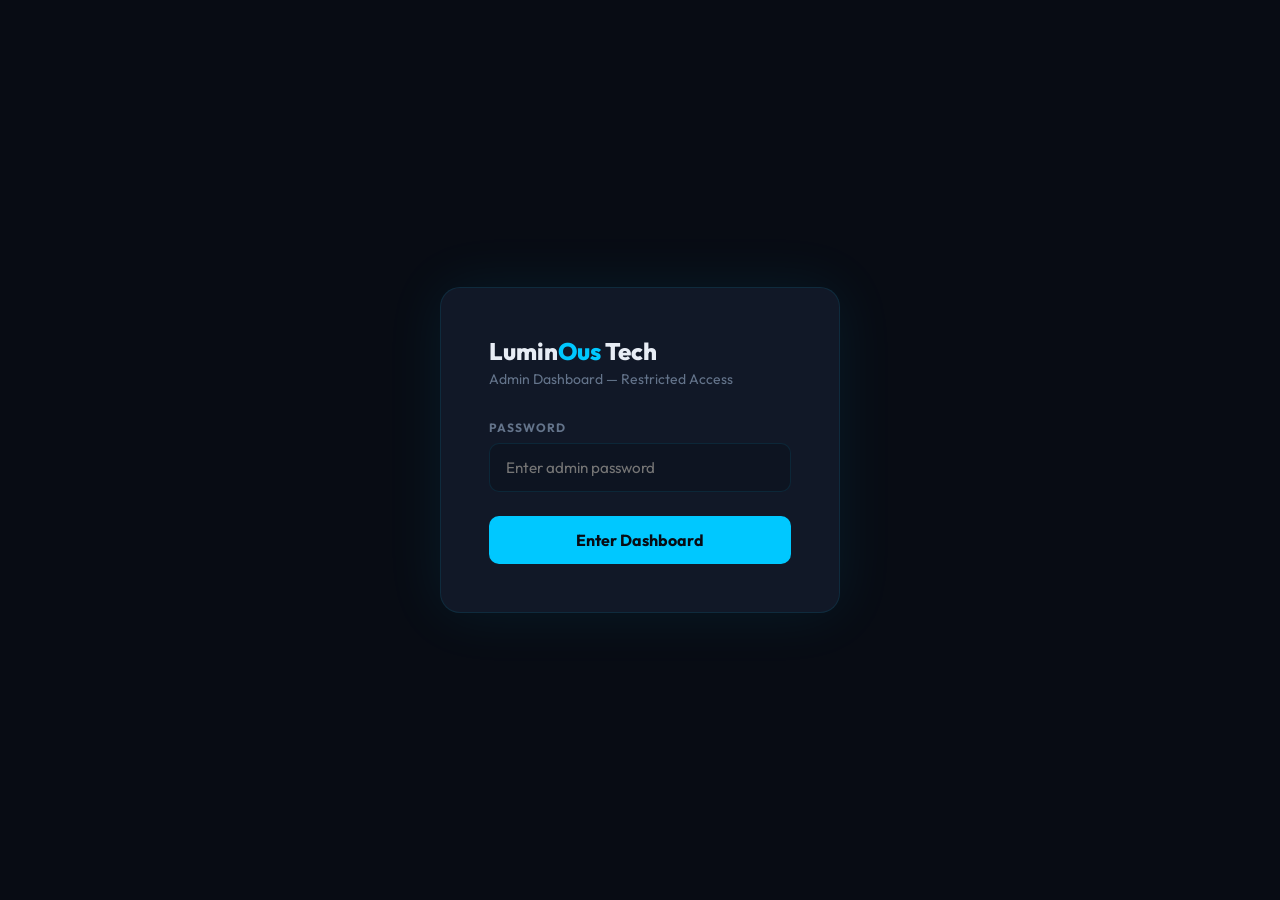
<file: admin/index.html>
<!DOCTYPE html>
<html lang="en">
<head>
<meta charset="UTF-8"/>
<meta name="viewport" content="width=device-width, initial-scale=1.0"/>
<title>LuminOus Tech — Admin</title>
<link href="https://fonts.googleapis.com/css2?family=Outfit:wght@400;500;600;700;800&family=JetBrains+Mono:wght@400;600&display=swap" rel="stylesheet"/>
<style>
  :root {
    --bg: #080c14;
    --surface: #0d1421;
    --card: #111827;
    --border: rgba(0,200,255,0.1);
    --accent: #00c8ff;
    --accent2: #ff6b2b;
    --green: #22c55e;
    --yellow: #f59e0b;
    --red: #ef4444;
    --text: #e8edf5;
    --muted: #64748b;
    --font: 'Outfit', sans-serif;
    --mono: 'JetBrains Mono', monospace;
  }
  *, *::before, *::after { box-sizing: border-box; margin: 0; padding: 0; }
  html { scroll-behavior: smooth; }
  body { font-family: var(--font); background: var(--bg); color: var(--text); min-height: 100vh; min-height: 100dvh; }

  /* ── LOGIN ── */
  #loginScreen {
    position: fixed; inset: 0; background: var(--bg);
    display: flex; align-items: center; justify-content: center;
    z-index: 9999; flex-direction: column; gap: 2rem;
    min-height: 100vh;
    min-height: 100dvh;
    overflow-y: auto;
    padding: 1rem;
  }
  .login-box {
    background: var(--card); border: 1px solid var(--border);
    border-radius: 20px; padding: 3rem; width: 100%; max-width: 400px;
    box-shadow: 0 0 60px rgba(0,200,255,0.08);
  }
  .login-logo { font-size: 1.5rem; font-weight: 800; margin-bottom: 0.3rem; }
  .login-logo span { color: var(--accent); }
  .login-sub { color: var(--muted); font-size: 0.875rem; margin-bottom: 2rem; }
  .login-label { font-size: 0.75rem; font-weight: 700; letter-spacing: 0.08em; text-transform: uppercase; color: var(--muted); margin-bottom: 0.5rem; display: block; }
  .login-input {
    width: 100%; background: var(--surface); border: 1px solid var(--border);
    border-radius: 10px; padding: 0.85rem 1rem; color: var(--text);
    font-family: var(--font); font-size: 0.95rem; outline: none;
    transition: border-color 0.2s; margin-bottom: 1rem;
  }
  .login-input:focus { border-color: var(--accent); }
  .login-btn {
    width: 100%; background: var(--accent); color: #080c14;
    border: none; padding: 0.9rem; border-radius: 10px;
    font-family: var(--font); font-size: 1rem; font-weight: 700;
    cursor: pointer; transition: all 0.2s; margin-top: 0.5rem;
  }
  .login-btn:hover { background: #33d4ff; }
  .login-error { color: var(--red); font-size: 0.8rem; margin-top: 0.5rem; display: none; }

  /* ── LAYOUT ── */
  #adminApp { display: none; min-height: 100vh; }

  /* ── TOPBAR ── */
  .topbar {
    position: sticky; top: 0; z-index: 100;
    background: rgba(8,12,20,0.95); backdrop-filter: blur(20px);
    border-bottom: 1px solid var(--border);
    display: flex; align-items: center; justify-content: space-between;
    padding: 1rem 2rem; gap: 1rem;
  }
  .topbar-logo { font-size: 1.1rem; font-weight: 800; }
  .topbar-logo span { color: var(--accent); }
  .topbar-badge {
    background: rgba(0,200,255,0.1); border: 1px solid var(--border);
    color: var(--accent); padding: 0.2rem 0.7rem; border-radius: 100px;
    font-size: 0.7rem; font-weight: 700; letter-spacing: 0.05em;
  }
  .topbar-right { display: flex; align-items: center; gap: 1rem; }
  .topbar-time { font-family: var(--mono); font-size: 0.78rem; color: var(--muted); }
  .logout-btn {
    background: transparent; border: 1px solid var(--border);
    color: var(--muted); padding: 0.4rem 0.9rem; border-radius: 8px;
    font-family: var(--font); font-size: 0.8rem; cursor: pointer;
    transition: all 0.2s;
  }
  .logout-btn:hover { border-color: var(--red); color: var(--red); }

  /* ── TABS ── */
  .tabs {
    display: flex; gap: 0.25rem; padding: 1rem 2rem 0;
    border-bottom: 1px solid var(--border); background: var(--surface);
  }
  .tab-btn {
    background: transparent; border: none; color: var(--muted);
    font-family: var(--font); font-size: 0.875rem; font-weight: 600;
    padding: 0.7rem 1.2rem; cursor: pointer; border-radius: 8px 8px 0 0;
    transition: all 0.2s; position: relative; display: flex; align-items: center; gap: 0.5rem;
  }
  .tab-btn:hover { color: var(--text); background: rgba(255,255,255,0.04); }
  .tab-btn.active { color: var(--accent); background: var(--card); border: 1px solid var(--border); border-bottom: 1px solid var(--card); margin-bottom: -1px; }
  .tab-count {
    background: var(--accent2); color: white;
    font-size: 0.65rem; font-weight: 800; padding: 0.1rem 0.45rem;
    border-radius: 100px; min-width: 18px; text-align: center;
  }
  .tab-count.green { background: var(--green); }

  /* ── MAIN CONTENT ── */
  .main { padding: 2rem; max-width: 1400px; margin: 0 auto; }

  /* ── STATS ROW ── */
  .stats-row { display: grid; grid-template-columns: repeat(4, 1fr); gap: 1rem; margin-bottom: 2rem; }
  .stat-card {
    background: var(--card); border: 1px solid var(--border);
    border-radius: 14px; padding: 1.4rem; position: relative; overflow: hidden;
  }
  .stat-card::before {
    content: ''; position: absolute; top: 0; left: 0; right: 0; height: 2px;
  }
  .stat-card.blue::before { background: var(--accent); }
  .stat-card.orange::before { background: var(--accent2); }
  .stat-card.green::before { background: var(--green); }
  .stat-card.yellow::before { background: var(--yellow); }
  .stat-label { font-size: 0.72rem; font-weight: 700; letter-spacing: 0.08em; text-transform: uppercase; color: var(--muted); margin-bottom: 0.6rem; }
  .stat-value { font-size: 2rem; font-weight: 800; font-family: var(--mono); }
  .stat-value.blue { color: var(--accent); }
  .stat-value.orange { color: var(--accent2); }
  .stat-value.green { color: var(--green); }
  .stat-value.yellow { color: var(--yellow); }
  .stat-sub { font-size: 0.75rem; color: var(--muted); margin-top: 0.3rem; }

  /* ── SECTION ── */
  .section { display: none; }
  .section.active { display: block; }
  .section-header { display: flex; align-items: center; justify-content: space-between; margin-bottom: 1.5rem; flex-wrap: wrap; gap: 1rem; }
  .section-title { font-size: 1.1rem; font-weight: 700; }
  .section-controls { display: flex; gap: 0.5rem; align-items: center; flex-wrap: wrap; }

  /* ── FILTER / SEARCH ── */
  .filter-select, .search-input {
    background: var(--card); border: 1px solid var(--border);
    color: var(--text); font-family: var(--font); font-size: 0.85rem;
    padding: 0.5rem 0.9rem; border-radius: 8px; outline: none;
    transition: border-color 0.2s;
  }
  .filter-select:focus, .search-input:focus { border-color: var(--accent); }
  .search-input { width: 220px; }
  .refresh-btn {
    background: rgba(0,200,255,0.08); border: 1px solid var(--border);
    color: var(--accent); padding: 0.5rem 1rem; border-radius: 8px;
    font-family: var(--font); font-size: 0.85rem; font-weight: 600;
    cursor: pointer; transition: all 0.2s;
  }
  .refresh-btn:hover { background: rgba(0,200,255,0.15); }

  /* ── BOOKINGS TABLE ── */
  .table-wrap { background: var(--card); border: 1px solid var(--border); border-radius: 14px; overflow: hidden; }
  .bookings-table { width: 100%; border-collapse: collapse; }
  .bookings-table th {
    background: var(--surface); padding: 0.9rem 1rem;
    text-align: left; font-size: 0.72rem; font-weight: 700;
    letter-spacing: 0.08em; text-transform: uppercase; color: var(--muted);
    border-bottom: 1px solid var(--border);
  }
  .bookings-table td { padding: 1rem; border-bottom: 1px solid rgba(255,255,255,0.04); font-size: 0.875rem; vertical-align: middle; }
  .bookings-table tr:last-child td { border-bottom: none; }
  .bookings-table tr:hover td { background: rgba(255,255,255,0.02); }
  .booking-name { font-weight: 600; }
  .booking-phone { font-family: var(--mono); font-size: 0.8rem; color: var(--accent); }
  .booking-device { font-size: 0.8rem; color: var(--muted); }
  .booking-date { font-family: var(--mono); font-size: 0.75rem; color: var(--muted); }

  /* ── STATUS BADGES ── */
  .badge {
    display: inline-flex; align-items: center; gap: 0.3rem;
    padding: 0.25rem 0.7rem; border-radius: 100px;
    font-size: 0.7rem; font-weight: 700; letter-spacing: 0.04em; text-transform: uppercase;
  }
  .badge::before { content: ''; width: 6px; height: 6px; border-radius: 50%; }
  .badge.pending { background: rgba(245,158,11,0.12); color: var(--yellow); border: 1px solid rgba(245,158,11,0.25); }
  .badge.pending::before { background: var(--yellow); }
  .badge.quoted { background: rgba(0,200,255,0.1); color: var(--accent); border: 1px solid rgba(0,200,255,0.2); }
  .badge.quoted::before { background: var(--accent); }
  .badge.accepted { background: rgba(34,197,94,0.1); color: var(--green); border: 1px solid rgba(34,197,94,0.2); }
  .badge.accepted::before { background: var(--green); }
  .badge.completed { background: rgba(34,197,94,0.15); color: #4ade80; border: 1px solid rgba(34,197,94,0.3); }
  .badge.completed::before { background: #4ade80; }
  .badge.cancelled { background: rgba(239,68,68,0.1); color: var(--red); border: 1px solid rgba(239,68,68,0.2); }
  .badge.cancelled::before { background: var(--red); }
  .badge.paid { background: rgba(139,92,246,0.1); color: #a78bfa; border: 1px solid rgba(139,92,246,0.2); }
  .badge.paid::before { background: #a78bfa; }

  /* ── ACTION BUTTONS ── */
  .action-btns { display: flex; gap: 0.4rem; flex-wrap: wrap; }
  .btn-sm {
    padding: 0.35rem 0.8rem; border-radius: 6px; font-family: var(--font);
    font-size: 0.75rem; font-weight: 700; cursor: pointer; border: none;
    transition: all 0.2s; white-space: nowrap;
  }
  .btn-quote { background: rgba(0,200,255,0.12); color: var(--accent); border: 1px solid rgba(0,200,255,0.2); }
  .btn-quote:hover { background: rgba(0,200,255,0.22); }
  .btn-edit-quote { background: rgba(0,200,255,0.06); border-style: dashed; }
  .btn-complete { background: rgba(34,197,94,0.12); color: var(--green); border: 1px solid rgba(34,197,94,0.2); }
  .btn-complete:hover { background: rgba(34,197,94,0.22); }
  .btn-cancel { background: rgba(239,68,68,0.08); color: var(--red); border: 1px solid rgba(239,68,68,0.15); }
  .btn-cancel:hover { background: rgba(239,68,68,0.18); }
  .btn-view { background: rgba(255,255,255,0.06); color: var(--text); border: 1px solid var(--border); }
  .btn-view:hover { border-color: var(--accent); color: var(--accent); }
  .btn-wa { background: rgba(37,211,102,0.1); color: #25D366; border: 1px solid rgba(37,211,102,0.2); }
  .btn-wa:hover { background: rgba(37,211,102,0.2); }
  .btn-paid { background: rgba(139,92,246,0.12); color: #a78bfa; border: 1px solid rgba(139,92,246,0.25); }
  .btn-paid:hover { background: rgba(139,92,246,0.22); }
  .btn-paid-done { background: transparent; color: #a78bfa; border: 1px solid rgba(139,92,246,0.15); opacity: 0.6; cursor: default; }

  /* ── EMPTY STATE ── */
  .empty-state { text-align: center; padding: 4rem 2rem; color: var(--muted); }
  .empty-icon { font-size: 3rem; margin-bottom: 1rem; }
  .empty-text { font-size: 0.95rem; }

  /* ── LOADING ── */
  .loading-row td { text-align: center; padding: 3rem; color: var(--muted); }
  .spinner {
    width: 24px; height: 24px; border: 2px solid var(--border);
    border-top-color: var(--accent); border-radius: 50%;
    animation: spin 0.7s linear infinite; display: inline-block; margin-bottom: 0.5rem;
  }
  @keyframes spin { to { transform: rotate(360deg); } }

  /* ── MODAL ── */
  .modal-overlay {
    position: fixed; inset: 0; background: rgba(0,0,0,0.7);
    backdrop-filter: blur(8px); z-index: 1000;
    display: none; align-items: center; justify-content: center; padding: 1rem;
  }
  .modal-overlay.open { display: flex; }
  .modal {
    background: var(--card); border: 1px solid var(--border);
    border-radius: 20px; width: 100%; max-width: 580px;
    max-height: 90vh; overflow-y: auto;
    box-shadow: 0 0 80px rgba(0,0,0,0.5);
    animation: modalIn 0.2s ease;
  }
  @keyframes modalIn { from { opacity: 0; transform: scale(0.95); } to { opacity: 1; transform: scale(1); } }
  .modal-header {
    padding: 1.5rem 1.5rem 1rem;
    border-bottom: 1px solid var(--border);
    display: flex; align-items: center; justify-content: space-between;
  }
  .modal-title { font-size: 1.1rem; font-weight: 800; }
  .modal-close {
    background: transparent; border: none; color: var(--muted);
    font-size: 1.4rem; cursor: pointer; line-height: 1;
    transition: color 0.2s; padding: 0.2rem;
  }
  .modal-close:hover { color: var(--text); }
  .modal-body { padding: 1.5rem; }
  .modal-footer { padding: 1rem 1.5rem; border-top: 1px solid var(--border); display: flex; gap: 0.8rem; justify-content: flex-end; }

  /* ── DETAIL GRID ── */
  .detail-grid { display: grid; grid-template-columns: 1fr 1fr; gap: 1rem; margin-bottom: 1.5rem; }
  .detail-item { background: var(--surface); border-radius: 10px; padding: 0.9rem 1rem; }
  .detail-item-label { font-size: 0.68rem; font-weight: 700; letter-spacing: 0.08em; text-transform: uppercase; color: var(--muted); margin-bottom: 0.3rem; }
  .detail-item-value { font-size: 0.9rem; font-weight: 600; }
  .detail-item.full { grid-column: 1 / -1; }

  /* ── QUOTE FORM ── */
  .quote-form { display: flex; flex-direction: column; gap: 1rem; }
  .form-row-2 { display: grid; grid-template-columns: 1fr 1fr; gap: 1rem; }
  .form-group { display: flex; flex-direction: column; gap: 0.4rem; }
  .form-group label { font-size: 0.72rem; font-weight: 700; letter-spacing: 0.06em; text-transform: uppercase; color: var(--muted); }
  .form-group input, .form-group textarea, .form-group select {
    background: var(--surface); border: 1px solid var(--border);
    border-radius: 8px; padding: 0.7rem 0.9rem; color: var(--text);
    font-family: var(--font); font-size: 0.9rem; outline: none;
    transition: border-color 0.2s;
  }
  .form-group input:focus, .form-group textarea:focus, .form-group select:focus { border-color: var(--accent); }
  .form-group textarea { resize: vertical; min-height: 80px; }
  .total-display {
    background: rgba(0,200,255,0.06); border: 1px solid rgba(0,200,255,0.2);
    border-radius: 10px; padding: 1rem;
    display: flex; align-items: center; justify-content: space-between;
  }
  .total-label { font-size: 0.8rem; color: var(--muted); font-weight: 600; }
  .total-amount { font-family: var(--mono); font-size: 1.4rem; font-weight: 800; color: var(--accent); }

  /* ── SUBMIT BUTTONS ── */
  .btn-primary {
    background: var(--accent); color: #080c14;
    border: none; padding: 0.8rem 1.5rem; border-radius: 10px;
    font-family: var(--font); font-size: 0.9rem; font-weight: 700;
    cursor: pointer; transition: all 0.2s;
  }
  .btn-primary:hover { background: #33d4ff; }
  .btn-primary:disabled { opacity: 0.5; cursor: not-allowed; }
  .btn-secondary {
    background: transparent; border: 1px solid var(--border);
    color: var(--muted); padding: 0.8rem 1.5rem; border-radius: 10px;
    font-family: var(--font); font-size: 0.9rem; font-weight: 600;
    cursor: pointer; transition: all 0.2s;
  }
  .btn-secondary:hover { border-color: var(--text); color: var(--text); }

  /* ── WAITLIST TABLE ── */
  .waitlist-table { width: 100%; border-collapse: collapse; }
  .waitlist-table th { background: var(--surface); padding: 0.9rem 1rem; text-align: left; font-size: 0.72rem; font-weight: 700; letter-spacing: 0.08em; text-transform: uppercase; color: var(--muted); border-bottom: 1px solid var(--border); }
  .waitlist-table td { padding: 0.9rem 1rem; border-bottom: 1px solid rgba(255,255,255,0.04); font-size: 0.875rem; }
  .waitlist-table tr:last-child td { border-bottom: none; }
  .email-val { font-family: var(--mono); font-size: 0.82rem; color: var(--accent); }

  /* ── TOAST ── */
  .toast {
    position: fixed; bottom: 2rem; left: 50%; transform: translateX(-50%) translateY(20px);
    background: var(--card); border: 1px solid var(--border);
    color: var(--text); padding: 0.8rem 1.5rem; border-radius: 10px;
    font-size: 0.875rem; font-weight: 600; z-index: 9999;
    opacity: 0; transition: all 0.3s; pointer-events: none; white-space: nowrap;
    box-shadow: 0 8px 30px rgba(0,0,0,0.4);
  }
  .toast.show { opacity: 1; transform: translateX(-50%) translateY(0); }

  /* ── BOOKING PHOTOS ── */
  .booking-photos-grid { display: flex; flex-wrap: wrap; gap: 0.6rem; margin-top: 0.5rem; }
  .booking-photo-thumb {
    width: 90px; height: 90px; object-fit: cover;
    border-radius: 8px; border: 1px solid var(--border);
    cursor: pointer; transition: all 0.2s;
  }
  .booking-photo-thumb:hover { border-color: var(--accent); transform: scale(1.05); box-shadow: 0 0 12px rgba(0,200,255,0.2); }

  /* ── ANALYTICS ── */
  .analytics-grid { display: grid; grid-template-columns: repeat(3, 1fr); gap: 1rem; margin-bottom: 1.5rem; }
  .analytics-card {
    background: var(--card); border: 1px solid var(--border);
    border-radius: 14px; padding: 1.4rem;
  }
  .analytics-card-title { font-size: 0.72rem; font-weight: 700; letter-spacing: 0.08em; text-transform: uppercase; color: var(--muted); margin-bottom: 1rem; }
  .analytics-big { font-size: 2.2rem; font-weight: 800; font-family: var(--mono); color: var(--accent); margin-bottom: 0.3rem; }
  .analytics-sub { font-size: 0.75rem; color: var(--muted); }
  .analytics-breakdown { margin-top: 1rem; display: flex; flex-direction: column; gap: 0.5rem; }
  .breakdown-row { display: flex; align-items: center; justify-content: space-between; font-size: 0.82rem; }
  .breakdown-label { color: var(--muted); }
  .breakdown-val { font-family: var(--mono); font-weight: 700; }
  .bar-row { display: flex; align-items: center; gap: 0.6rem; margin-bottom: 0.4rem; }
  .bar-label { font-size: 0.75rem; color: var(--muted); width: 70px; text-align: right; }
  .bar-track { flex: 1; background: rgba(255,255,255,0.05); border-radius: 4px; height: 8px; overflow: hidden; }
  .bar-fill { height: 100%; border-radius: 4px; transition: width 0.6s ease; }
  .bar-val { font-size: 0.72rem; font-family: var(--mono); color: var(--muted); width: 40px; }
  .analytics-full { grid-column: 1 / -1; }
  @media (max-width: 768px) { .analytics-grid { grid-template-columns: 1fr; } }

  /* ── RESPONSIVE ── */
  @media (max-width: 768px) {

    /* ── LOGIN FIX ── */
    #loginScreen {
      position: fixed;
      top: 0; left: 0; right: 0; bottom: 0;
      min-height: -webkit-fill-available;
      padding: 1.5rem;
      overflow-y: auto;
    }
    .login-box {
      padding: 1.8rem 1.4rem;
      border-radius: 16px;
      width: 100%;
      max-width: 100%;
    }
    .login-logo { font-size: 1.3rem; }
    .login-sub { font-size: 0.8rem; margin-bottom: 1.4rem; }
    .login-input { font-size: 1rem; padding: 0.9rem 1rem; }
    .login-btn { font-size: 1rem; padding: 0.95rem; }

    /* ── TOPBAR ── */
    .topbar { padding: 0.75rem 1rem; }
    .topbar-time { display: none; }
    .topbar-logo { font-size: 1rem; }
    .topbar-badge { display: none; }

    /* ── TABS ── */
    .tabs {
      padding: 0.5rem 0.75rem 0;
      gap: 0;
      overflow-x: auto;
      -webkit-overflow-scrolling: touch;
      scrollbar-width: none;
      flex-wrap: nowrap;
    }
    .tabs::-webkit-scrollbar { display: none; }
    .tab-btn { font-size: 0.72rem; padding: 0.5rem 0.75rem; white-space: nowrap; flex-shrink: 0; }

    /* ── MAIN ── */
    .main { padding: 0.85rem; }

    /* ── STATS ── */
    .stats-row { grid-template-columns: 1fr 1fr; gap: 0.6rem; margin-bottom: 1.2rem; }
    .stat-card { padding: 0.9rem; }
    .stat-value { font-size: 1.4rem; }
    .stat-label { font-size: 0.63rem; }
    .stat-sub { font-size: 0.68rem; }

    /* ── SECTION HEADER ── */
    .section-header { flex-direction: column; align-items: flex-start; gap: 0.7rem; }
    .section-controls { width: 100%; flex-wrap: wrap; }
    .search-input { width: 100%; min-width: 0; }
    .filter-select { flex: 1; min-width: 0; }
    .refresh-btn { width: 100%; }

    /* ── TABLE ── */
    .table-wrap { overflow-x: auto; -webkit-overflow-scrolling: touch; border-radius: 12px; }
    .bookings-table { min-width: 420px; }
    .bookings-table td, .bookings-table th { padding: 0.75rem 0.65rem; }

    /* Keep: Customer(1), Device/Repair(2), Status(4), Actions(6) — hide Preferred(3) and Submitted(5) */
    .bookings-table th:nth-child(3),
    .bookings-table td:nth-child(3),
    .bookings-table th:nth-child(5),
    .bookings-table td:nth-child(5) { display: none; }

    /* Quotations table — hide Sent(5) */
    .bookings-table th:nth-child(5),
    .bookings-table td:nth-child(5) { display: none; }

    /* ── ACTION BUTTONS ── */
    .action-btns { flex-wrap: wrap; gap: 0.25rem; }
    .btn-sm { font-size: 0.68rem; padding: 0.28rem 0.55rem; }

    /* ── MODALS — slide up from bottom ── */
    .modal-overlay { align-items: flex-end; padding: 0; }
    .modal {
      max-width: 100%;
      width: 100%;
      border-radius: 20px 20px 0 0;
      max-height: 92dvh;
      max-height: 92vh;
    }
    .modal-body { padding: 1rem; }
    .modal-header { padding: 1.1rem 1rem 0.8rem; }
    .modal-footer { padding: 0.9rem 1rem; }

    /* ── FORMS ── */
    .detail-grid { grid-template-columns: 1fr; gap: 0.6rem; }
    .form-row-2 { grid-template-columns: 1fr; }
    .total-display { flex-direction: column; gap: 0.3rem; align-items: flex-start; }

    /* ── ANALYTICS ── */
    .analytics-grid { grid-template-columns: 1fr; gap: 0.7rem; }
    .analytics-big { font-size: 1.7rem; }
    .analytics-full { grid-column: 1; }
    .bar-label { width: 55px; font-size: 0.68rem; }

    /* ── WAITLIST TABLE ── */
    .waitlist-table { min-width: 320px; }
  }

  @media (max-width: 400px) {
    .stats-row { grid-template-columns: 1fr 1fr; gap: 0.4rem; }
    .stat-value { font-size: 1.2rem; }
    .main { padding: 0.65rem; }
    .tab-btn { font-size: 0.65rem; padding: 0.45rem 0.6rem; }
    .booking-name { font-size: 0.82rem; }
    .booking-phone { font-size: 0.72rem; }
  }
</style>
</head>
<body>

<!-- LOGIN SCREEN -->
<div id="loginScreen">
  <div class="login-box">
    <div class="login-logo">Lumin<span>Ous</span> Tech</div>
    <div class="login-sub">Admin Dashboard — Restricted Access</div>
    <label class="login-label">Password</label>
    <input class="login-input" type="password" id="loginPass" placeholder="Enter admin password" onkeydown="if(event.key==='Enter') doLogin()"/>
    <button class="login-btn" onclick="doLogin()">Enter Dashboard</button>
    <div class="login-error" id="loginError">❌ Incorrect password. Try again.</div>
  </div>
</div>

<!-- ADMIN APP -->
<div id="adminApp">

  <!-- TOPBAR -->
  <div class="topbar">
    <div style="display:flex;align-items:center;gap:0.8rem;">
      <div class="topbar-logo">Lumin<span>Ous</span> Tech</div>
      <div class="topbar-badge">ADMIN</div>
    </div>
    <div class="topbar-right">
      <div class="topbar-time" id="clock"></div>
      <button class="logout-btn" onclick="doLogout()">Log Out</button>
    </div>
  </div>

  <!-- TABS -->
  <div class="tabs">
    <button class="tab-btn active" onclick="switchTab('bookings', this)">
      📋 Bookings <span class="tab-count" id="pendingCount">0</span>
    </button>
    <button class="tab-btn" onclick="switchTab('quotations', this)">
      💰 Quotations <span class="tab-count green" id="quotedCount">0</span>
    </button>
    <button class="tab-btn" onclick="switchTab('analytics', this)">
      📊 Analytics
    </button>
    <button class="tab-btn" onclick="switchTab('waitlist', this)">
      🔔 Waitlist
    </button>
  </div>

  <!-- MAIN -->
  <div class="main">

    <!-- STATS -->
    <div class="stats-row" id="statsRow">
      <div class="stat-card blue">
        <div class="stat-label">Total Bookings</div>
        <div class="stat-value blue" id="statTotal">—</div>
        <div class="stat-sub">All time</div>
      </div>
      <div class="stat-card orange">
        <div class="stat-label">Pending</div>
        <div class="stat-value orange" id="statPending">—</div>
        <div class="stat-sub">Needs attention</div>
      </div>
      <div class="stat-card green">
        <div class="stat-label">Completed</div>
        <div class="stat-value green" id="statCompleted">—</div>
        <div class="stat-sub">Successfully done</div>
      </div>
      <div class="stat-card yellow">
        <div class="stat-label">Total Revenue</div>
        <div class="stat-value yellow" id="statRevenue">—</div>
        <div class="stat-sub">From completed jobs</div>
      </div>
    </div>

    <!-- BOOKINGS SECTION -->
    <div class="section active" id="section-bookings">
      <div class="section-header">
        <div class="section-title">All Bookings</div>
        <div class="section-controls">
          <input class="search-input" type="text" placeholder="Search name or phone..." oninput="filterBookings()" id="bookingSearch"/>
          <select class="filter-select" onchange="filterBookings()" id="statusFilter">
            <option value="">All Statuses</option>
            <option value="pending">Pending</option>
            <option value="quoted">Quoted</option>
            <option value="accepted">Accepted</option>
            <option value="paid">Paid</option>
            <option value="completed">Completed</option>
            <option value="cancelled">Cancelled</option>
          </select>
          <button class="refresh-btn" onclick="loadBookings()">↻ Refresh</button>
        </div>
      </div>
      <div class="table-wrap">
        <table class="bookings-table">
          <thead>
            <tr>
              <th>Customer</th>
              <th>Device / Repair</th>
              <th>Preferred</th>
              <th>Status</th>
              <th>Submitted</th>
              <th>Actions</th>
            </tr>
          </thead>
          <tbody id="bookingsBody">
            <tr class="loading-row"><td colspan="6"><div class="spinner"></div><br/>Loading bookings...</td></tr>
          </tbody>
        </table>
      </div>
    </div>

    <!-- QUOTATIONS SECTION -->
    <div class="section" id="section-quotations">
      <div class="section-header">
        <div class="section-title">Quotations Sent</div>
        <div class="section-controls">
          <button class="refresh-btn" onclick="loadQuotations()">↻ Refresh</button>
        </div>
      </div>
      <div class="table-wrap">
        <table class="bookings-table">
          <thead>
            <tr>
              <th>Customer</th>
              <th>Device / Issue</th>
              <th>Amount</th>
              <th>Status</th>
              <th>Sent</th>
              <th>Actions</th>
            </tr>
          </thead>
          <tbody id="quotationsBody">
            <tr class="loading-row"><td colspan="6"><div class="spinner"></div><br/>Loading quotations...</td></tr>
          </tbody>
        </table>
      </div>
    </div>

    <!-- ANALYTICS SECTION -->
    <div class="section" id="section-analytics">
      <div class="section-header">
        <div class="section-title">Revenue & Analytics</div>
        <div class="section-controls">
          <button class="refresh-btn" onclick="loadAnalytics()">↻ Refresh</button>
        </div>
      </div>
      <div class="analytics-grid" id="analyticsGrid">
        <div style="text-align:center;padding:4rem;color:var(--muted)"><div class="spinner"></div><br/>Loading analytics...</div>
      </div>
    </div>

    <!-- WAITLIST SECTION -->
    <div class="section" id="section-waitlist">
      <div class="section-header">
        <div class="section-title">Sell Feature Waitlist</div>
        <div class="section-controls">
          <button class="refresh-btn" onclick="loadWaitlist()">↻ Refresh</button>
        </div>
      </div>
      <div class="table-wrap">
        <table class="waitlist-table">
          <thead>
            <tr>
              <th>#</th>
              <th>Email</th>
              <th>Joined</th>
              <th>Action</th>
            </tr>
          </thead>
          <tbody id="waitlistBody">
            <tr class="loading-row"><td colspan="4"><div class="spinner"></div><br/>Loading waitlist...</td></tr>
          </tbody>
        </table>
      </div>
    </div>

  </div><!-- /main -->
</div><!-- /adminApp -->

<!-- VIEW BOOKING MODAL -->
<div class="modal-overlay" id="viewModal">
  <div class="modal">
    <div class="modal-header">
      <div class="modal-title">📋 Booking Details</div>
      <button class="modal-close" onclick="closeModal('viewModal')">×</button>
    </div>
    <div class="modal-body" id="viewModalBody"></div>
    <div class="modal-footer">
      <button class="btn-secondary" onclick="closeModal('viewModal')">Close</button>
      <button class="btn-primary" id="viewModalQuoteBtn">Generate Quote</button>
    </div>
  </div>
</div>

<!-- QUOTE MODAL -->
<div class="modal-overlay" id="quoteModal">
  <div class="modal">
    <div class="modal-header">
      <div class="modal-title">💰 Generate Quotation</div>
      <button class="modal-close" onclick="closeModal('quoteModal')">×</button>
    </div>
    <div class="modal-body">
      <div class="quote-form" id="quoteForm">
        <input type="hidden" id="q-booking-id"/>
        <div class="form-row-2">
          <div class="form-group">
            <label>Customer Name</label>
            <input type="text" id="q-name" readonly/>
          </div>
          <div class="form-group">
            <label>Phone</label>
            <input type="text" id="q-phone" readonly/>
          </div>
        </div>
        <div class="form-row-2">
          <div class="form-group">
            <label>Device</label>
            <input type="text" id="q-device"/>
          </div>
          <div class="form-group">
            <label>Issue / Repair</label>
            <input type="text" id="q-issue"/>
          </div>
        </div>
        <div class="form-group">
          <label>Final Price (K) <span style="color:var(--accent);font-size:0.65rem;">— total amount to charge customer</span></label>
          <input type="number" id="q-total-input" value="0" min="0" oninput="updateTotal()" style="font-size:1.2rem;font-weight:700;"/>
        </div>
        <div class="form-row-2">
          <div class="form-group">
            <label>Valid Until</label>
            <input type="date" id="q-valid"/>
          </div>
          <div class="form-group">
            <label>Customer Email (optional)</label>
            <input type="email" id="q-email"/>
          </div>
        </div>
        <div class="form-group">
          <label>Notes <span style="color:var(--muted);font-size:0.65rem;text-transform:none;font-weight:400;">(optional — shown to customer)</span></label>
          <textarea id="q-notes" placeholder="e.g. We'll source the part and be there by your preferred time..."></textarea>
        </div>
        <div class="total-display">
          <div class="total-label">Customer Pays</div>
          <div class="total-amount" id="q-total">K 0</div>
        </div>

        <!-- SEND VIA TOGGLE -->
        <div style="background:var(--surface);border:1px solid var(--border);border-radius:12px;padding:1rem;">
          <div style="font-size:0.72rem;font-weight:700;letter-spacing:0.08em;text-transform:uppercase;color:var(--muted);margin-bottom:0.8rem;">Send Quote Via</div>
          <div style="display:flex;gap:0.6rem;">
            <label style="flex:1;display:flex;align-items:center;gap:0.6rem;background:rgba(37,211,102,0.08);border:2px solid rgba(37,211,102,0.3);border-radius:10px;padding:0.7rem 1rem;cursor:pointer;transition:all 0.2s;" id="wa-option">
              <input type="radio" name="sendVia" value="whatsapp" checked style="accent-color:#25D366;" onchange="updateSendOption()"/>
              <span style="font-weight:700;color:#25D366;font-size:0.9rem;">💬 WhatsApp</span>
            </label>
            <label style="flex:1;display:flex;align-items:center;gap:0.6rem;background:rgba(0,200,255,0.06);border:2px solid var(--border);border-radius:10px;padding:0.7rem 1rem;cursor:pointer;transition:all 0.2s;" id="email-option">
              <input type="radio" name="sendVia" value="email" style="accent-color:var(--accent);" onchange="updateSendOption()"/>
              <span style="font-weight:700;color:var(--muted);font-size:0.9rem;">📧 Email</span>
            </label>
          </div>
        </div>
      </div>
    </div>
    <div class="modal-footer">
      <button class="btn-secondary" onclick="closeModal('quoteModal')">Cancel</button>
      <button class="btn-primary" id="submitQuoteBtn" onclick="submitQuote()">Send Quote →</button>
    </div>
  </div>
</div>

<!-- TOAST -->
<div class="toast" id="toast"></div>

<script>
  // ── CONFIG ──
  const SUPABASE_URL = 'https://mmdtxhletzdmuwtiqppz.supabase.co';
  const SUPABASE_KEY = 'eyJhbGciOiJIUzI1NiIsInR5cCI6IkpXVCJ9.eyJpc3MiOiJzdXBhYmFzZSIsInJlZiI6Im1tZHR4aGxldHpkbXV3dGlxcHB6Iiwicm9sZSI6ImFub24iLCJpYXQiOjE3NzMwNDg5MzgsImV4cCI6MjA4ODYyNDkzOH0.aMFeVOjU-osWmLjeDFD5QdAzqy7AJJPSn4-qnGUcZ8o';
  const ADMIN_PASSWORD = 'luminous2025';

  // ── AUTH ──
  function doLogin() {
    const pass = document.getElementById('loginPass').value;
    if (pass === ADMIN_PASSWORD) {
      document.getElementById('loginScreen').style.display = 'none';
      document.getElementById('adminApp').style.display = 'block';
      sessionStorage.setItem('lt_admin', '1');
      initDashboard();
    } else {
      document.getElementById('loginError').style.display = 'block';
      document.getElementById('loginPass').value = '';
    }
  }

  function doLogout() {
    sessionStorage.removeItem('lt_admin');
    document.getElementById('loginScreen').style.display = 'flex';
    document.getElementById('adminApp').style.display = 'none';
  }

  // Auto-login if session exists
  if (sessionStorage.getItem('lt_admin') === '1') {
    document.getElementById('loginScreen').style.display = 'none';
    document.getElementById('adminApp').style.display = 'block';
  }

  // ── CLOCK ──
  function updateClock() {
    const now = new Date();
    document.getElementById('clock').textContent = now.toLocaleString('en-ZM', {
      weekday: 'short', month: 'short', day: 'numeric',
      hour: '2-digit', minute: '2-digit'
    });
  }
  setInterval(updateClock, 1000);
  updateClock();

  // ── SUPABASE FETCH ──
  async function sbFetch(path, method = 'GET', body = null) {
    const opts = {
      method,
      headers: {
        'apikey': SUPABASE_KEY,
        'Authorization': 'Bearer ' + SUPABASE_KEY,
        'Content-Type': 'application/json',
        'Prefer': method === 'POST' ? 'return=minimal' : ''
      }
    };
    if (body) opts.body = JSON.stringify(body);
    const res = await fetch(SUPABASE_URL + '/rest/v1/' + path, opts);
    if (method === 'PATCH' || (method === 'POST' && res.status === 201)) return { ok: true };
    return res.ok ? res.json() : null;
  }

  // ── TABS ──
  function switchTab(name, el) {
    document.querySelectorAll('.tab-btn').forEach(b => b.classList.remove('active'));
    document.querySelectorAll('.section').forEach(s => s.classList.remove('active'));
    el.classList.add('active');
    document.getElementById('section-' + name).classList.add('active');
    if (name === 'bookings') loadBookings();
    if (name === 'quotations') loadQuotations();
    if (name === 'waitlist') loadWaitlist();
    if (name === 'analytics') loadAnalytics();
  }

  // ── INIT ──
  let allBookings = [];

  function initDashboard() {
    loadBookings();
    loadStats();
  }

  // ── STATS ──
  async function loadStats() {
    const [bookings, quotations] = await Promise.all([
      sbFetch('bookings?select=id,status,paid'),
      sbFetch('quotations?select=booking_id,total_amount,status')
    ]);
    if (bookings) {
      document.getElementById('statTotal').textContent = bookings.length;
      document.getElementById('statPending').textContent = bookings.filter(b => b.status === 'pending').length;
      document.getElementById('statCompleted').textContent = bookings.filter(b => b.status === 'completed').length;
      document.getElementById('pendingCount').textContent = bookings.filter(b => b.status === 'pending').length;
      document.getElementById('quotedCount').textContent = bookings.filter(b => b.status === 'quoted').length;
    }
    if (quotations) {
      // Only count revenue from PAID bookings — one quote per booking guaranteed
      const paidIds = new Set((bookings || []).filter(b => b.paid === true).map(b => b.id));
      const revenue = (quotations || [])
        .filter(q => paidIds.has(q.booking_id))
        .reduce((sum, q) => sum + (parseFloat(q.total_amount) || 0), 0);
      document.getElementById('statRevenue').textContent = 'K ' + revenue.toLocaleString();
    } else {
      document.getElementById('statRevenue').textContent = 'K 0';
    }
  }

  // ── BOOKINGS ──
  let allQuotations = []; // cached so renderBookings can check existing quotes

  async function loadBookings() {
    document.getElementById('bookingsBody').innerHTML = '<tr class="loading-row"><td colspan="6"><div class="spinner"></div><br/>Loading...</td></tr>';
    const [bookingData, quotationData] = await Promise.all([
      sbFetch('bookings?order=created_at.desc&limit=100&select=*'),
      sbFetch('quotations?select=id,booking_id,total_amount,notes,valid_until')
    ]);
    allBookings = bookingData || [];
    allQuotations = quotationData || [];
    renderBookings(allBookings);
    loadStats();
  }

  function filterBookings() {
    const search = document.getElementById('bookingSearch').value.toLowerCase();
    const status = document.getElementById('statusFilter').value;
    let filtered = allBookings;
    if (status) filtered = filtered.filter(b => b.status === status);
    if (search) filtered = filtered.filter(b =>
      (b.name || '').toLowerCase().includes(search) ||
      (b.phone || '').toLowerCase().includes(search)
    );
    renderBookings(filtered);
  }

  function renderBookings(bookings) {
    const tbody = document.getElementById('bookingsBody');
    if (!bookings || bookings.length === 0) {
      tbody.innerHTML = '<tr><td colspan="6"><div class="empty-state"><div class="empty-icon">📭</div><div class="empty-text">No bookings found</div></div></td></tr>';
      return;
    }
    tbody.innerHTML = bookings.map(b => `
      <tr>
        <td>
          <div class="booking-name">${esc(b.name || '—')}</div>
          <div class="booking-phone">${esc(b.phone || '—')}</div>
          ${b.notes ? `<div class="booking-device" style="color:var(--accent)">📍 ${esc(b.notes)}</div>` : ''}
          ${b.photos && b.photos.length > 0 ? `<div class="booking-device" style="color:var(--yellow)">📷 ${b.photos.length} photo${b.photos.length > 1 ? 's' : ''}</div>` : ''}
        </td>
        <td>
          <div style="font-weight:600;font-size:0.85rem;">${esc(b.repair_type || '—')}</div>
          <div class="booking-device">${esc(b.device || '—')}</div>
        </td>
        <td>
          <div class="booking-date">${b.preferred_date || '—'}</div>
          <div class="booking-device">${esc(b.preferred_time || '')}</div>
        </td>
        <td><span class="badge ${b.status || 'pending'}">${b.status || 'pending'}</span>${b.paid ? ' <span class="badge paid">paid</span>' : ''}</td>
        <td class="booking-date">${formatDate(b.created_at)}</td>
        <td>
          <div class="action-btns">
            <button class="btn-sm btn-view" onclick="viewBooking('${b.id}')">View</button>
            ${(() => { const eq = allQuotations.find(q => q.booking_id === b.id); return eq ? `<button class="btn-sm btn-quote btn-edit-quote" onclick="openQuoteModal('${b.id}')">✏️ Quote <span style="color:var(--accent);font-family:var(--mono)">K${(eq.total_amount||0).toLocaleString()}</span></button>` : `<button class="btn-sm btn-quote" onclick="openQuoteModal('${b.id}')">Quote</button>`; })()}
            <button class="btn-sm btn-wa" onclick="waContact('${b.phone}', '${esc(b.name)}')">WA</button>
            ${!b.paid ? `<button class="btn-sm btn-paid" onclick="markPaid('${b.id}')">💳 Paid</button>` : `<span class="btn-sm btn-paid-done">✓ Paid</span>`}
            ${b.status !== 'completed' ? `<button class="btn-sm btn-complete" onclick="updateStatus('${b.id}','completed')">✓ Done</button>` : ''}
            ${b.status !== 'cancelled' ? `<button class="btn-sm btn-cancel" onclick="updateStatus('${b.id}','cancelled')">✗</button>` : ''}
          </div>
        </td>
      </tr>
    `).join('');
  }

  // ── VIEW BOOKING ──
  function viewBooking(id) {
    const b = allBookings.find(x => x.id === id);
    if (!b) return;

    const photosHtml = (b.photos && b.photos.length > 0) ? `
      <div class="detail-item full">
        <div class="detail-item-label">📷 Device Photos (${b.photos.length})</div>
        <div class="booking-photos-grid">
          ${b.photos.map(url => `
            <a href="${url}" target="_blank" rel="noopener" title="Open full size">
              <img src="${url}" class="booking-photo-thumb" alt="Device photo" onerror="this.parentElement.style.display='none'"/>
            </a>
          `).join('')}
        </div>
      </div>
    ` : '';

    document.getElementById('viewModalBody').innerHTML = `
      <div class="detail-grid">
        <div class="detail-item"><div class="detail-item-label">Name</div><div class="detail-item-value">${esc(b.name || '—')}</div></div>
        <div class="detail-item"><div class="detail-item-label">Phone</div><div class="detail-item-value" style="color:var(--accent);font-family:var(--mono)">${esc(b.phone || '—')}</div></div>
        <div class="detail-item"><div class="detail-item-label">Email</div><div class="detail-item-value">${esc(b.email || '—')}</div></div>
        <div class="detail-item"><div class="detail-item-label">Status</div><div class="detail-item-value"><span class="badge ${b.status}">${b.status}</span>${b.paid ? ' <span class="badge paid">paid</span>' : ''}</div></div>
        <div class="detail-item"><div class="detail-item-label">Device</div><div class="detail-item-value">${esc(b.device || '—')}</div></div>
        <div class="detail-item"><div class="detail-item-label">Repair Type</div><div class="detail-item-value">${esc(b.repair_type || '—')}</div></div>
        <div class="detail-item"><div class="detail-item-label">Preferred Date</div><div class="detail-item-value">${esc(b.preferred_date || '—')}</div></div>
        <div class="detail-item"><div class="detail-item-label">Preferred Time</div><div class="detail-item-value">${esc(b.preferred_time || '—')}</div></div>
        ${b.notes ? `<div class="detail-item full"><div class="detail-item-label">📍 Location</div><div class="detail-item-value">${esc(b.notes)}</div></div>` : ''}
        ${b.description ? `<div class="detail-item full"><div class="detail-item-label">🔧 Issue Description</div><div class="detail-item-value">${esc(b.description)}</div></div>` : ''}
        ${photosHtml}
        ${b.paid && b.paid_at ? `<div class="detail-item full"><div class="detail-item-label">💳 Paid At</div><div class="detail-item-value" style="font-family:var(--mono);font-size:0.8rem;color:#a78bfa">${new Date(b.paid_at).toLocaleString()}</div></div>` : ''}
        <div class="detail-item full"><div class="detail-item-label">Submitted</div><div class="detail-item-value" style="font-family:var(--mono);font-size:0.8rem">${new Date(b.created_at).toLocaleString()}</div></div>
      </div>
    `;
    document.getElementById('viewModalQuoteBtn').onclick = () => { closeModal('viewModal'); openQuoteModal(id); };
    openModal('viewModal');
  }

  // ── QUOTE MODAL ──
  function openQuoteModal(id) {
    const b = allBookings.find(x => x.id === id);
    if (!b) return;
    const existing = allQuotations.find(q => q.booking_id === id);

    document.getElementById('q-booking-id').value = id;
    document.getElementById('q-name').value = b.name || '';
    document.getElementById('q-phone').value = b.phone || '';
    document.getElementById('q-device').value = b.device || '';
    document.getElementById('q-issue').value = b.repair_type || '';
    document.getElementById('q-email').value = b.email || '';
    document.getElementById('q-notes').value = existing?.notes || '';
    document.getElementById('q-total-input').value = existing?.total_amount || 0;

    // Update modal title and button text
    const isEdit = !!existing;
    document.querySelector('#quoteModal .modal-title').textContent = isEdit ? '✏️ Edit Quotation' : '💰 Generate Quotation';
    document.getElementById('submitQuoteBtn').textContent = isEdit ? 'Update & Resend →' : 'Send Quote →';

    // Default valid until 7 days from now
    const d = new Date(); d.setDate(d.getDate() + 7);
    document.getElementById('q-valid').value = existing?.valid_until?.split('T')[0] || d.toISOString().split('T')[0];
    updateTotal();
    openModal('quoteModal');
  }

  function updateTotal() {
    const total = parseFloat(document.getElementById('q-total-input').value) || 0;
    document.getElementById('q-total').textContent = 'K ' + total.toLocaleString();
  }

  async function submitQuote() {
    const btn = document.getElementById('submitQuoteBtn');
    const bookingId = document.getElementById('q-booking-id').value;
    const customerTotal = parseFloat(document.getElementById('q-total-input').value) || 0;

    if (customerTotal <= 0) { showToast('⚠️ Please enter a price.'); return; }

    btn.disabled = true;
    btn.textContent = 'Saving...';

    const existing = allQuotations.find(q => q.booking_id === bookingId);
    const quotePayload = {
      booking_id: bookingId,
      customer_name: document.getElementById('q-name').value,
      customer_phone: document.getElementById('q-phone').value,
      customer_email: document.getElementById('q-email').value || null,
      device: document.getElementById('q-device').value,
      issue: document.getElementById('q-issue').value,
      parts_cost: 0,
      labour_cost: customerTotal,
      total_amount: customerTotal,
      valid_until: document.getElementById('q-valid').value,
      notes: document.getElementById('q-notes').value || null,
      status: 'sent'
    };

    try {
      let quoteRes;
      if (existing) {
        // UPDATE existing quote
        quoteRes = await fetch(SUPABASE_URL + '/rest/v1/quotations?id=eq.' + existing.id, {
          method: 'PATCH',
          headers: { 'apikey': SUPABASE_KEY, 'Authorization': 'Bearer ' + SUPABASE_KEY, 'Content-Type': 'application/json', 'Prefer': 'return=minimal' },
          body: JSON.stringify(quotePayload)
        });
      } else {
        // CREATE new quote
        quoteRes = await fetch(SUPABASE_URL + '/rest/v1/quotations', {
          method: 'POST',
          headers: { 'apikey': SUPABASE_KEY, 'Authorization': 'Bearer ' + SUPABASE_KEY, 'Content-Type': 'application/json', 'Prefer': 'return=minimal' },
          body: JSON.stringify(quotePayload)
        });
      }

      // Update booking status to quoted
      await fetch(SUPABASE_URL + '/rest/v1/bookings?id=eq.' + bookingId, {
        method: 'PATCH',
        headers: { 'apikey': SUPABASE_KEY, 'Authorization': 'Bearer ' + SUPABASE_KEY, 'Content-Type': 'application/json', 'Prefer': 'return=minimal' },
        body: JSON.stringify({ status: 'quoted', quote_amount: customerTotal, quote_sent_at: new Date().toISOString() })
      });

      if (quoteRes.ok) {
        showToast(existing ? '✅ Quote updated!' : '✅ Quotation saved!');
        closeModal('quoteModal');

        const rawPhone = document.getElementById('q-phone').value;
        const phone = cleanPhone(rawPhone);
        const name = document.getElementById('q-name').value;
        const device = document.getElementById('q-device').value;
        const issue = document.getElementById('q-issue').value;
        const notes = document.getElementById('q-notes').value;
        const valid = document.getElementById('q-valid').value;
        const email = document.getElementById('q-email').value;
        const via = document.querySelector('input[name="sendVia"]:checked').value;
        const confirmLink = `https://luminous-tech.pages.dev/public/confirm.html?id=${bookingId}`;
        const msg = `Hi ${name}! 👋\n\nThank you for choosing *LuminOus Tech*.\n\nHere is your quote for the *${issue}* on your *${device}*:\n\n✅ *Price: K ${customerTotal.toLocaleString()}*\n📅 Valid until: ${valid}${notes ? '\n\n📝 ' + notes : ''}\n\n👉 *Confirm your repair here:*\n${confirmLink}\n\nOr simply reply *YES* to confirm.\n\n— LuminOus Tech 🇿🇲`;

        setTimeout(() => {
          if (via === 'whatsapp') {
            window.open('https://wa.me/' + phone + '?text=' + encodeURIComponent(msg), '_blank');
          } else {
            if (!email) { showToast('⚠️ No email address on this booking. Use WhatsApp instead.'); return; }
            const subject = encodeURIComponent('Your LuminOus Tech Repair Quote');
            const body = encodeURIComponent(msg.replace(/\*/g, ''));
            window.open(`mailto:${email}?subject=${subject}&body=${body}`, '_blank');
          }
        }, 500);
        loadBookings();
      } else {
        throw new Error('Failed');
      }
    } catch(e) {
      showToast('❌ Error saving quote. Try again.');
    } finally {
      btn.disabled = false;
      btn.textContent = existing ? 'Update & Resend →' : 'Send Quote →';
    }
  }

  // ── MARK AS PAID ──
  async function markPaid(id) {
    if (!confirm('Mark this booking as paid?')) return;
    await fetch(SUPABASE_URL + '/rest/v1/bookings?id=eq.' + id, {
      method: 'PATCH',
      headers: {
        'apikey': SUPABASE_KEY,
        'Authorization': 'Bearer ' + SUPABASE_KEY,
        'Content-Type': 'application/json',
        'Prefer': 'return=minimal'
      },
      body: JSON.stringify({ paid: true, paid_at: new Date().toISOString() })
    });
    showToast('💳 Booking marked as paid');
    loadBookings();
  }

  // ── UPDATE STATUS ──
  async function updateStatus(id, status) {
    const labels = { completed: 'mark as completed', cancelled: 'cancel' };
    if (!confirm(`Are you sure you want to ${labels[status] || 'update'} this booking?`)) return;
    const body = { status };
    if (status === 'completed') body.completed_at = new Date().toISOString();
    await fetch(SUPABASE_URL + '/rest/v1/bookings?id=eq.' + id, {
      method: 'PATCH',
      headers: {
        'apikey': SUPABASE_KEY,
        'Authorization': 'Bearer ' + SUPABASE_KEY,
        'Content-Type': 'application/json',
        'Prefer': 'return=minimal'
      },
      body: JSON.stringify(body)
    });
    showToast(`✅ Booking marked as ${status}`);
    loadBookings();
  }

  // ── SEND OPTION TOGGLE ──
  function updateSendOption() {
    const via = document.querySelector('input[name="sendVia"]:checked').value;
    const waOpt = document.getElementById('wa-option');
    const emailOpt = document.getElementById('email-option');
    if (via === 'whatsapp') {
      waOpt.style.borderColor = 'rgba(37,211,102,0.6)';
      waOpt.style.background = 'rgba(37,211,102,0.12)';
      waOpt.querySelector('span').style.color = '#25D366';
      emailOpt.style.borderColor = 'var(--border)';
      emailOpt.style.background = 'rgba(0,200,255,0.06)';
      emailOpt.querySelector('span').style.color = 'var(--muted)';
    } else {
      emailOpt.style.borderColor = 'rgba(0,200,255,0.5)';
      emailOpt.style.background = 'rgba(0,200,255,0.1)';
      emailOpt.querySelector('span').style.color = 'var(--accent)';
      waOpt.style.borderColor = 'var(--border)';
      waOpt.style.background = 'rgba(37,211,102,0.06)';
      waOpt.querySelector('span').style.color = 'var(--muted)';
    }
  }

  // ── CLEAN PHONE — handles missing country code ──
  function cleanPhone(phone) {
    let p = (phone || '').replace(/[\s\-().+]/g, '');
    // If starts with 0, replace with Zambia code 260
    if (p.startsWith('0')) p = '260' + p.slice(1);
    // If no country code (9 digits or less starting with 7/9), add 260
    if (p.length <= 9 && /^[79]/.test(p)) p = '260' + p;
    return p;
  }
  function waContact(phone, name) {
    const clean = cleanPhone(phone);
    const msg = `Hi ${name}! 👋 This is LuminOus Tech following up on your repair booking. `;
    window.open('https://wa.me/' + clean + '?text=' + encodeURIComponent(msg), '_blank');
  }

  // ── ANALYTICS ──
  async function loadAnalytics() {
    const grid = document.getElementById('analyticsGrid');
    grid.innerHTML = '<div style="text-align:center;padding:4rem;color:var(--muted)"><div class="spinner"></div><br/>Loading analytics...</div>';

    const [bookings, quotations, waitlist] = await Promise.all([
      sbFetch('bookings?select=id,status,paid,created_at,repair_type'),
      sbFetch('quotations?select=booking_id,total_amount,status,created_at,device,issue'),
      sbFetch('waitlist?select=id')
    ]);

    const b = bookings || [];
    const q = quotations || [];
    const w = waitlist || [];

    // One quote per booking guaranteed — no dedup needed
    const paidIds = new Set(b.filter(x => x.paid === true).map(x => x.id));
    const paidQuotes = q.filter(x => paidIds.has(x.booking_id));
    const totalRevenue = paidQuotes.reduce((s, x) => s + (parseFloat(x.total_amount) || 0), 0);
    const avgQuote = q.length ? (q.reduce((s, x) => s + (parseFloat(x.total_amount) || 0), 0) / q.length) : 0;
    const convRate = b.length ? Math.round((b.filter(x => x.status === 'completed').length / b.length) * 100) : 0;

    // Revenue by month — paid only
    const monthMap = {};
    paidQuotes.forEach(x => {
      const d = new Date(x.created_at);
      const key = d.toLocaleDateString('en-ZM', { month: 'short', year: '2-digit' });
      monthMap[key] = (monthMap[key] || 0) + (parseFloat(x.total_amount) || 0);
    });
    const months = Object.entries(monthMap).slice(-6);
    const maxMonth = Math.max(...months.map(m => m[1]), 1);

    // Repair type breakdown
    const repairMap = {};
    b.forEach(x => { if (x.repair_type) repairMap[x.repair_type] = (repairMap[x.repair_type] || 0) + 1; });
    const repairs = Object.entries(repairMap).sort((a, b) => b[1] - a[1]).slice(0, 5);
    const maxRepair = Math.max(...repairs.map(r => r[1]), 1);

    // Status breakdown
    const statuses = ['pending','quoted','accepted','completed','cancelled'];
    const statusCounts = statuses.map(s => ({ s, count: b.filter(x => x.status === s).length }));
    const statusColors = { pending: 'var(--yellow)', quoted: 'var(--accent)', accepted: 'var(--green)', completed: '#4ade80', cancelled: 'var(--red)' };

    grid.innerHTML = `
      <div class="analytics-card">
        <div class="analytics-card-title">Total Revenue</div>
        <div class="analytics-big">K ${totalRevenue.toLocaleString()}</div>
        <div class="analytics-sub">Across ${q.length} quotation${q.length !== 1 ? 's' : ''}</div>
        <div class="analytics-breakdown">
          <div class="breakdown-row"><span class="breakdown-label">Avg Quote Value</span><span class="breakdown-val" style="color:var(--accent)">K ${Math.round(avgQuote).toLocaleString()}</span></div>
          <div class="breakdown-row"><span class="breakdown-label">Highest Earned</span><span class="breakdown-val" style="color:var(--green)">K ${paidQuotes.length ? Math.max(...paidQuotes.map(x=>x.total_amount||0)).toLocaleString() : 0}</span></div>
          <div class="breakdown-row"><span class="breakdown-label">Conversion Rate</span><span class="breakdown-val" style="color:var(--yellow)">${convRate}%</span></div>
        </div>
      </div>

      <div class="analytics-card">
        <div class="analytics-card-title">Booking Status Breakdown</div>
        ${statusCounts.map(({s, count}) => `
          <div class="bar-row">
            <div class="bar-label" style="text-transform:capitalize;">${s}</div>
            <div class="bar-track"><div class="bar-fill" style="width:${b.length ? Math.round(count/b.length*100) : 0}%;background:${statusColors[s]||'var(--muted)'}"></div></div>
            <div class="bar-val">${count}</div>
          </div>
        `).join('')}
        <div class="analytics-sub" style="margin-top:0.8rem;">${b.length} total bookings</div>
      </div>

      <div class="analytics-card">
        <div class="analytics-card-title">Top Repair Types</div>
        ${repairs.length ? repairs.map(([type, count]) => `
          <div class="bar-row">
            <div class="bar-label">${type.length > 10 ? type.slice(0,10)+'…' : type}</div>
            <div class="bar-track"><div class="bar-fill" style="width:${Math.round(count/maxRepair*100)}%;background:var(--accent2)"></div></div>
            <div class="bar-val">${count}</div>
          </div>
        `).join('') : '<div class="analytics-sub">No data yet</div>'}
        <div class="analytics-sub" style="margin-top:0.8rem;">${w.length} waitlist signups</div>
      </div>

      <div class="analytics-card analytics-full">
        <div class="analytics-card-title">Revenue by Month</div>
        ${months.length ? `
          <div style="display:flex;align-items:flex-end;gap:0.5rem;height:100px;margin-top:0.5rem;">
            ${months.map(([month, val]) => `
              <div style="flex:1;display:flex;flex-direction:column;align-items:center;gap:0.3rem;">
                <div style="font-size:0.65rem;font-family:var(--mono);color:var(--accent)">K${val >= 1000 ? (val/1000).toFixed(1)+'k' : val}</div>
                <div style="width:100%;background:rgba(0,200,255,0.15);border-radius:4px 4px 0 0;height:${Math.round((val/maxMonth)*80)}px;min-height:4px;background:linear-gradient(to top,var(--accent),rgba(0,200,255,0.4))"></div>
                <div style="font-size:0.65rem;color:var(--muted)">${month}</div>
              </div>
            `).join('')}
          </div>
        ` : '<div class="analytics-sub" style="padding:2rem 0">No monthly data yet</div>'}
      </div>
    `;
  }

  // ── QUOTATIONS ──
  async function loadQuotations() {
    document.getElementById('quotationsBody').innerHTML = '<tr class="loading-row"><td colspan="6"><div class="spinner"></div><br/>Loading...</td></tr>';
    const data = await sbFetch('quotations?order=created_at.desc&limit=100');
    const tbody = document.getElementById('quotationsBody');
    if (!data || data.length === 0) {
      tbody.innerHTML = '<tr><td colspan="6"><div class="empty-state"><div class="empty-icon">💰</div><div class="empty-text">No quotations yet</div></div></td></tr>';
      return;
    }
    tbody.innerHTML = data.map((q, i) => `
      <tr>
        <td>
          <div class="booking-name">${esc(q.customer_name || '—')}</div>
          <div class="booking-phone">${esc(q.customer_phone || '—')}</div>
        </td>
        <td>
          <div style="font-weight:600;font-size:0.85rem;">${esc(q.issue || '—')}</div>
          <div class="booking-device">${esc(q.device || '—')}</div>
        </td>
        <td style="font-family:var(--mono);font-weight:700;color:var(--accent)">K ${(q.total_amount || 0).toLocaleString()}</td>
        <td><span class="badge ${q.status || 'sent'}">${q.status || 'sent'}</span></td>
        <td class="booking-date">${formatDate(q.created_at)}</td>
        <td>
          <div class="action-btns">
            <button class="btn-sm btn-wa" onclick="waContact('${q.customer_phone}','${esc(q.customer_name)}')">WA</button>
          </div>
        </td>
      </tr>
    `).join('');
  }

  // ── WAITLIST ──
  async function loadWaitlist() {
    document.getElementById('waitlistBody').innerHTML = '<tr class="loading-row"><td colspan="4"><div class="spinner"></div><br/>Loading...</td></tr>';
    const data = await sbFetch('waitlist?order=created_at.asc');
    const tbody = document.getElementById('waitlistBody');
    if (!data || data.length === 0) {
      tbody.innerHTML = '<tr><td colspan="4"><div class="empty-state"><div class="empty-icon">🔔</div><div class="empty-text">No waitlist signups yet</div></div></td></tr>';
      return;
    }
    tbody.innerHTML = data.map((w, i) => `
      <tr>
        <td style="color:var(--muted);font-family:var(--mono);font-size:0.8rem">${i + 1}</td>
        <td class="email-val">${esc(w.email)}</td>
        <td class="booking-date">${formatDate(w.created_at)}</td>
        <td>
          <a href="mailto:${esc(w.email)}" class="btn-sm btn-quote" style="text-decoration:none;display:inline-block">Email</a>
        </td>
      </tr>
    `).join('');
  }

  // ── MODALS ──
  function openModal(id) { document.getElementById(id).classList.add('open'); }
  function closeModal(id) { document.getElementById(id).classList.remove('open'); }
  document.querySelectorAll('.modal-overlay').forEach(m => {
    m.addEventListener('click', e => { if (e.target === m) m.classList.remove('open'); });
  });

  // ── TOAST ──
  function showToast(msg) {
    const t = document.getElementById('toast');
    t.textContent = msg;
    t.classList.add('show');
    setTimeout(() => t.classList.remove('show'), 3500);
  }

  // ── HELPERS ──
  function esc(str) {
    return String(str || '').replace(/&/g,'&amp;').replace(/</g,'&lt;').replace(/>/g,'&gt;').replace(/"/g,'&quot;');
  }
  function formatDate(iso) {
    if (!iso) return '—';
    return new Date(iso).toLocaleDateString('en-ZM', { day: 'numeric', month: 'short', year: 'numeric' });
  }

  // ── BOOT ──
  if (sessionStorage.getItem('lt_admin') === '1') initDashboard();
</script>
</body>
</html>
</file>
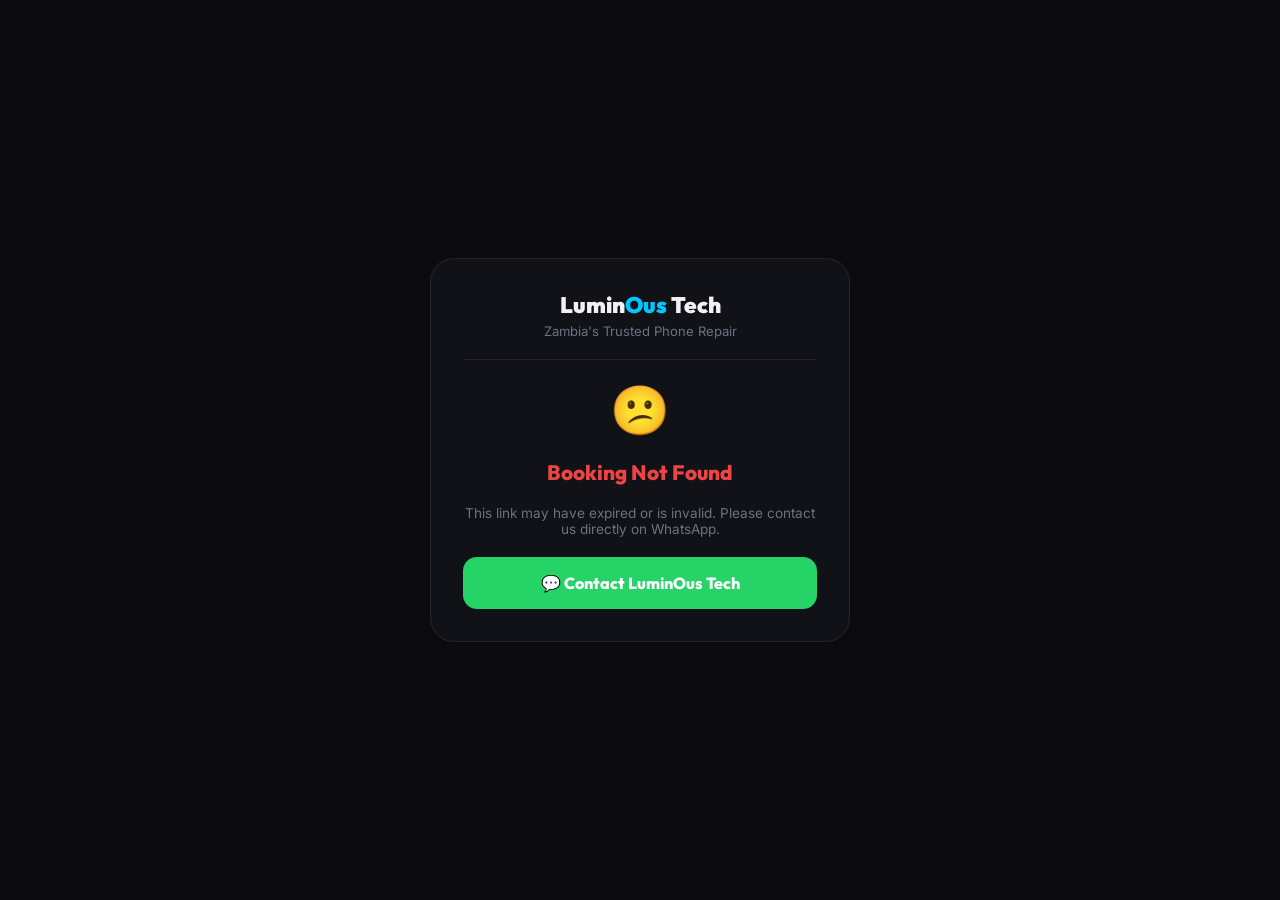
<file: public/confirm.html>
<!DOCTYPE html>
<html lang="en">
<head>
  <meta charset="UTF-8"/>
  <meta name="viewport" content="width=device-width, initial-scale=1.0"/>
  <title>Confirm Your Repair — LuminOus Tech</title>
  <link rel="preconnect" href="https://fonts.googleapis.com"/>
  <link href="https://fonts.googleapis.com/css2?family=Outfit:wght@400;600;700;800;900&family=Inter:wght@400;500;600&display=swap" rel="stylesheet"/>
  <style>
    :root {
      --bg:      #0a0a0f;
      --surface: #111118;
      --surface2:#1a1a24;
      --border:  rgba(255,255,255,0.07);
      --text:    #f0f0f5;
      --muted:   #6b7280;
      --accent:  #00c8ff;
      --green:   #10b981;
      --yellow:  #f59e0b;
      --red:     #ef4444;
    }

    *, *::before, *::after { box-sizing:border-box; margin:0; padding:0; }

    body {
      font-family: 'Inter', sans-serif;
      background: var(--bg);
      color: var(--text);
      min-height: 100vh;
      display: flex;
      flex-direction: column;
      align-items: center;
      justify-content: center;
      padding: 1.5rem;
    }

    .card {
      width: 100%;
      max-width: 420px;
      background: var(--surface);
      border: 1px solid var(--border);
      border-radius: 24px;
      padding: 2rem;
      display: flex;
      flex-direction: column;
      gap: 1.25rem;
    }

    .logo {
      text-align: center;
      font-family: 'Outfit', sans-serif;
      font-weight: 900;
      font-size: 1.4rem;
      color: var(--text);
    }

    .logo span { color: var(--accent); }

    .logo-sub {
      text-align: center;
      font-size: 0.82rem;
      color: var(--muted);
      margin-top: 0.25rem;
    }

    /* ── STATES ── */
    .state { display: none; flex-direction: column; gap: 1.25rem; }
    .state.active { display: flex; }

    /* ── LOADING ── */
    .spinner {
      width: 36px; height: 36px;
      border: 3px solid var(--border);
      border-top-color: var(--accent);
      border-radius: 50%;
      animation: spin 0.7s linear infinite;
      margin: 1rem auto;
    }
    @keyframes spin { to { transform: rotate(360deg); } }

    /* ── DETAIL GRID ── */
    .detail-grid {
      display: grid;
      grid-template-columns: 1fr 1fr;
      gap: 0.6rem;
    }

    .detail-item {
      background: var(--surface2);
      border: 1px solid var(--border);
      border-radius: 10px;
      padding: 0.75rem;
    }

    .detail-item.full { grid-column: 1 / -1; }

    .detail-label {
      font-size: 0.68rem;
      font-weight: 700;
      letter-spacing: 0.06em;
      text-transform: uppercase;
      color: var(--muted);
      margin-bottom: 0.25rem;
    }

    .detail-value {
      font-size: 0.9rem;
      font-weight: 600;
      color: var(--text);
    }

    /* ── PRICE BOX ── */
    .price-box {
      background: linear-gradient(135deg, rgba(0,200,255,0.1), rgba(124,58,237,0.1));
      border: 1px solid rgba(0,200,255,0.25);
      border-radius: 14px;
      padding: 1.25rem;
      text-align: center;
    }

    .price-label {
      font-size: 0.78rem;
      font-weight: 700;
      letter-spacing: 0.06em;
      text-transform: uppercase;
      color: var(--muted);
      margin-bottom: 0.4rem;
    }

    .price-amount {
      font-family: 'Outfit', sans-serif;
      font-size: 2.5rem;
      font-weight: 900;
      color: var(--accent);
      line-height: 1;
    }

    .price-valid {
      font-size: 0.78rem;
      color: var(--muted);
      margin-top: 0.4rem;
    }

    /* ── BUTTONS ── */
    .btn {
      display: flex;
      align-items: center;
      justify-content: center;
      gap: 0.5rem;
      width: 100%;
      padding: 1rem;
      border-radius: 14px;
      font-family: 'Outfit', sans-serif;
      font-weight: 800;
      font-size: 1rem;
      border: none;
      cursor: pointer;
      transition: all 0.2s;
    }

    .btn:active { transform: scale(0.97); }

    .btn-confirm {
      background: var(--green);
      color: #fff;
      font-size: 1.1rem;
      padding: 1.1rem;
    }

    .btn-confirm:disabled {
      opacity: 0.5;
      cursor: not-allowed;
      transform: none;
    }

    .btn-wa {
      background: #25D366;
      color: #fff;
    }

    .btn-secondary {
      background: var(--surface2);
      color: var(--muted);
      border: 1px solid var(--border);
      font-size: 0.85rem;
    }

    /* ── SUCCESS STATE ── */
    .success-icon {
      text-align: center;
      font-size: 4rem;
      animation: pop 0.4s ease;
    }

    @keyframes pop {
      0%   { transform: scale(0); opacity: 0; }
      70%  { transform: scale(1.2); }
      100% { transform: scale(1); opacity: 1; }
    }

    .success-title {
      font-family: 'Outfit', sans-serif;
      font-size: 1.5rem;
      font-weight: 900;
      text-align: center;
      color: var(--green);
    }

    .success-msg {
      text-align: center;
      font-size: 0.9rem;
      color: var(--muted);
      line-height: 1.6;
    }

    /* ── ERROR STATE ── */
    .error-icon {
      text-align: center;
      font-size: 3rem;
    }

    .error-title {
      font-family: 'Outfit', sans-serif;
      font-size: 1.3rem;
      font-weight: 800;
      text-align: center;
      color: var(--red);
    }

    .error-msg {
      text-align: center;
      font-size: 0.85rem;
      color: var(--muted);
    }

    /* ── ALREADY CONFIRMED ── */
    .already-icon {
      text-align: center;
      font-size: 3rem;
    }

    .already-title {
      font-family: 'Outfit', sans-serif;
      font-size: 1.3rem;
      font-weight: 800;
      text-align: center;
      color: var(--yellow);
    }

    .divider {
      height: 1px;
      background: var(--border);
    }

    .footer-note {
      text-align: center;
      font-size: 0.75rem;
      color: var(--muted);
    }
  </style>
</head>
<body>

<div class="card">
  <!-- LOGO -->
  <div>
    <div class="logo">Lumin<span>Ous</span> Tech</div>
    <div class="logo-sub">Zambia's Trusted Phone Repair </div>
  </div>

  <div class="divider"></div>

  <!-- LOADING STATE -->
  <div class="state active" id="state-loading">
    <div class="spinner"></div>
    <p style="text-align:center;font-size:0.85rem;color:var(--muted);">Loading your booking...</p>
  </div>

  <!-- BOOKING DETAILS STATE -->
  <div class="state" id="state-details">
    <div style="font-family:'Outfit',sans-serif;font-size:1rem;font-weight:700;color:var(--text);">
      Hi <span id="customer-name">there</span>! 👋
    </div>
    <p style="font-size:0.85rem;color:var(--muted);margin-top:-0.5rem;">
      Here are the details of your repair quote. Please review and confirm below.
    </p>

    <div class="detail-grid">
      <div class="detail-item">
        <div class="detail-label">Device</div>
        <div class="detail-value" id="detail-device">—</div>
      </div>
      <div class="detail-item">
        <div class="detail-label">Repair</div>
        <div class="detail-value" id="detail-repair">—</div>
      </div>
      <div class="detail-item">
        <div class="detail-label">Date</div>
        <div class="detail-value" id="detail-date">—</div>
      </div>
      <div class="detail-item">
        <div class="detail-label">Time</div>
        <div class="detail-value" id="detail-time">—</div>
      </div>
      <div class="detail-item full" id="detail-location-wrap" style="display:none;">
        <div class="detail-label">📍 Your Location</div>
        <div class="detail-value" id="detail-location">—</div>
      </div>
    </div>

    <div class="price-box">
      <div class="price-label">Your Quote</div>
      <div class="price-amount" id="detail-price">K 0</div>
      <div class="price-valid" id="detail-valid"></div>
    </div>

    <div id="detail-notes-wrap" style="display:none;">
      <div style="background:var(--surface2);border:1px solid var(--border);border-radius:10px;padding:0.75rem 1rem;">
        <div style="font-size:0.7rem;font-weight:700;text-transform:uppercase;letter-spacing:0.06em;color:var(--muted);margin-bottom:0.3rem;">Note from LuminOus Tech</div>
        <div style="font-size:0.875rem;color:var(--text);" id="detail-notes"></div>
      </div>
    </div>

    <button class="btn btn-confirm" id="confirmBtn" onclick="confirmBooking()">
      ✅ Yes, Confirm My Repair
    </button>

    <button class="btn btn-secondary" onclick="contactUs()">
      💬 I have a question
    </button>

    <p class="footer-note">
      By confirming you agree to our technician visiting your location at the stated time.
    </p>
  </div>

  <!-- SUCCESS STATE -->
  <div class="state" id="state-success">
    <div class="success-icon">🎉</div>
    <div class="success-title">Repair Confirmed!</div>
    <div class="success-msg">
      Your repair has been confirmed. Our technician will contact you shortly to
      arrange everything. Thank you for choosing LuminOus Tech!
    </div>
    <button class="btn btn-wa" onclick="contactUs()">
      💬 Chat with us on WhatsApp
    </button>
  </div>

  <!-- ALREADY CONFIRMED STATE -->
  <div class="state" id="state-already">
    <div class="already-icon">⚡</div>
    <div class="already-title">Already Confirmed!</div>
    <div class="success-msg">
      This booking has already been confirmed. Our technician will be in touch soon.
    </div>
    <button class="btn btn-wa" onclick="contactUs()">
      💬 Chat with us on WhatsApp
    </button>
  </div>

  <!-- ERROR STATE -->
  <div class="state" id="state-error">
    <div class="error-icon">😕</div>
    <div class="error-title">Booking Not Found</div>
    <div class="error-msg">
      This link may have expired or is invalid. Please contact us directly on WhatsApp.
    </div>
    <button class="btn btn-wa" onclick="contactUs()">
      💬 Contact LuminOus Tech
    </button>
  </div>

</div>

<script>
  const SUPABASE_URL = 'https://mmdtxhletzdmuwtiqppz.supabase.co';
  const SUPABASE_KEY = 'eyJhbGciOiJIUzI1NiIsInR5cCI6IkpXVCJ9.eyJpc3MiOiJzdXBhYmFzZSIsInJlZiI6Im1tZHR4aGxldHpkbXV3dGlxcHB6Iiwicm9sZSI6ImFub24iLCJpYXQiOjE3NzMwNDg5MzgsImV4cCI6MjA4ODYyNDkzOH0.aMFeVOjU-osWmLjeDFD5QdAzqy7AJJPSn4-qnGUcZ8o';
  const HEADERS = {
    'apikey': SUPABASE_KEY,
    'Authorization': 'Bearer ' + SUPABASE_KEY,
    'Content-Type': 'application/json',
    'Prefer': 'return=minimal'
  };

  const BUSINESS_PHONE = '260778817000';
  let booking = null;
  let quotation = null;

  // ── SHOW STATE ──
  function showState(name) {
    document.querySelectorAll('.state').forEach(s => s.classList.remove('active'));
    document.getElementById('state-' + name).classList.add('active');
  }

  // ── FORMAT MONEY ──
  function formatMoney(amount) {
    return 'K ' + Number(amount).toLocaleString();
  }

  // ── FORMAT DATE ──
  function formatDate(str) {
    if (!str) return '—';
    return new Date(str).toLocaleDateString('en-ZM', {
      weekday: 'short', day: 'numeric', month: 'short', year: 'numeric'
    });
  }

  // ── CONTACT US ──
  function contactUs() {
    const name = booking ? booking.name : 'there';
    const msg  = `Hi LuminOus Tech! 👋 I'm ${name} and I have a question about my repair booking.`;
    window.open('https://wa.me/' + BUSINESS_PHONE + '?text=' + encodeURIComponent(msg), '_blank');
  }

  // ── LOAD BOOKING ──
  async function loadBooking() {
    const params = new URLSearchParams(window.location.search);
    const id     = params.get('id');

    if (!id) { showState('error'); return; }

    try {
      // load booking
      const bRes  = await fetch(
        `${SUPABASE_URL}/rest/v1/bookings?id=eq.${id}&select=*`,
        { headers: { 'apikey': SUPABASE_KEY, 'Authorization': 'Bearer ' + SUPABASE_KEY } }
      );
      const bData = await bRes.json();

      if (!bData || !bData.length) { showState('error'); return; }
      booking = bData[0];

      // already confirmed or beyond quoted
      if (['accepted','paid','completed'].includes(booking.status)) {
        showState('already');
        return;
      }

      // load latest quotation for this booking
      const qRes  = await fetch(
        `${SUPABASE_URL}/rest/v1/quotations?booking_id=eq.${id}&order=created_at.desc&limit=1&select=*`,
        { headers: { 'apikey': SUPABASE_KEY, 'Authorization': 'Bearer ' + SUPABASE_KEY } }
      );
      const qData = await qRes.json();
      quotation   = qData && qData.length ? qData[0] : null;

      // populate UI
      const firstName = (booking.name || '').split(' ')[0];
      document.getElementById('customer-name').textContent  = firstName;
      document.getElementById('detail-device').textContent  = booking.device || '—';
      document.getElementById('detail-repair').textContent  = booking.repair_type || '—';
      document.getElementById('detail-date').textContent    = formatDate(booking.preferred_date);
      document.getElementById('detail-time').textContent    = booking.preferred_time || '—';

      if (booking.notes) {
        document.getElementById('detail-location').textContent       = booking.notes;
        document.getElementById('detail-location-wrap').style.display = 'block';
      }

      if (quotation) {
        document.getElementById('detail-price').textContent =
          formatMoney(quotation.total_amount);
        document.getElementById('detail-valid').textContent =
          quotation.valid_until ? '📅 Valid until ' + formatDate(quotation.valid_until) : '';

        if (quotation.notes) {
          document.getElementById('detail-notes').textContent          = quotation.notes;
          document.getElementById('detail-notes-wrap').style.display   = 'block';
        }
      } else {
        document.getElementById('detail-price').textContent =
          booking.quote_amount ? formatMoney(booking.quote_amount) : 'TBD';
      }

      showState('details');

    } catch (e) {
      showState('error');
    }
  }

  // ── CONFIRM BOOKING ──
  async function confirmBooking() {
    const btn = document.getElementById('confirmBtn');
    btn.disabled    = true;
    btn.textContent = 'Confirming...';

    try {
      const params = new URLSearchParams(window.location.search);
      const id     = params.get('id');

      await fetch(`${SUPABASE_URL}/rest/v1/bookings?id=eq.${id}`, {
        method: 'PATCH',
        headers: HEADERS,
        body: JSON.stringify({
          status:           'accepted',
          quote_accepted_at: new Date().toISOString()
        })
      });

      if (quotation) {
        await fetch(`${SUPABASE_URL}/rest/v1/quotations?id=eq.${quotation.id}`, {
          method: 'PATCH',
          headers: HEADERS,
          body: JSON.stringify({ status: 'accepted' })
        });
      }

      showState('success');

    } catch (e) {
      btn.disabled    = false;
      btn.textContent = '✅ Yes, Confirm My Repair';
      alert('Something went wrong. Please try again or contact us on WhatsApp.');
    }
  }

  // ── INIT ──
  loadBooking();
</script>

</body>
</html>
</file>
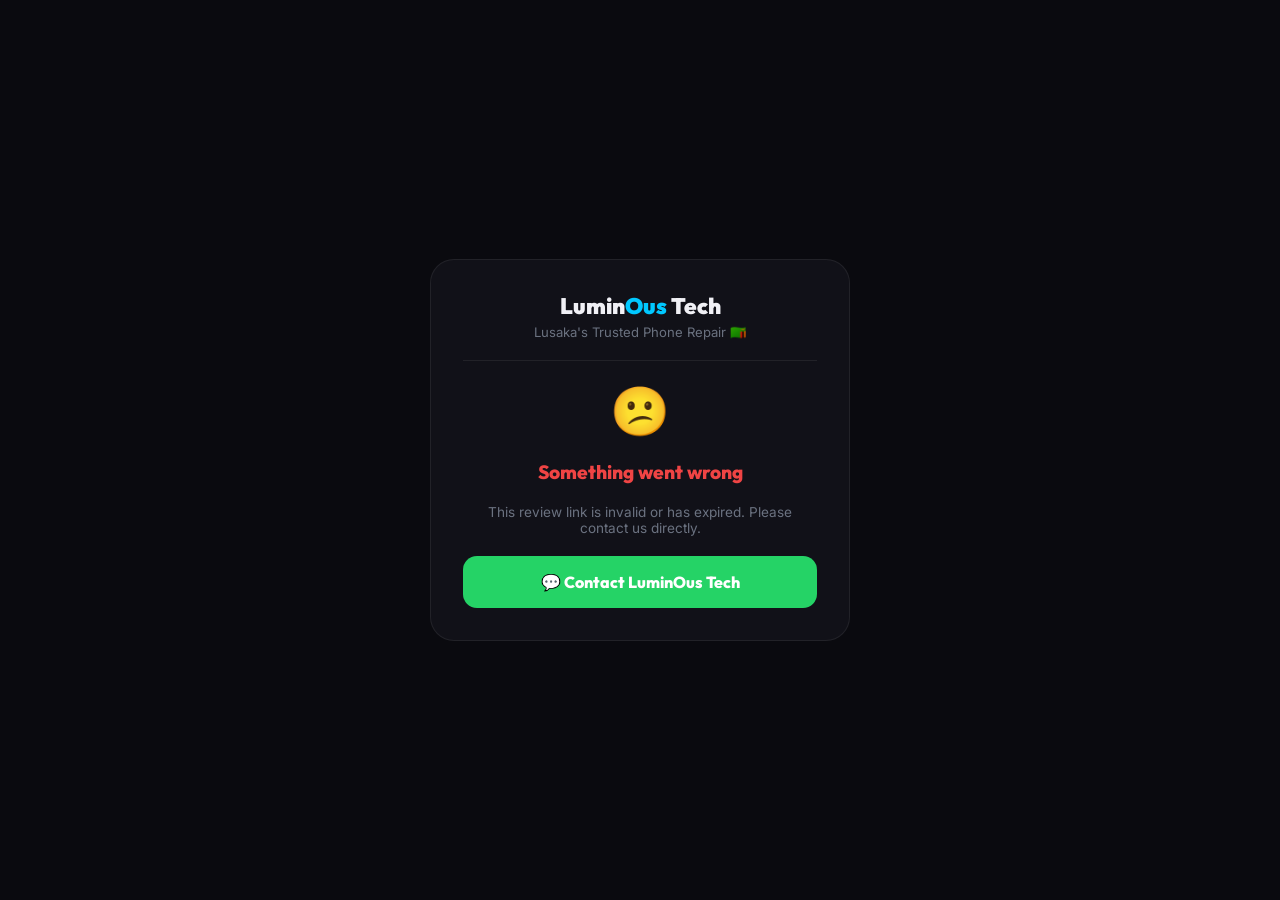
<file: public/review.html>
<!DOCTYPE html>
<html lang="en">
<head>
  <meta charset="UTF-8"/>
  <meta name="viewport" content="width=device-width, initial-scale=1.0"/>
  <title>Leave a Review — LuminOus Tech</title>
  <link rel="preconnect" href="https://fonts.googleapis.com"/>
  <link href="https://fonts.googleapis.com/css2?family=Outfit:wght@400;600;700;800;900&family=Inter:wght@400;500;600&display=swap" rel="stylesheet"/>
  <style>
    :root {
      --bg:      #0a0a0f;
      --surface: #111118;
      --surface2:#1a1a24;
      --border:  rgba(255,255,255,0.07);
      --text:    #f0f0f5;
      --muted:   #6b7280;
      --accent:  #00c8ff;
      --green:   #10b981;
      --yellow:  #f59e0b;
      --red:     #ef4444;
    }

    *, *::before, *::after { box-sizing:border-box; margin:0; padding:0; }

    body {
      font-family: 'Inter', sans-serif;
      background: var(--bg);
      color: var(--text);
      min-height: 100vh;
      display: flex;
      flex-direction: column;
      align-items: center;
      justify-content: center;
      padding: 1.5rem;
    }

    .card {
      width: 100%;
      max-width: 420px;
      background: var(--surface);
      border: 1px solid var(--border);
      border-radius: 24px;
      padding: 2rem;
      display: flex;
      flex-direction: column;
      gap: 1.25rem;
    }

    .logo {
      text-align: center;
      font-family: 'Outfit', sans-serif;
      font-weight: 900;
      font-size: 1.4rem;
    }
    .logo span { color: var(--accent); }
    .logo-sub {
      text-align: center;
      font-size: 0.82rem;
      color: var(--muted);
      margin-top: 0.25rem;
    }

    .divider { height:1px; background:var(--border); }

    /* ── STATES ── */
    .state { display:none; flex-direction:column; gap:1.25rem; }
    .state.active { display:flex; }

    .spinner {
      width:36px; height:36px;
      border:3px solid var(--border);
      border-top-color: var(--accent);
      border-radius:50%;
      animation: spin 0.7s linear infinite;
      margin: 1rem auto;
    }
    @keyframes spin { to { transform:rotate(360deg); } }

    /* ── STAR RATING ── */
    .stars-title {
      font-family: 'Outfit', sans-serif;
      font-size: 1.1rem;
      font-weight: 800;
      text-align: center;
    }

    .stars-sub {
      text-align: center;
      font-size: 0.85rem;
      color: var(--muted);
      margin-top: 0.25rem;
    }

    .stars-wrap {
      display: flex;
      justify-content: center;
      gap: 0.5rem;
      padding: 0.5rem 0;
    }

    .star {
      font-size: 2.8rem;
      cursor: pointer;
      transition: transform 0.15s ease;
      filter: grayscale(1) opacity(0.3);
      user-select: none;
    }

    .star.active {
      filter: grayscale(0) opacity(1);
      transform: scale(1.1);
    }

    .star:hover {
      transform: scale(1.2);
    }

    .star-label {
      text-align: center;
      font-family: 'Outfit', sans-serif;
      font-size: 0.9rem;
      font-weight: 700;
      color: var(--yellow);
      min-height: 1.4rem;
      transition: all 0.2s;
    }

    /* ── FORM ── */
    .form-group {
      display: flex;
      flex-direction: column;
      gap: 0.4rem;
    }

    .form-group label {
      font-size: 0.75rem;
      font-weight: 700;
      letter-spacing: 0.06em;
      text-transform: uppercase;
      color: var(--muted);
    }

    textarea {
      width: 100%;
      background: var(--surface2);
      border: 1px solid var(--border);
      border-radius: 12px;
      padding: 0.9rem 1rem;
      color: var(--text);
      font-family: 'Inter', sans-serif;
      font-size: 0.95rem;
      resize: none;
      outline: none;
      min-height: 110px;
      transition: border-color 0.2s;
    }

    textarea:focus { border-color: var(--accent); }
    textarea::placeholder { color: var(--muted); opacity: 0.6; }

    /* ── REPAIR SUMMARY ── */
    .repair-summary {
      background: var(--surface2);
      border: 1px solid var(--border);
      border-radius: 12px;
      padding: 0.9rem 1rem;
      display: flex;
      align-items: center;
      gap: 0.75rem;
    }

    .repair-icon {
      font-size: 1.8rem;
      flex-shrink: 0;
    }

    .repair-info-label {
      font-size: 0.7rem;
      font-weight: 700;
      text-transform: uppercase;
      letter-spacing: 0.05em;
      color: var(--muted);
    }

    .repair-info-value {
      font-family: 'Outfit', sans-serif;
      font-weight: 700;
      font-size: 0.95rem;
      color: var(--text);
      margin-top: 0.1rem;
    }

    /* ── BUTTONS ── */
    .btn {
      display: flex;
      align-items: center;
      justify-content: center;
      gap: 0.5rem;
      width: 100%;
      padding: 1rem;
      border-radius: 14px;
      font-family: 'Outfit', sans-serif;
      font-weight: 800;
      font-size: 1rem;
      border: none;
      cursor: pointer;
      transition: all 0.2s;
    }
    .btn:active { transform: scale(0.97); }
    .btn:disabled { opacity:0.5; cursor:not-allowed; transform:none; }

    .btn-submit {
      background: var(--accent);
      color: #000;
      font-size: 1.05rem;
    }

    .btn-wa {
      background: #25D366;
      color: #fff;
    }

    .btn-secondary {
      background: var(--surface2);
      color: var(--muted);
      border: 1px solid var(--border);
      font-size: 0.85rem;
    }

    /* ── SUCCESS ── */
    .success-icon {
      text-align: center;
      font-size: 4rem;
      animation: pop 0.4s ease;
    }
    @keyframes pop {
      0%   { transform:scale(0); opacity:0; }
      70%  { transform:scale(1.2); }
      100% { transform:scale(1); opacity:1; }
    }

    .success-title {
      font-family: 'Outfit', sans-serif;
      font-size: 1.5rem;
      font-weight: 900;
      text-align: center;
      color: var(--green);
    }

    .success-msg {
      text-align: center;
      font-size: 0.88rem;
      color: var(--muted);
      line-height: 1.6;
    }

    /* ── ERROR ── */
    .error-icon  { text-align:center; font-size:3rem; }
    .error-title {
      font-family: 'Outfit', sans-serif;
      font-size: 1.2rem;
      font-weight: 800;
      text-align: center;
      color: var(--red);
    }
    .error-msg { text-align:center; font-size:0.85rem; color:var(--muted); }

    .char-count {
      text-align: right;
      font-size: 0.72rem;
      color: var(--muted);
      margin-top: 0.25rem;
    }
  </style>
</head>
<body>

<div class="card">
  <div>
    <div class="logo">Lumin<span>Ous</span> Tech</div>
    <div class="logo-sub">Lusaka's Trusted Phone Repair 🇿🇲</div>
  </div>

  <div class="divider"></div>

  <!-- LOADING -->
  <div class="state active" id="state-loading">
    <div class="spinner"></div>
    <p style="text-align:center;font-size:0.85rem;color:var(--muted);">Loading...</p>
  </div>

  <!-- REVIEW FORM -->
  <div class="state" id="state-form">
    <div>
      <div class="stars-title">How was your Experience? ⭐</div>
      <div class="stars-sub" id="form-subtitle">Tap a star to rate your experience</div>
    </div>

    <!-- REPAIR SUMMARY -->
    <div class="repair-summary">
      <div class="repair-icon">🔧</div>
      <div>
        <div class="repair-info-label">Completed Repair</div>
        <div class="repair-info-value" id="repair-summary-text">—</div>
      </div>
    </div>

    <!-- STARS -->
    <div class="stars-wrap" id="starsWrap">
      <span class="star" data-val="1" onclick="setRating(1)">⭐</span>
      <span class="star" data-val="2" onclick="setRating(2)">⭐</span>
      <span class="star" data-val="3" onclick="setRating(3)">⭐</span>
      <span class="star" data-val="4" onclick="setRating(4)">⭐</span>
      <span class="star" data-val="5" onclick="setRating(5)">⭐</span>
    </div>
    <div class="star-label" id="starLabel">—</div>

    <!-- REVIEW TEXT -->
    <div class="form-group">
      <label>Your Review <span style="color:var(--muted);text-transform:none;font-size:0.7rem;font-weight:400;">(optional but appreciated)</span></label>
      <textarea id="reviewText" maxlength="300"
        placeholder="Tell us about your experience — was the technician professional? Was your device fixed properly?"
        oninput="updateCharCount()"></textarea>
      <div class="char-count"><span id="charCount">0</span>/300</div>
    </div>

    <button class="btn btn-submit" id="submitBtn" onclick="submitReview()" disabled>
      Submit Review →
    </button>

    <p style="text-align:center;font-size:0.75rem;color:var(--muted);">
      Your review helps other customers in Lusaka find trusted repairs 🇿🇲
    </p>
  </div>

  <!-- SUCCESS -->
  <div class="state" id="state-success">
    <div class="success-icon">🙏</div>
    <div class="success-title">Thank You!</div>
    <div class="success-msg">
      Your review means a lot to us. It helps other people in Lusaka find
      trusted phone repairs. We really appreciate your support! 🇿🇲
    </div>
    <button class="btn btn-wa" onclick="shareWA()">
      💬 Share LuminOus Tech with a friend
    </button>
  </div>

  <!-- ALREADY REVIEWED -->
  <div class="state" id="state-already">
    <div style="text-align:center;font-size:3rem;">⭐</div>
    <div style="font-family:'Outfit',sans-serif;font-size:1.2rem;font-weight:800;text-align:center;color:var(--yellow);">
      Already Reviewed!
    </div>
    <div class="success-msg">
      You've already left a review for this repair. Thank you so much! 🙏
    </div>
  </div>

  <!-- ERROR -->
  <div class="state" id="state-error">
    <div class="error-icon">😕</div>
    <div class="error-title">Something went wrong</div>
    <div class="error-msg">
      This review link is invalid or has expired. Please contact us directly.
    </div>
    <button class="btn btn-wa" onclick="contactUs()">
      💬 Contact LuminOus Tech
    </button>
  </div>

</div>

<script>
  const SUPABASE_URL = 'https://mmdtxhletzdmuwtiqppz.supabase.co';
  const SUPABASE_KEY = 'eyJhbGciOiJIUzI1NiIsInR5cCI6IkpXVCJ9.eyJpc3MiOiJzdXBhYmFzZSIsInJlZiI6Im1tZHR4aGxldHpkbXV3dGlxcHB6Iiwicm9sZSI6ImFub24iLCJpYXQiOjE3NzMwNDg5MzgsImV4cCI6MjA4ODYyNDkzOH0.aMFeVOjU-osWmLjeDFD5QdAzqy7AJJPSn4-qnGUcZ8o';
  const HEADERS = {
    'apikey': SUPABASE_KEY,
    'Authorization': 'Bearer ' + SUPABASE_KEY,
    'Content-Type': 'application/json',
    'Prefer': 'return=minimal'
  };

  const BUSINESS_PHONE = '260778817000';
  let selectedRating = 0;
  let booking = null;

  const STAR_LABELS = {
    1: 'Poor 😞',
    2: 'Fair 😐',
    3: 'Good 🙂',
    4: 'Great 😊',
    5: 'Excellent! 🤩'
  };

  // ── SHOW STATE ──
  function showState(name) {
    document.querySelectorAll('.state').forEach(s => s.classList.remove('active'));
    document.getElementById('state-' + name).classList.add('active');
  }

  // ── STARS ──
  function setRating(val) {
    selectedRating = val;
    document.querySelectorAll('.star').forEach(s => {
      s.classList.toggle('active', parseInt(s.dataset.val) <= val);
    });
    document.getElementById('starLabel').textContent = STAR_LABELS[val] || '';
    document.getElementById('submitBtn').disabled = false;
  }

  // ── CHAR COUNT ──
  function updateCharCount() {
    const len = document.getElementById('reviewText').value.length;
    document.getElementById('charCount').textContent = len;
  }

  // ── CONTACT ──
  function contactUs() {
    window.open('https://wa.me/' + BUSINESS_PHONE + '?text=' +
      encodeURIComponent('Hi LuminOus Tech! 👋 I need help.'), '_blank');
  }

  // ── SHARE ──
  function shareWA() {
    const msg = `I just got my phone fixed by *LuminOus Tech* in Lusaka and it was 🔥\n\nFast, professional and came to my location!\n\nBook your repair here 👉 https://luminous-tech.pages.dev`;
    window.open('https://wa.me/?text=' + encodeURIComponent(msg), '_blank');
  }

  // ── LOAD BOOKING ──
  async function loadBooking() {
    const params = new URLSearchParams(window.location.search);
    const id     = params.get('id');
    if (!id) { showState('error'); return; }

    try {
      const res  = await fetch(
        `${SUPABASE_URL}/rest/v1/bookings?id=eq.${id}&select=*`,
        { headers: { 'apikey': SUPABASE_KEY, 'Authorization': 'Bearer ' + SUPABASE_KEY } }
      );
      const data = await res.json();
      if (!data || !data.length) { showState('error'); return; }
      booking = data[0];

      // check if already reviewed
      const rRes  = await fetch(
        `${SUPABASE_URL}/rest/v1/reviews?booking_id=eq.${id}&select=id`,
        { headers: { 'apikey': SUPABASE_KEY, 'Authorization': 'Bearer ' + SUPABASE_KEY } }
      );
      const rData = await rRes.json();
      if (rData && rData.length) { showState('already'); return; }

      // populate
      const firstName = (booking.name || 'there').split(' ')[0];
      document.getElementById('form-subtitle').textContent =
        `Hi ${firstName}! How was your ${booking.repair_type || 'repair'}?`;
      document.getElementById('repair-summary-text').textContent =
        `${booking.repair_type || 'Repair'} — ${booking.device || 'Your device'}`;

      showState('form');

    } catch (e) {
      showState('error');
    }
  }

  // ── SUBMIT REVIEW ──
  async function submitReview() {
    if (!selectedRating) {
      return;
    }

    const btn = document.getElementById('submitBtn');
    btn.disabled    = true;
    btn.textContent = 'Submitting...';

    const reviewText = document.getElementById('reviewText').value.trim();
    const params     = new URLSearchParams(window.location.search);
    const id         = params.get('id');

    try {
      const res = await fetch(`${SUPABASE_URL}/rest/v1/reviews`, {
        method: 'POST',
        headers: HEADERS,
        body: JSON.stringify({
          booking_id:  id,
          name:        booking.name || 'Anonymous',
          location:    booking.notes || 'Lusaka, Zambia',
          rating:      selectedRating,
          review_text: reviewText || null,
          approved:    false
        })
      });

      if (res.status === 201) {
        showState('success');
      } else {
        throw new Error('Failed');
      }
    } catch (e) {
      btn.disabled    = false;
      btn.textContent = 'Submit Review →';
      alert('Something went wrong. Please try again.');
    }
  }

  // ── INIT ──
  loadBooking();
</script>

</body>
</html>
</file>
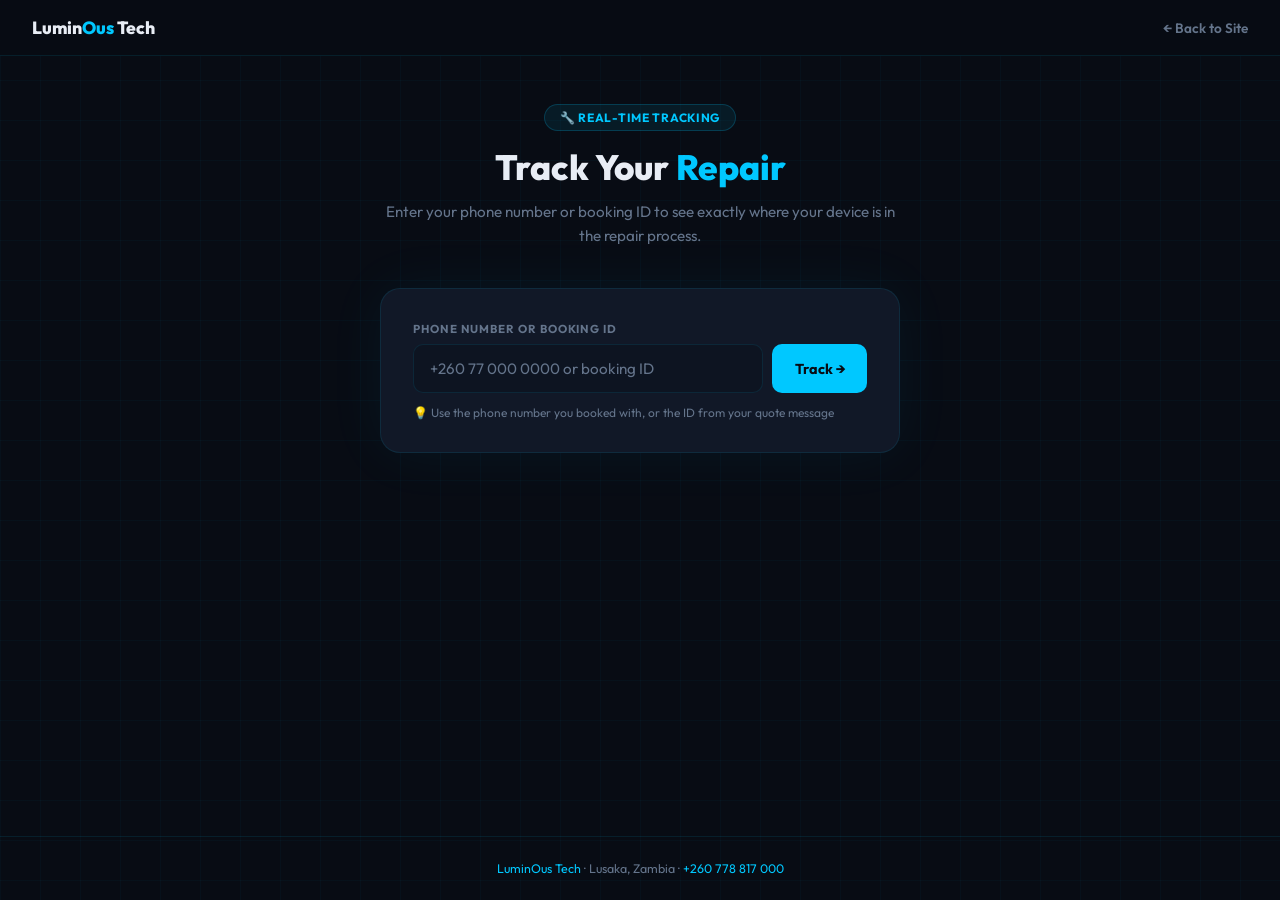
<file: public/track.html>
<!DOCTYPE html>
<html lang="en">
<head>
<meta charset="UTF-8"/>
<meta name="viewport" content="width=device-width, initial-scale=1.0"/>
<title>Track Your Repair — LuminOus Tech</title>
<link href="https://fonts.googleapis.com/css2?family=Outfit:wght@400;500;600;700;800&family=JetBrains+Mono:wght@400;600&display=swap" rel="stylesheet"/>
<style>
  :root {
    --bg: #080c14;
    --surface: #0d1421;
    --card: #111827;
    --border: rgba(0,200,255,0.1);
    --accent: #00c8ff;
    --accent2: #ff6b2b;
    --green: #22c55e;
    --yellow: #f59e0b;
    --red: #ef4444;
    --text: #e8edf5;
    --muted: #64748b;
    --font: 'Outfit', sans-serif;
    --mono: 'JetBrains Mono', monospace;
  }

  *, *::before, *::after { box-sizing: border-box; margin: 0; padding: 0; }
  html { scroll-behavior: smooth; }
  body {
    font-family: var(--font);
    background: var(--bg);
    color: var(--text);
    min-height: 100vh;
    min-height: 100dvh;
    display: flex;
    flex-direction: column;
  }

  /* ── BACKGROUND GRID ── */
  body::before {
    content: '';
    position: fixed; inset: 0; z-index: 0;
    background-image:
      linear-gradient(rgba(0,200,255,0.03) 1px, transparent 1px),
      linear-gradient(90deg, rgba(0,200,255,0.03) 1px, transparent 1px);
    background-size: 40px 40px;
    pointer-events: none;
  }

  /* ── NAV ── */
  nav {
    position: sticky; top: 0; z-index: 100;
    background: rgba(8,12,20,0.95);
    backdrop-filter: blur(20px);
    border-bottom: 1px solid var(--border);
    display: flex; align-items: center; justify-content: space-between;
    padding: 1rem 2rem;
  }
  .nav-logo { font-size: 1.1rem; font-weight: 800; text-decoration: none; color: var(--text); }
  .nav-logo span { color: var(--accent); }
  .nav-back {
    display: flex; align-items: center; gap: 0.5rem;
    color: var(--muted); font-size: 0.85rem; font-weight: 600;
    text-decoration: none; transition: color 0.2s;
  }
  .nav-back:hover { color: var(--accent); }

  /* ── MAIN ── */
  main {
    flex: 1; position: relative; z-index: 1;
    display: flex; flex-direction: column; align-items: center;
    padding: 3rem 1.5rem 4rem;
  }

  /* ── HERO ── */
  .page-hero { text-align: center; margin-bottom: 2.5rem; max-width: 520px; }
  .page-badge {
    display: inline-flex; align-items: center; gap: 0.4rem;
    background: rgba(0,200,255,0.08); border: 1px solid rgba(0,200,255,0.2);
    color: var(--accent); padding: 0.3rem 0.9rem; border-radius: 100px;
    font-size: 0.75rem; font-weight: 700; letter-spacing: 0.06em;
    text-transform: uppercase; margin-bottom: 1rem;
  }
  .page-title { font-size: 2.2rem; font-weight: 800; line-height: 1.15; margin-bottom: 0.8rem; }
  .page-title span { color: var(--accent); }
  .page-sub { color: var(--muted); font-size: 0.95rem; line-height: 1.6; }

  /* ── SEARCH BOX ── */
  .search-card {
    width: 100%; max-width: 520px;
    background: var(--card); border: 1px solid var(--border);
    border-radius: 20px; padding: 2rem;
    box-shadow: 0 0 60px rgba(0,200,255,0.06);
    margin-bottom: 2rem;
  }
  .search-label {
    font-size: 0.72rem; font-weight: 700; letter-spacing: 0.08em;
    text-transform: uppercase; color: var(--muted); margin-bottom: 0.5rem; display: block;
  }
  .search-row { display: flex; gap: 0.6rem; }
  .search-input {
    flex: 1; background: var(--surface); border: 1px solid var(--border);
    border-radius: 10px; padding: 0.85rem 1rem; color: var(--text);
    font-family: var(--font); font-size: 0.95rem; outline: none;
    transition: border-color 0.2s;
  }
  .search-input:focus { border-color: var(--accent); box-shadow: 0 0 0 3px rgba(0,200,255,0.08); }
  .search-input::placeholder { color: var(--muted); }
  .search-btn {
    background: var(--accent); color: #080c14;
    border: none; padding: 0.85rem 1.4rem; border-radius: 10px;
    font-family: var(--font); font-size: 0.9rem; font-weight: 700;
    cursor: pointer; transition: all 0.2s; white-space: nowrap;
  }
  .search-btn:hover { background: #33d4ff; }
  .search-btn:disabled { opacity: 0.6; cursor: not-allowed; }
  .search-hint {
    font-size: 0.75rem; color: var(--muted); margin-top: 0.8rem;
    display: flex; align-items: center; gap: 0.4rem;
  }

  /* ── RESULT CARD ── */
  .result-card {
    width: 100%; max-width: 520px;
    animation: fadeUp 0.4s ease;
    display: none;
  }
  .result-card.show { display: block; }

  @keyframes fadeUp {
    from { opacity: 0; transform: translateY(16px); }
    to   { opacity: 1; transform: translateY(0); }
  }

  /* ── BOOKING HEADER ── */
  .booking-header {
    background: var(--card); border: 1px solid var(--border);
    border-radius: 16px 16px 0 0; padding: 1.5rem;
    border-bottom: none;
    display: flex; align-items: flex-start; justify-content: space-between; gap: 1rem;
    flex-wrap: wrap;
  }
  .booking-customer { font-size: 1.2rem; font-weight: 800; margin-bottom: 0.2rem; }
  .booking-meta { font-size: 0.8rem; color: var(--muted); font-family: var(--mono); }
  .booking-device-pill {
    background: rgba(0,200,255,0.08); border: 1px solid rgba(0,200,255,0.2);
    border-radius: 8px; padding: 0.4rem 0.8rem;
    font-size: 0.78rem; font-weight: 700; color: var(--accent);
    white-space: nowrap;
  }

  /* ── STATUS TIMELINE ── */
  .timeline-wrap {
    background: var(--card); border: 1px solid var(--border);
    border-top: none; border-bottom: none;
    padding: 1.8rem 1.5rem;
  }
  .timeline-title {
    font-size: 0.68rem; font-weight: 700; letter-spacing: 0.1em;
    text-transform: uppercase; color: var(--muted); margin-bottom: 1.5rem;
  }
  .timeline { display: flex; flex-direction: column; gap: 0; position: relative; }

  .timeline-step {
    display: flex; align-items: flex-start; gap: 1rem;
    position: relative; padding-bottom: 1.4rem;
  }
  .timeline-step:last-child { padding-bottom: 0; }

  /* vertical line */
  .timeline-step:not(:last-child)::after {
    content: '';
    position: absolute; left: 17px; top: 36px;
    width: 2px; bottom: 0;
    background: var(--border);
    transition: background 0.4s;
  }
  .timeline-step.done:not(:last-child)::after { background: var(--green); }
  .timeline-step.active:not(:last-child)::after { background: rgba(0,200,255,0.3); }

  /* dot */
  .step-dot {
    width: 36px; height: 36px; border-radius: 50%;
    display: flex; align-items: center; justify-content: center;
    font-size: 1rem; flex-shrink: 0;
    border: 2px solid var(--border);
    background: var(--surface);
    transition: all 0.4s;
    position: relative; z-index: 1;
  }
  .timeline-step.done .step-dot {
    background: rgba(34,197,94,0.15);
    border-color: var(--green);
  }
  .timeline-step.active .step-dot {
    background: rgba(0,200,255,0.12);
    border-color: var(--accent);
    box-shadow: 0 0 0 4px rgba(0,200,255,0.1);
    animation: pulse-dot 2s infinite;
  }
  .timeline-step.cancelled .step-dot {
    background: rgba(239,68,68,0.1);
    border-color: var(--red);
  }

  @keyframes pulse-dot {
    0%, 100% { box-shadow: 0 0 0 4px rgba(0,200,255,0.1); }
    50%       { box-shadow: 0 0 0 8px rgba(0,200,255,0.05); }
  }

  .step-content { flex: 1; padding-top: 0.35rem; }
  .step-name {
    font-size: 0.92rem; font-weight: 700; margin-bottom: 0.15rem;
    color: var(--muted); transition: color 0.3s;
  }
  .timeline-step.done .step-name { color: var(--green); }
  .timeline-step.active .step-name { color: var(--text); }
  .timeline-step.cancelled .step-name { color: var(--red); }
  .step-desc { font-size: 0.78rem; color: var(--muted); line-height: 1.5; }
  .timeline-step.active .step-desc { color: var(--muted); }

  .step-time {
    font-size: 0.68rem; font-family: var(--mono);
    color: var(--muted); margin-top: 0.3rem;
  }
  .timeline-step.active .step-time { color: var(--accent); }
  .timeline-step.done .step-time { color: var(--green); opacity: 0.7; }

  /* active step badge */
  .active-badge {
    display: inline-flex; align-items: center; gap: 0.3rem;
    background: rgba(0,200,255,0.1); border: 1px solid rgba(0,200,255,0.25);
    color: var(--accent); border-radius: 100px;
    font-size: 0.62rem; font-weight: 800; padding: 0.15rem 0.5rem;
    letter-spacing: 0.06em; text-transform: uppercase;
    margin-left: 0.5rem; vertical-align: middle;
  }
  .active-badge::before {
    content: ''; width: 5px; height: 5px; border-radius: 50%;
    background: var(--accent); animation: blink 1.2s infinite;
  }
  @keyframes blink { 0%,100%{opacity:1} 50%{opacity:0.3} }

  /* ── QUOTE SECTION ── */
  .quote-section {
    background: var(--card); border: 1px solid var(--border);
    border-top: none; padding: 1.5rem;
    display: none;
  }
  .quote-section.show { display: block; }
  .quote-section-title {
    font-size: 0.68rem; font-weight: 700; letter-spacing: 0.1em;
    text-transform: uppercase; color: var(--muted); margin-bottom: 1rem;
  }
  .quote-amount-row {
    display: flex; align-items: center; justify-content: space-between;
    background: rgba(0,200,255,0.05); border: 1px solid rgba(0,200,255,0.15);
    border-radius: 10px; padding: 1rem 1.2rem; margin-bottom: 1rem;
  }
  .quote-amount-label { font-size: 0.85rem; color: var(--muted); }
  .quote-amount-val { font-family: var(--mono); font-size: 1.5rem; font-weight: 800; color: var(--accent); }
  .quote-valid { font-size: 0.75rem; color: var(--muted); margin-top: 0.3rem; }
  .quote-notes {
    background: var(--surface); border-radius: 8px; padding: 0.8rem 1rem;
    font-size: 0.82rem; color: var(--muted); line-height: 1.6;
    border-left: 3px solid rgba(0,200,255,0.3); margin-bottom: 1rem;
  }
  .confirm-btn {
    width: 100%; background: var(--green); color: #fff;
    border: none; padding: 0.9rem; border-radius: 10px;
    font-family: var(--font); font-size: 0.95rem; font-weight: 700;
    cursor: pointer; transition: all 0.2s; display: flex; align-items: center; justify-content: center; gap: 0.5rem;
  }
  .confirm-btn:hover { background: #16a34a; }
  .confirm-btn:disabled { opacity: 0.5; cursor: not-allowed; }
  .confirm-btn.confirmed { background: rgba(34,197,94,0.15); color: var(--green); border: 1px solid rgba(34,197,94,0.3); cursor: default; }

  /* ── FOOTER CARD ── */
  .result-footer {
    background: var(--surface); border: 1px solid var(--border);
    border-top: 1px solid var(--border);
    border-radius: 0 0 16px 16px; padding: 1.2rem 1.5rem;
    display: flex; align-items: center; justify-content: space-between;
    flex-wrap: wrap; gap: 0.8rem;
  }
  .result-footer-left { font-size: 0.78rem; color: var(--muted); }
  .wa-btn {
    display: inline-flex; align-items: center; gap: 0.5rem;
    background: rgba(37,211,102,0.1); border: 1px solid rgba(37,211,102,0.25);
    color: #25D366; padding: 0.5rem 1rem; border-radius: 8px;
    font-family: var(--font); font-size: 0.8rem; font-weight: 700;
    text-decoration: none; transition: all 0.2s;
  }
  .wa-btn:hover { background: rgba(37,211,102,0.2); }

  /* ── ERROR / EMPTY STATES ── */
  .state-box {
    width: 100%; max-width: 520px;
    background: var(--card); border: 1px solid var(--border);
    border-radius: 16px; padding: 3rem 2rem;
    text-align: center; display: none;
  }
  .state-box.show { display: block; animation: fadeUp 0.3s ease; }
  .state-icon { font-size: 3rem; margin-bottom: 1rem; }
  .state-title { font-size: 1.1rem; font-weight: 700; margin-bottom: 0.5rem; }
  .state-sub { font-size: 0.875rem; color: var(--muted); line-height: 1.6; }

  /* ── SPINNER ── */
  .spinner-box {
    width: 100%; max-width: 520px;
    display: none; text-align: center; padding: 3rem;
  }
  .spinner-box.show { display: block; }
  .spinner {
    width: 32px; height: 32px; border: 3px solid var(--border);
    border-top-color: var(--accent); border-radius: 50%;
    animation: spin 0.7s linear infinite; display: inline-block; margin-bottom: 1rem;
  }
  @keyframes spin { to { transform: rotate(360deg); } }
  .spinner-text { color: var(--muted); font-size: 0.875rem; }

  /* ── FOOTER ── */
  footer {
    position: relative; z-index: 1;
    border-top: 1px solid var(--border);
    padding: 1.5rem 2rem;
    text-align: center;
    font-size: 0.78rem; color: var(--muted);
  }
  footer a { color: var(--accent); text-decoration: none; }

  /* ── TOAST ── */
  .toast {
    position: fixed; bottom: 2rem; left: 50%; transform: translateX(-50%) translateY(20px);
    background: var(--card); border: 1px solid var(--border);
    color: var(--text); padding: 0.8rem 1.5rem; border-radius: 10px;
    font-size: 0.875rem; font-weight: 600; z-index: 9999;
    opacity: 0; transition: all 0.3s; pointer-events: none;
    box-shadow: 0 8px 30px rgba(0,0,0,0.4); white-space: nowrap;
  }
  .toast.show { opacity: 1; transform: translateX(-50%) translateY(0); }

  /* ── MOBILE ── */
  @media (max-width: 600px) {
    nav { padding: 0.85rem 1rem; }
    .nav-logo { font-size: 1rem; }
    main { padding: 2rem 1rem 3rem; }
    .page-title { font-size: 1.7rem; }
    .search-card { padding: 1.4rem; border-radius: 16px; }
    .search-row { flex-direction: column; }
    .search-btn { width: 100%; padding: 0.9rem; }
    .booking-header { border-radius: 12px 12px 0 0; }
    .result-footer { border-radius: 0 0 12px 12px; }
  }
</style>
</head>
<body>

<!-- NAV -->
<nav>
  <a href="https://luminous-tech.pages.dev" class="nav-logo">Lumin<span>Ous</span> Tech</a>
  <a href="https://luminous-tech.pages.dev" class="nav-back">
    ← Back to Site
  </a>
</nav>

<!-- MAIN -->
<main>

  <!-- HERO -->
  <div class="page-hero">
    <div class="page-badge">🔧 Real-time Tracking</div>
    <h1 class="page-title">Track Your <span>Repair</span></h1>
    <p class="page-sub">Enter your phone number or booking ID to see exactly where your device is in the repair process.</p>
  </div>

  <!-- SEARCH -->
  <div class="search-card">
    <label class="search-label">Phone Number or Booking ID</label>
    <div class="search-row">
      <input
        class="search-input"
        type="text"
        id="trackInput"
        placeholder="+260 77 000 0000 or booking ID"
        onkeydown="if(event.key==='Enter') doTrack()"
        autocomplete="off"
        autocorrect="off"
        spellcheck="false"
      />
      <button class="search-btn" id="trackBtn" onclick="doTrack()">Track →</button>
    </div>
    <div class="search-hint">
      💡 Use the phone number you booked with, or the ID from your quote message
    </div>
  </div>

  <!-- LOADING -->
  <div class="spinner-box" id="spinnerBox">
    <div class="spinner"></div>
    <div class="spinner-text">Looking up your booking...</div>
  </div>

  <!-- NOT FOUND -->
  <div class="state-box" id="notFoundBox">
    <div class="state-icon">🔍</div>
    <div class="state-title">No Booking Found</div>
    <div class="state-sub">
      We couldn't find a booking with that phone number or ID.<br/><br/>
      Double-check the number you booked with, or
      <a href="https://wa.me/260778817000?text=Hi!%20I%20want%20to%20track%20my%20repair." target="_blank" style="color:var(--accent)">WhatsApp us</a> and we'll look it up for you.
    </div>
  </div>

  <!-- RESULT -->
  <div class="result-card" id="resultCard">

    <!-- BOOKING HEADER -->
    <div class="booking-header" id="bookingHeader"></div>

    <!-- TIMELINE -->
    <div class="timeline-wrap">
      <div class="timeline-title">Repair Progress</div>
      <div class="timeline" id="timeline"></div>
    </div>

    <!-- QUOTE SECTION (shown when quoted) -->
    <div class="quote-section" id="quoteSection"></div>

    <!-- FOOTER -->
    <div class="result-footer" id="resultFooter"></div>

  </div>

</main>

<!-- FOOTER -->
<footer>
  <a href="https://luminous-tech.pages.dev">LuminOus Tech</a> · Lusaka, Zambia ·
  <a href="https://wa.me/260778817000">+260 778 817 000</a>
</footer>

<!-- TOAST -->
<div class="toast" id="toast"></div>

<script>
  const SUPABASE_URL = 'https://mmdtxhletzdmuwtiqppz.supabase.co';
  const SUPABASE_KEY = 'eyJhbGciOiJIUzI1NiIsInR5cCI6IkpXVCJ9.eyJpc3MiOiJzdXBhYmFzZSIsInJlZiI6Im1tZHR4aGxldHpkbXV3dGlxcHB6Iiwicm9sZSI6ImFub24iLCJpYXQiOjE3NzMwNDg5MzgsImV4cCI6MjA4ODYyNDkzOH0.aMFeVOjU-osWmLjeDFD5QdAzqy7AJJPSn4-qnGUcZ8o';

  // ── STATUS CONFIG ──
  const STEPS = [
    {
      key: 'pending',
      icon: '📋',
      name: 'Booking Received',
      desc: 'We\'ve received your repair request and will be in touch shortly to confirm.'
    },
    {
      key: 'quoted',
      icon: '💰',
      name: 'Quote Sent',
      desc: 'We\'ve assessed your device and sent you a price quote. Check your WhatsApp or email.'
    },
    {
      key: 'accepted',
      icon: '✅',
      name: 'Quote Accepted',
      desc: 'You\'ve confirmed the quote. Our technician is being scheduled for your repair.'
    },
    {
      key: 'completed',
      icon: '🎉',
      name: 'Repair Completed',
      desc: 'Your device has been fixed! We hope to see you again.'
    }
  ];

  const STATUS_ORDER = ['pending', 'quoted', 'accepted', 'completed'];

  // ── HELPERS ──
  function esc(str) {
    return String(str || '').replace(/&/g,'&amp;').replace(/</g,'&lt;').replace(/>/g,'&gt;').replace(/"/g,'&quot;');
  }
  function formatDate(iso) {
    if (!iso) return null;
    return new Date(iso).toLocaleDateString('en-ZM', { day:'numeric', month:'short', year:'numeric', hour:'2-digit', minute:'2-digit' });
  }
  function cleanPhone(phone) {
    let p = (phone || '').replace(/[\s\-().+]/g, '');
    if (p.startsWith('0')) p = '260' + p.slice(1);
    if (p.length <= 9 && /^[79]/.test(p)) p = '260' + p;
    return p;
  }
  function showToast(msg) {
    const t = document.getElementById('toast');
    t.textContent = msg; t.classList.add('show');
    setTimeout(() => t.classList.remove('show'), 3500);
  }
  function show(id) { document.getElementById(id).classList.add('show'); }
  function hide(id) { document.getElementById(id).classList.remove('show'); }
  function hideAll() {
    hide('spinnerBox'); hide('notFoundBox'); hide('resultCard');
  }

  // ── AUTO-LOAD FROM URL PARAM ──
  window.addEventListener('DOMContentLoaded', () => {
    const params = new URLSearchParams(window.location.search);
    const id = params.get('id') || params.get('ref');
    const phone = params.get('phone');
    if (id) {
      document.getElementById('trackInput').value = id;
      doTrack();
    } else if (phone) {
      document.getElementById('trackInput').value = phone;
      doTrack();
    }
  });

  // ── MAIN TRACK FUNCTION ──
  async function doTrack() {
    const raw = document.getElementById('trackInput').value.trim();
    if (!raw) { showToast('⚠️ Please enter your phone number or booking ID.'); return; }

    const btn = document.getElementById('trackBtn');
    btn.disabled = true; btn.textContent = '...';
    hideAll();
    show('spinnerBox');

    try {
      let booking = null;
      let quote = null;

      // Try as booking ID (UUID format)
      const isUUID = /^[0-9a-f]{8}-[0-9a-f]{4}-[0-9a-f]{4}-[0-9a-f]{4}-[0-9a-f]{12}$/i.test(raw);

      if (isUUID) {
        const res = await fetch(
          `${SUPABASE_URL}/rest/v1/bookings?id=eq.${encodeURIComponent(raw)}&limit=1`,
          { headers: { 'apikey': SUPABASE_KEY, 'Authorization': 'Bearer ' + SUPABASE_KEY } }
        );
        const data = await res.json();
        booking = data && data[0] ? data[0] : null;
      }

      // Try as phone number
      if (!booking) {
        const cleaned = cleanPhone(raw);
        // Try cleaned version and original
        const phones = [cleaned, raw, raw.replace(/[\s\-().]/g,'')].filter((v,i,a) => a.indexOf(v) === i);

        for (const p of phones) {
          const res = await fetch(
            `${SUPABASE_URL}/rest/v1/bookings?phone=eq.${encodeURIComponent(p)}&order=created_at.desc&limit=1`,
            { headers: { 'apikey': SUPABASE_KEY, 'Authorization': 'Bearer ' + SUPABASE_KEY } }
          );
          const data = await res.json();
          if (data && data[0]) { booking = data[0]; break; }
        }
      }

      if (!booking) {
        hideAll();
        show('notFoundBox');
        return;
      }

      // If booking is quoted or beyond, fetch the quote details
      if (['quoted','accepted','completed','paid'].includes(booking.status)) {
        const qRes = await fetch(
          `${SUPABASE_URL}/rest/v1/quotations?booking_id=eq.${booking.id}&order=created_at.desc&limit=1`,
          { headers: { 'apikey': SUPABASE_KEY, 'Authorization': 'Bearer ' + SUPABASE_KEY } }
        );
        const qData = await qRes.json();
        quote = qData && qData[0] ? qData[0] : null;
      }

      hideAll();
      renderResult(booking, quote);
      show('resultCard');

    } catch(e) {
      hideAll();
      showToast('❌ Something went wrong. Please try again.');
    } finally {
      btn.disabled = false; btn.textContent = 'Track →';
    }
  }

  // ── RENDER RESULT ──
  function renderResult(b, quote) {
    const currentStatus = b.status || 'pending';
    const isCancelled = currentStatus === 'cancelled';
    const currentIdx = STATUS_ORDER.indexOf(currentStatus);

    // ── HEADER ──
    document.getElementById('bookingHeader').innerHTML = `
      <div>
        <div class="booking-customer">${esc(b.name || 'Customer')}</div>
        <div class="booking-meta">
          ${b.phone ? esc(b.phone) + ' · ' : ''}
          Booked ${formatDate(b.created_at) || '—'}
        </div>
      </div>
      <div class="booking-device-pill">📱 ${esc(b.device || b.repair_type || 'Device')}</div>
    `;

    // ── TIMELINE ──
    const timeline = document.getElementById('timeline');

    if (isCancelled) {
      timeline.innerHTML = `
        <div class="timeline-step cancelled">
          <div class="step-dot">❌</div>
          <div class="step-content">
            <div class="step-name">Booking Cancelled</div>
            <div class="step-desc">This booking has been cancelled. WhatsApp us to rebook.</div>
          </div>
        </div>
      `;
    } else {
      timeline.innerHTML = STEPS.map((step, i) => {
        let stepClass = '';
        let timeText = '';
        let badge = '';

        if (i < currentIdx) {
          stepClass = 'done';
          // Show timestamp for relevant steps
          if (step.key === 'pending') timeText = formatDate(b.created_at);
          if (step.key === 'quoted' && b.quote_sent_at) timeText = formatDate(b.quote_sent_at);
          if (step.key === 'accepted' && b.accepted_at) timeText = formatDate(b.accepted_at);
          if (step.key === 'completed' && b.completed_at) timeText = formatDate(b.completed_at);
        } else if (i === currentIdx) {
          stepClass = 'active';
          badge = '<span class="active-badge">Now</span>';
          if (step.key === 'pending') timeText = formatDate(b.created_at);
          if (step.key === 'quoted' && b.quote_sent_at) timeText = formatDate(b.quote_sent_at);
          if (step.key === 'completed' && b.completed_at) timeText = formatDate(b.completed_at);
        }

        return `
          <div class="timeline-step ${stepClass}">
            <div class="step-dot">${stepClass === 'done' ? '✓' : step.icon}</div>
            <div class="step-content">
              <div class="step-name">${step.name}${badge}</div>
              <div class="step-desc">${step.desc}</div>
              ${timeText ? `<div class="step-time">${timeText}</div>` : ''}
            </div>
          </div>
        `;
      }).join('');
    }

    // ── QUOTE SECTION ──
    const quoteSection = document.getElementById('quoteSection');
    if (quote && ['quoted','accepted'].includes(currentStatus)) {
      quoteSection.classList.add('show');
      const isAccepted = currentStatus === 'accepted';
      quoteSection.innerHTML = `
        <div class="quote-section-title">Your Quote</div>
        <div class="quote-amount-row">
          <div>
            <div class="quote-amount-label">Total Repair Cost</div>
            ${quote.valid_until ? `<div class="quote-valid">Valid until ${new Date(quote.valid_until).toLocaleDateString('en-ZM', {day:'numeric',month:'long',year:'numeric'})}</div>` : ''}
          </div>
          <div class="quote-amount-val">K ${(quote.total_amount || 0).toLocaleString()}</div>
        </div>
        ${quote.notes ? `<div class="quote-notes">📝 ${esc(quote.notes)}</div>` : ''}
        ${!isAccepted ? `
          <button class="confirm-btn" id="confirmBtn" onclick="confirmQuote('${b.id}')">
            ✅ Confirm & Accept Quote
          </button>
        ` : `
          <button class="confirm-btn confirmed" disabled>
            ✅ Quote Accepted — We'll be in touch!
          </button>
        `}
      `;
    } else {
      quoteSection.classList.remove('show');
    }

    // ── FOOTER ──
    const statusMessages = {
      pending: 'We\'ll confirm your booking shortly.',
      quoted: 'Reply YES on WhatsApp or click Confirm above.',
      accepted: 'Sit tight — our technician is on the way.',
      completed: 'Thank you for choosing LuminOus Tech! 🇿🇲',
      cancelled: 'Contact us to rebook.'
    };
    document.getElementById('resultFooter').innerHTML = `
      <div class="result-footer-left">
        ${statusMessages[currentStatus] || 'We\'ll be in touch soon.'}
      </div>
      <a class="wa-btn" href="https://wa.me/260778817000?text=Hi%20LuminOus%20Tech!%20I%20want%20to%20check%20on%20my%20repair%20for%20${encodeURIComponent(b.name || '')}." target="_blank">
        💬 WhatsApp Us
      </a>
    `;
  }

  // ── CONFIRM QUOTE ──
  async function confirmQuote(bookingId) {
    const btn = document.getElementById('confirmBtn');
    if (!btn) return;
    btn.disabled = true; btn.textContent = 'Confirming...';

    try {
      const res = await fetch(`${SUPABASE_URL}/rest/v1/bookings?id=eq.${bookingId}`, {
        method: 'PATCH',
        headers: {
          'apikey': SUPABASE_KEY,
          'Authorization': 'Bearer ' + SUPABASE_KEY,
          'Content-Type': 'application/json',
          'Prefer': 'return=minimal'
        },
        body: JSON.stringify({ status: 'accepted', accepted_at: new Date().toISOString() })
      });

      if (res.ok) {
        btn.classList.add('confirmed');
        btn.textContent = '✅ Quote Accepted — We\'ll be in touch!';
        showToast('🎉 Quote confirmed! We\'ll contact you shortly.');
        // Update the timeline to reflect accepted status
        setTimeout(() => doTrack(), 800);
      } else {
        throw new Error('Failed');
      }
    } catch(e) {
      btn.disabled = false;
      btn.textContent = '✅ Confirm & Accept Quote';
      showToast('❌ Could not confirm. Please WhatsApp us.');
    }
  }
</script>
</body>
</html>
</file>
